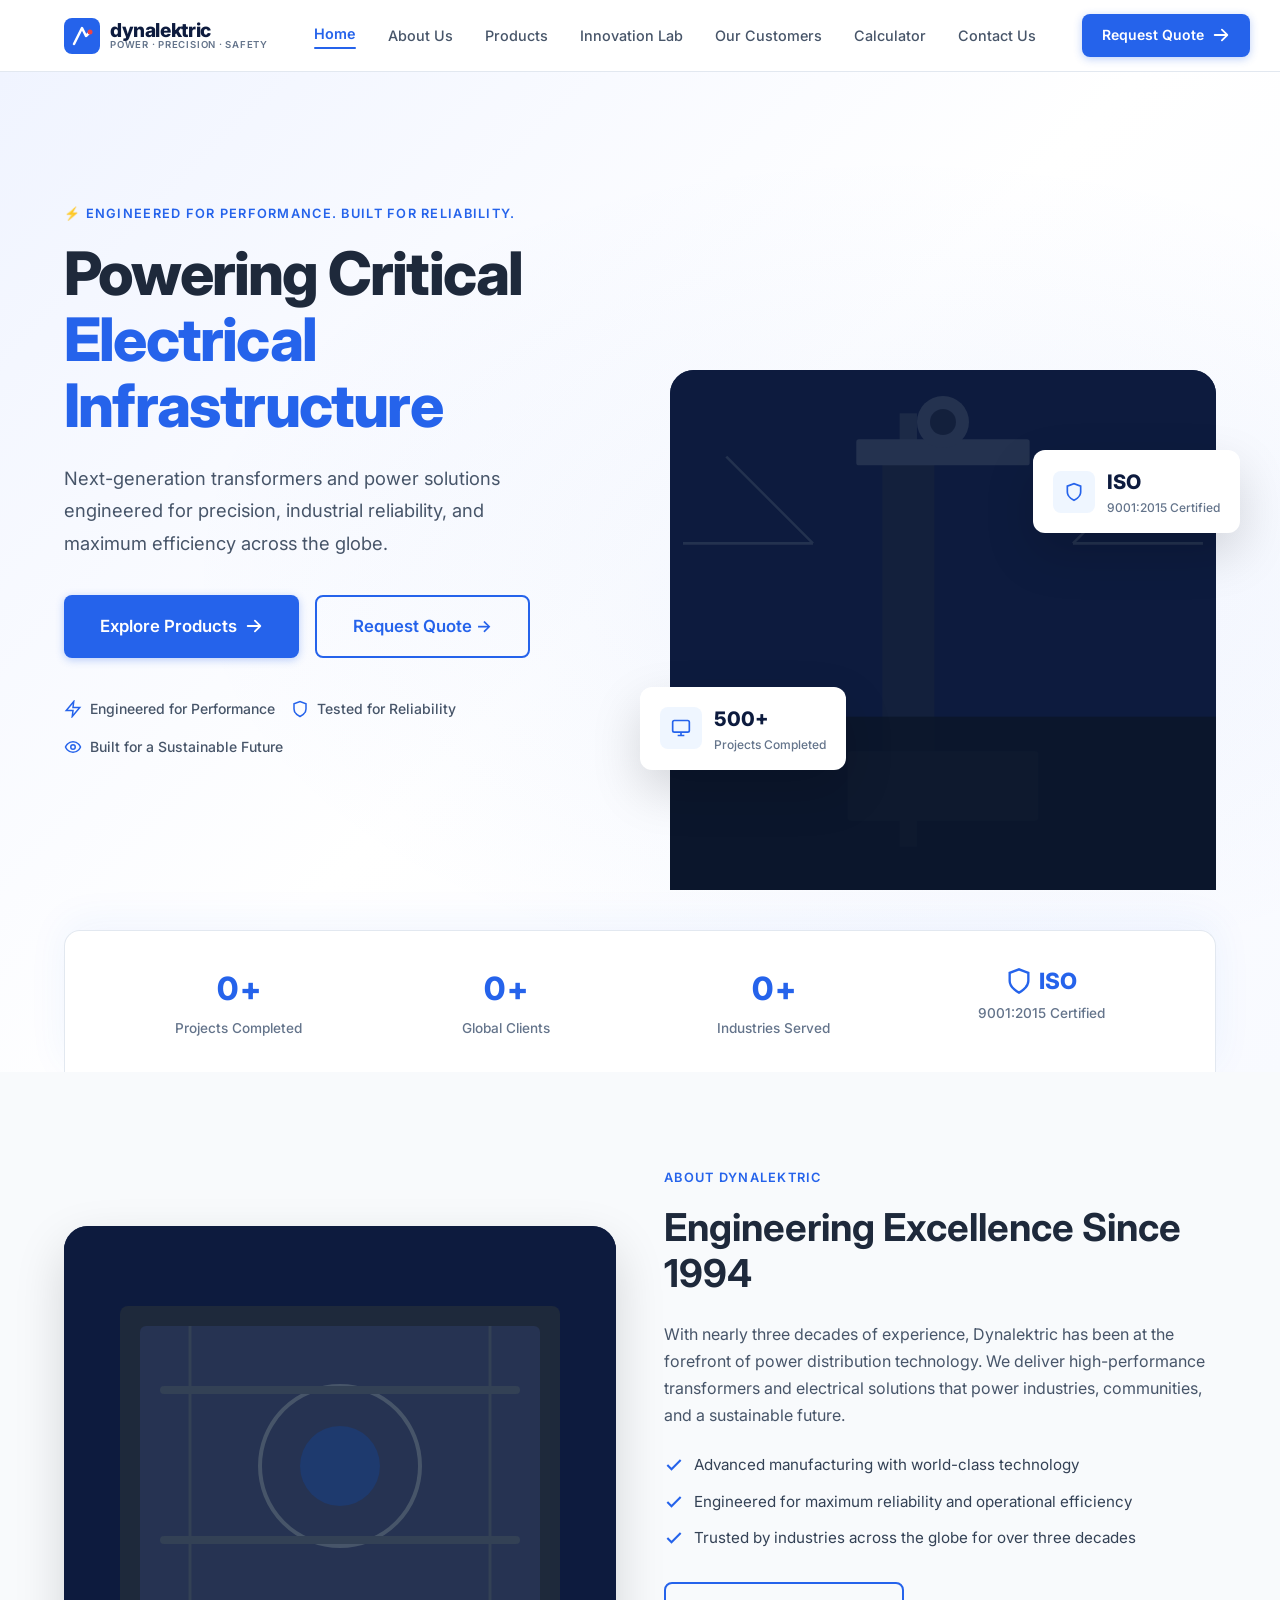
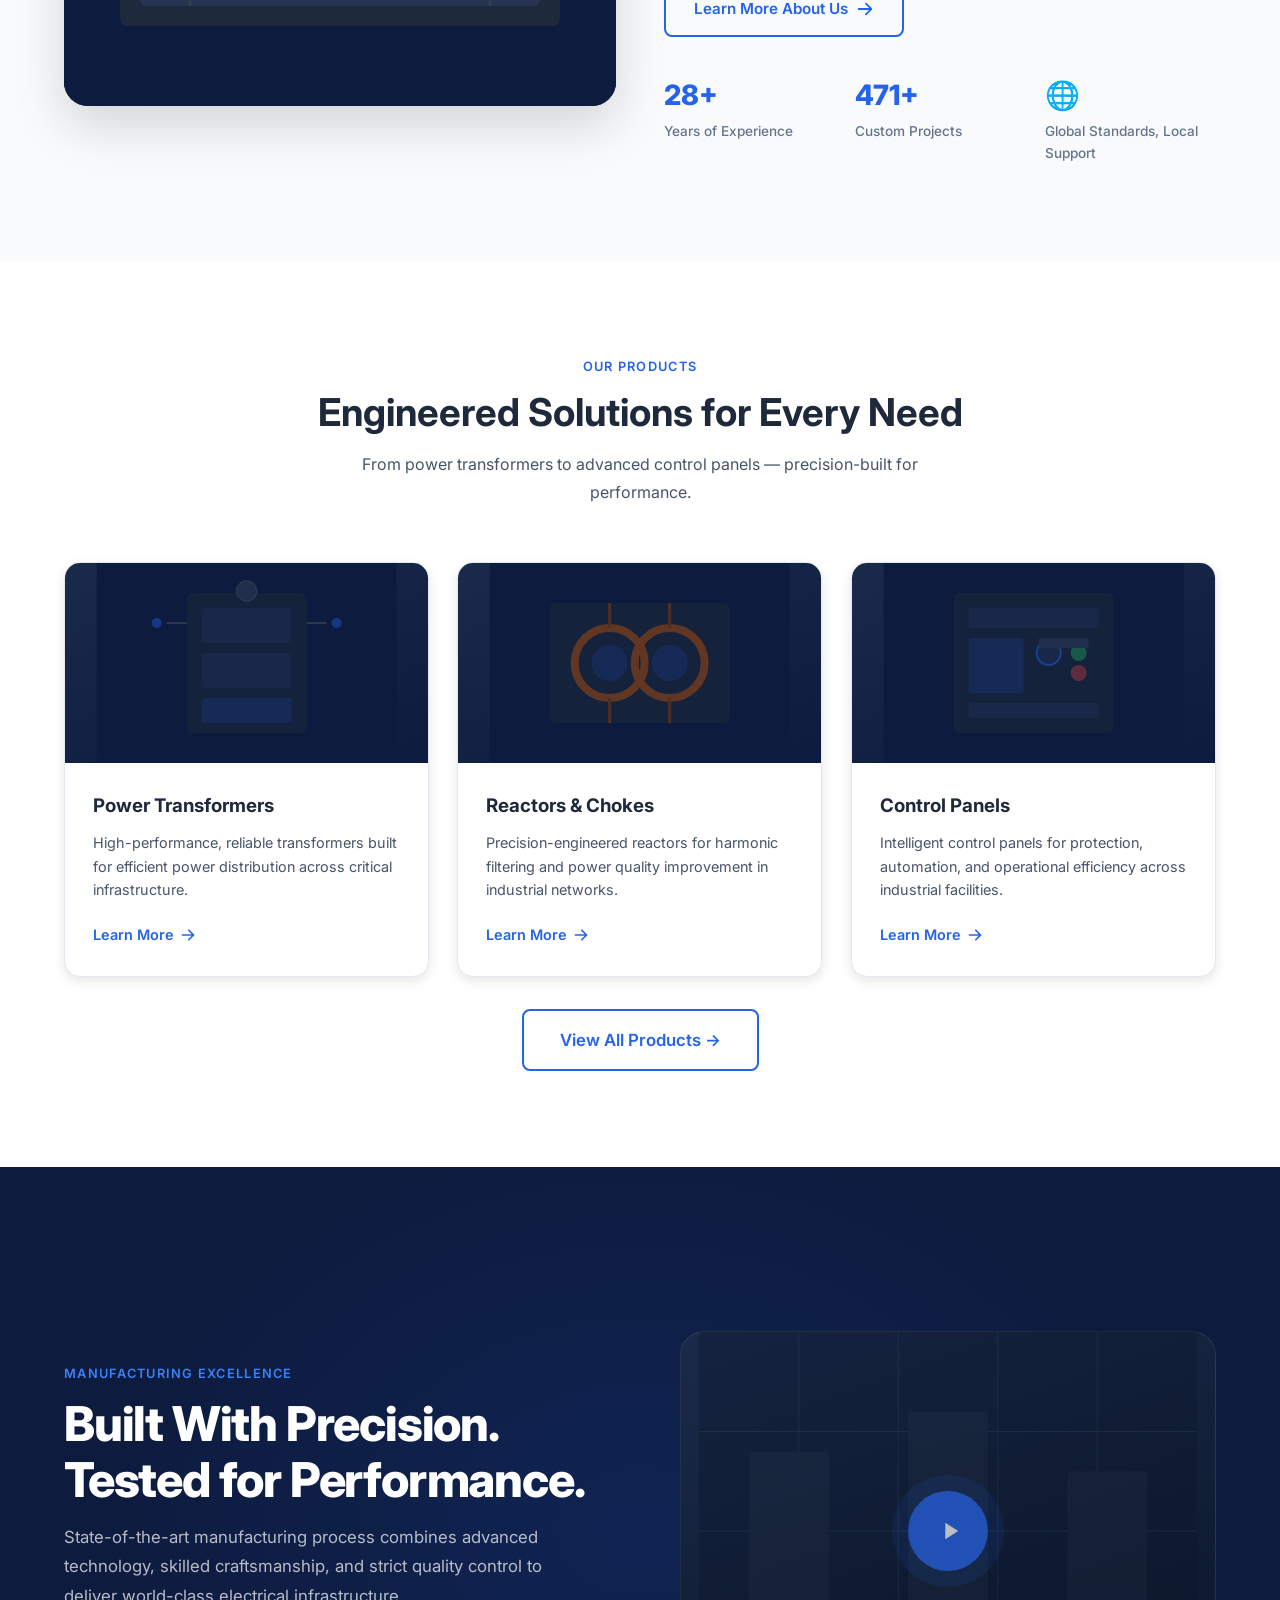
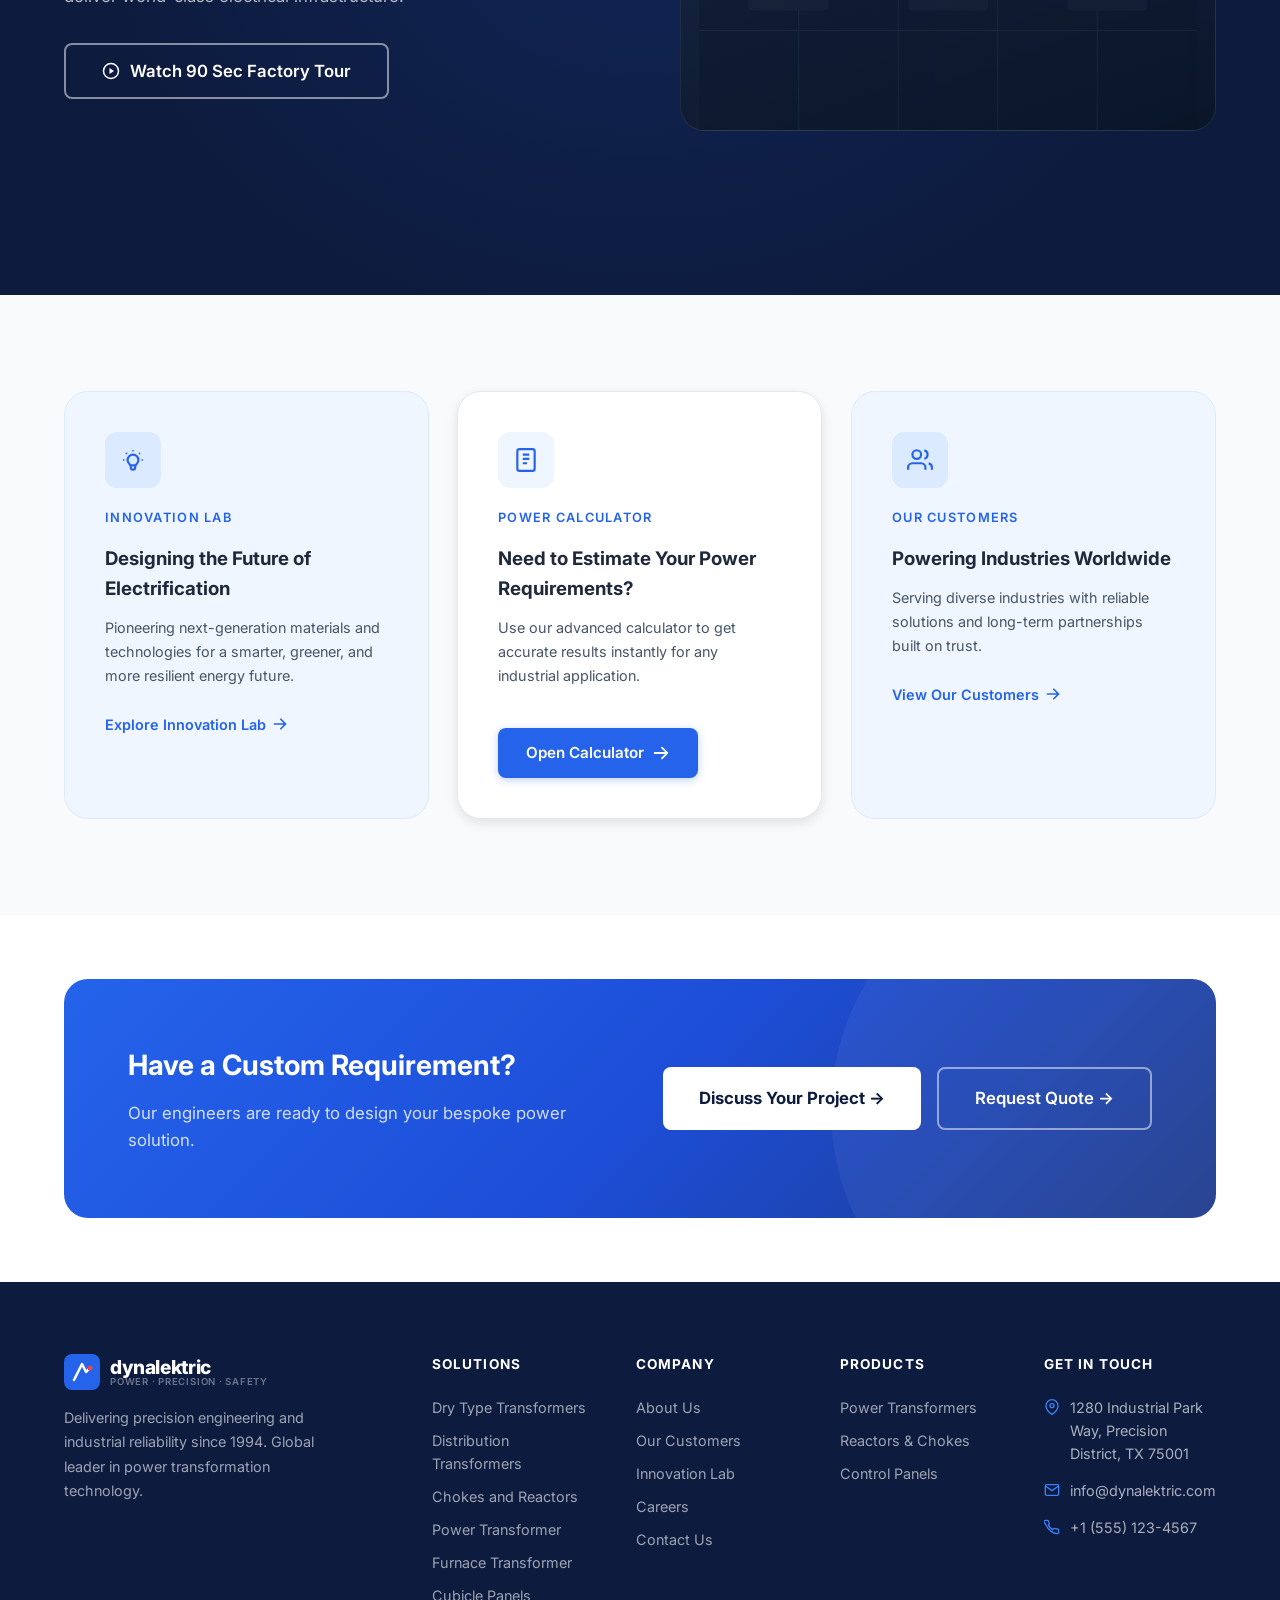
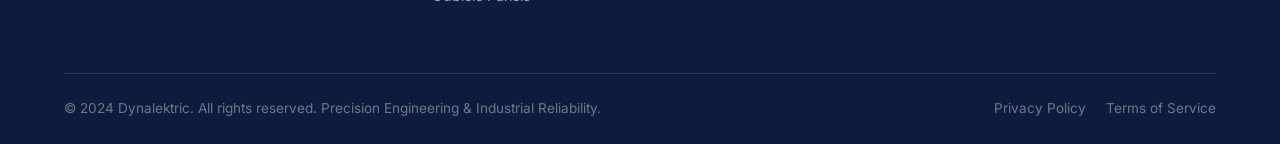
<file: index.html>
<!DOCTYPE html>
<html lang="en">
<head>
  <meta charset="UTF-8" />
  <meta name="viewport" content="width=device-width, initial-scale=1.0" />
  <title>Dynalektric — Powering Critical Electrical Infrastructure</title>
  <link rel="preconnect" href="https://fonts.googleapis.com" />
  <link href="https://fonts.googleapis.com/css2?family=Inter:wght@400;500;600;700;800&display=swap" rel="stylesheet" />
  <link rel="stylesheet" href="styles.css" />
</head>
<body>

<!-- ══ NAVBAR ══════════════════════════════════════════════ -->
<nav class="navbar">
  <div class="container nav-inner">
    <a href="index.html" class="nav-logo">
      <svg class="logo-mark" viewBox="0 0 36 36" fill="none">
        <rect width="36" height="36" rx="8" fill="#2563EB"/>
        <path d="M10 26L18 10L22 18L26 14" stroke="white" stroke-width="2.5" stroke-linecap="round" stroke-linejoin="round"/>
        <circle cx="26" cy="14" r="2.5" fill="#EF4444"/>
      </svg>
      <div class="logo-text">
        <span class="logo-name">dynalektric</span>
        <span class="logo-tag">Power · Precision · Safety</span>
      </div>
    </a>
    <div class="nav-links">
      <a href="index.html" class="active">Home</a>
      <a href="about.html">About Us</a>
      <a href="products.html">Products</a>
      <a href="innovation.html">Innovation Lab</a>
      <a href="customers.html">Our Customers</a>
      <a href="calculator.html">Calculator</a>
      <a href="contact.html">Contact Us</a>
    </div>
    <div class="nav-cta">
      <a href="contact.html" class="btn btn-primary" style="padding:10px 20px;font-size:.875rem;">
        Request Quote
        <svg viewBox="0 0 20 20" fill="currentColor"><path fill-rule="evenodd" d="M10.293 3.293a1 1 0 011.414 0l6 6a1 1 0 010 1.414l-6 6a1 1 0 01-1.414-1.414L14.586 11H3a1 1 0 110-2h11.586l-4.293-4.293a1 1 0 010-1.414z" clip-rule="evenodd"/></svg>
      </a>
    </div>
    <button class="nav-toggle" aria-label="Open menu">
      <span></span><span></span><span></span>
    </button>
  </div>
</nav>

<!-- Mobile Nav -->
<div class="mobile-nav">
  <div class="mobile-nav-close">✕</div>
  <a href="index.html" class="active">Home</a>
  <a href="about.html">About Us</a>
  <a href="products.html">Products</a>
  <a href="innovation.html">Innovation Lab</a>
  <a href="customers.html">Our Customers</a>
  <a href="calculator.html">Calculator</a>
  <a href="contact.html">Contact Us</a>
  <a href="contact.html" class="btn btn-primary mt-4" style="justify-content:center;">Request Quote →</a>
</div>

<!-- ══ HERO ════════════════════════════════════════════════ -->
<section class="hero-home snap-section">
  <div class="container">
    <div class="hero-home-inner">
      <div class="hero-home-content animate">
        <div class="label">⚡ Engineered for Performance. Built for Reliability.</div>
        <h1 class="display-1">
          Powering Critical<br>
          <span>Electrical Infrastructure</span>
        </h1>
        <p>Next-generation transformers and power solutions engineered for precision, industrial reliability, and maximum efficiency across the globe.</p>
        <div style="display:flex;gap:16px;flex-wrap:wrap;">
          <a href="products.html" class="btn btn-primary btn-lg">
            Explore Products
            <svg viewBox="0 0 20 20" fill="currentColor"><path fill-rule="evenodd" d="M10.293 3.293a1 1 0 011.414 0l6 6a1 1 0 010 1.414l-6 6a1 1 0 01-1.414-1.414L14.586 11H3a1 1 0 110-2h11.586l-4.293-4.293a1 1 0 010-1.414z" clip-rule="evenodd"/></svg>
          </a>
          <a href="contact.html" class="btn btn-secondary btn-lg">Request Quote →</a>
        </div>
        <div class="hero-badges">
          <span class="hero-badge">
            <svg viewBox="0 0 24 24" fill="none" stroke="currentColor" stroke-width="2"><path d="M13 2L3 14h9l-1 8 10-12h-9l1-8z"/></svg>
            Engineered for Performance
          </span>
          <span class="hero-badge">
            <svg viewBox="0 0 24 24" fill="none" stroke="currentColor" stroke-width="2"><path d="M12 22s8-4 8-10V5l-8-3-8 3v7c0 6 8 10 8 10z"/></svg>
            Tested for Reliability
          </span>
          <span class="hero-badge">
            <svg viewBox="0 0 24 24" fill="none" stroke="currentColor" stroke-width="2"><path d="M2 12s3-7 10-7 10 7 10 7-3 7-10 7-10-7-10-7z"/><circle cx="12" cy="12" r="3"/></svg>
            Built for a Sustainable Future
          </span>
        </div>
      </div>
      <div class="hero-home-visual animate animate-delay-2">
        <div class="hero-img-wrap">
          <div class="hero-img-main">
            <svg viewBox="0 0 620 520" xmlns="http://www.w3.org/2000/svg" style="position:absolute;inset:0;width:100%;height:100%;">
              <rect fill="#0d1b3e" width="620" height="520"/>
              <rect x="0" y="380" width="620" height="140" fill="#070e22"/>
              <g opacity=".5">
                <rect x="260" y="60" width="18" height="300" fill="#334155"/>
                <rect x="342" y="60" width="18" height="300" fill="#334155"/>
                <rect x="240" y="100" width="140" height="30" fill="#1e293b" rx="4"/>
                <rect x="230" y="340" width="160" height="60" fill="#1e3a6e" rx="6"/>
                <rect x="200" y="380" width="220" height="20" fill="#263352"/>
                <circle cx="265" cy="80" r="22" fill="#1e3a6e" stroke="#475569" stroke-width="2"/>
                <circle cx="355" cy="80" r="22" fill="#1e3a6e" stroke="#475569" stroke-width="2"/>
                <circle cx="310" cy="60" r="15" fill="#2563EB" opacity=".6"/>
                <line x1="200" y1="130" x2="100" y2="80" stroke="#475569" stroke-width="2.5"/>
                <line x1="200" y1="150" x2="60"  y2="150" stroke="#475569" stroke-width="2.5"/>
                <line x1="420" y1="130" x2="520" y2="80" stroke="#475569" stroke-width="2.5"/>
                <line x1="420" y1="150" x2="560" y2="150" stroke="#475569" stroke-width="2.5"/>
                <circle cx="100" cy="80" r="8" fill="#2563EB" opacity=".8"/>
                <circle cx="60" cy="150" r="8" fill="#2563EB" opacity=".8"/>
                <circle cx="520" cy="80" r="8" fill="#2563EB" opacity=".8"/>
                <circle cx="560" cy="150" r="8" fill="#2563EB" opacity=".8"/>
                <rect x="270" y="130" width="80" height="180" fill="#263352" rx="4"/>
                <rect x="280" y="140" width="60" height="40" fill="#1e3a6e" rx="2"/>
                <rect x="280" y="190" width="60" height="40" fill="#1e3a6e" rx="2"/>
                <rect x="280" y="240" width="60" height="40" fill="#1e3a6e" rx="2"/>
              </g>
              <rect x="0" y="460" width="620" height="60" fill="rgba(7,14,34,.9)"/>
              <text x="310" y="490" text-anchor="middle" fill="rgba(255,255,255,.15)" font-size="11" font-family="monospace">DYNALEKTRIC POWER SYSTEMS</text>
            </svg>
          </div>
          <!-- Float cards -->
          <div class="hero-float-card card-1 animate animate-delay-3">
            <div class="fc-icon">
              <svg viewBox="0 0 24 24" fill="none" stroke="currentColor" stroke-width="2"><rect x="2" y="3" width="20" height="14" rx="2"/><path d="M8 21h8M12 17v4"/></svg>
            </div>
            <div class="fc-text">
              <div class="fc-num"><span data-count="500">0</span>+</div>
              <div class="fc-label">Projects Completed</div>
            </div>
          </div>
          <div class="hero-float-card card-2 animate animate-delay-4">
            <div class="fc-icon">
              <svg viewBox="0 0 24 24" fill="none" stroke="currentColor" stroke-width="2"><path d="M12 22s8-4 8-10V5l-8-3-8 3v7c0 6 8 10 8 10z"/></svg>
            </div>
            <div class="fc-text">
              <div class="fc-num">ISO</div>
              <div class="fc-label">9001:2015 Certified</div>
            </div>
          </div>
        </div>
      </div>
    </div>
  </div>

  <!-- Stats Bar -->
  <div class="container">
    <div class="stats-bar">
      <div class="stat-item">
        <div class="stat-num"><span data-count="500">0</span>+</div>
        <div class="stat-label">Projects Completed</div>
      </div>
      <div class="stat-item">
        <div class="stat-num"><span data-count="50">0</span>+</div>
        <div class="stat-label">Global Clients</div>
      </div>
      <div class="stat-item">
        <div class="stat-num"><span data-count="10">0</span>+</div>
        <div class="stat-label">Industries Served</div>
      </div>
      <div class="stat-item">
        <div class="stat-num" style="font-size:1.4rem;gap:6px;">
          <svg width="28" height="28" viewBox="0 0 24 24" fill="none" stroke="currentColor" stroke-width="2"><path d="M12 22s8-4 8-10V5l-8-3-8 3v7c0 6 8 10 8 10z"/></svg>
          ISO
        </div>
        <div class="stat-label">9001:2015 Certified</div>
      </div>
    </div>
  </div>
</section>

<!-- ══ ABOUT HOME ═══════════════════════════════════════════ -->
<section class="section about-home snap-section">
  <div class="container">
    <div class="grid-2">
      <div class="about-img-wrap animate anim-left">
        <svg viewBox="0 0 600 480" xmlns="http://www.w3.org/2000/svg" style="position:absolute;inset:0;width:100%;height:100%;">
          <rect fill="#0d1b3e" width="600" height="480"/>
          <rect x="40" y="40" width="520" height="400" fill="#1a2a4a" rx="8"/>
          <g opacity=".6">
            <rect x="100" y="100" width="160" height="280" fill="#1e293b" rx="6"/>
            <rect x="120" y="120" width="120" height="60" fill="#263352" rx="4"/>
            <rect x="120" y="200" width="120" height="60" fill="#263352" rx="4"/>
            <rect x="120" y="280" width="120" height="60" fill="#263352" rx="4"/>
            <rect x="340" y="100" width="160" height="280" fill="#1e293b" rx="6"/>
            <rect x="360" y="120" width="120" height="60" fill="#263352" rx="4"/>
            <rect x="360" y="200" width="120" height="60" fill="#263352" rx="4"/>
            <rect x="360" y="280" width="120" height="60" fill="#263352" rx="4"/>
            <line x1="260" y1="100" x2="340" y2="100" stroke="#334155" stroke-width="3"/>
            <line x1="260" y1="380" x2="340" y2="380" stroke="#334155" stroke-width="3"/>
            <circle cx="300" cy="240" r="30" fill="#1e3a6e" stroke="#2563EB" stroke-width="2"/>
            <text x="300" y="246" text-anchor="middle" fill="#2563EB" font-size="14" font-weight="bold">⚡</text>
          </g>
          <rect x="40" y="400" width="520" height="40" fill="rgba(7,14,34,.7)" rx="0 0 8 8"/>
          <text x="300" y="425" text-anchor="middle" fill="rgba(255,255,255,.2)" font-size="11" font-family="monospace">MANUFACTURING FACILITY</text>
        </svg>
      </div>
      <div class="animate animate-delay-1 anim-right">
        <div class="label">About Dynalektric</div>
        <h2 class="h1 mt-4 mb-6">Engineering Excellence Since 1994</h2>
        <p class="body-md mb-6">With nearly three decades of experience, Dynalektric has been at the forefront of power distribution technology. We deliver high-performance transformers and electrical solutions that power industries, communities, and a sustainable future.</p>
        <ul style="display:flex;flex-direction:column;gap:12px;margin-bottom:32px;">
          <li style="display:flex;align-items:center;gap:10px;font-size:.95rem;color:var(--gray-700);">
            <svg width="20" height="20" viewBox="0 0 24 24" fill="none" stroke="var(--blue)" stroke-width="2.5"><path d="M20 6L9 17l-5-5"/></svg>
            Advanced manufacturing with world-class technology
          </li>
          <li style="display:flex;align-items:center;gap:10px;font-size:.95rem;color:var(--gray-700);">
            <svg width="20" height="20" viewBox="0 0 24 24" fill="none" stroke="var(--blue)" stroke-width="2.5"><path d="M20 6L9 17l-5-5"/></svg>
            Engineered for maximum reliability and operational efficiency
          </li>
          <li style="display:flex;align-items:center;gap:10px;font-size:.95rem;color:var(--gray-700);">
            <svg width="20" height="20" viewBox="0 0 24 24" fill="none" stroke="var(--blue)" stroke-width="2.5"><path d="M20 6L9 17l-5-5"/></svg>
            Trusted by industries across the globe for over three decades
          </li>
        </ul>
        <a href="about.html" class="btn btn-secondary">
          Learn More About Us
          <svg viewBox="0 0 20 20" fill="currentColor"><path fill-rule="evenodd" d="M10.293 3.293a1 1 0 011.414 0l6 6a1 1 0 010 1.414l-6 6a1 1 0 01-1.414-1.414L14.586 11H3a1 1 0 110-2h11.586l-4.293-4.293a1 1 0 010-1.414z" clip-rule="evenodd"/></svg>
        </a>
        <div class="about-mini-stats mt-8">
          <div class="mini-stat">
            <div class="mini-stat-num"><span data-count="30">0</span>+</div>
            <div class="mini-stat-label">Years of Experience</div>
          </div>
          <div class="mini-stat">
            <div class="mini-stat-num"><span data-count="500">0</span>+</div>
            <div class="mini-stat-label">Custom Projects</div>
          </div>
          <div class="mini-stat">
            <div class="mini-stat-num">🌐</div>
            <div class="mini-stat-label">Global Standards, Local Support</div>
          </div>
        </div>
      </div>
    </div>
  </div>
</section>

<!-- ══ PRODUCTS ═════════════════════════════════════════════ -->
<section class="section snap-section" style="background:var(--white);">
  <div class="container">
    <div class="section-header center animate">
      <div class="label">Our Products</div>
      <h2 class="h1">Engineered Solutions for Every Need</h2>
      <p class="body-md mx-auto">From power transformers to advanced control panels — precision-built for performance.</p>
    </div>
    <div class="grid-3">
      <div class="product-card animate animate-delay-1 anim-scale">
        <div class="product-card-img">
          <svg viewBox="0 0 300 200" xmlns="http://www.w3.org/2000/svg" style="position:absolute;inset:0;width:100%;height:100%;">
            <rect fill="#0d1b3e" width="300" height="200"/>
            <g opacity=".5">
              <rect x="90" y="30" width="120" height="140" fill="#1e293b" rx="6"/>
              <rect x="105" y="45" width="90" height="35" fill="#263352" rx="3"/>
              <rect x="105" y="90" width="90" height="35" fill="#263352" rx="3"/>
              <rect x="105" y="135" width="90" height="25" fill="#1e3a6e" rx="3"/>
              <circle cx="150" cy="28" r="10" fill="#334155" stroke="#475569" stroke-width="1.5"/>
              <line x1="70" y1="60" x2="90" y2="60" stroke="#475569" stroke-width="2"/>
              <line x1="210" y1="60" x2="230" y2="60" stroke="#475569" stroke-width="2"/>
              <circle cx="60" cy="60" r="5" fill="#2563EB" opacity=".8"/>
              <circle cx="240" cy="60" r="5" fill="#2563EB" opacity=".8"/>
            </g>
          </svg>
        </div>
        <div class="product-card-body">
          <h3>Power Transformers</h3>
          <p>High-performance, reliable transformers built for efficient power distribution across critical infrastructure.</p>
          <a href="products.html" class="link-arrow">Learn More <svg viewBox="0 0 20 20" fill="currentColor"><path fill-rule="evenodd" d="M10.293 3.293a1 1 0 011.414 0l6 6a1 1 0 010 1.414l-6 6a1 1 0 01-1.414-1.414L14.586 11H3a1 1 0 110-2h11.586l-4.293-4.293a1 1 0 010-1.414z" clip-rule="evenodd"/></svg></a>
        </div>
      </div>
      <div class="product-card animate animate-delay-2 anim-scale">
        <div class="product-card-img">
          <svg viewBox="0 0 300 200" xmlns="http://www.w3.org/2000/svg" style="position:absolute;inset:0;width:100%;height:100%;">
            <rect fill="#0d1b3e" width="300" height="200"/>
            <g opacity=".5">
              <rect x="60" y="40" width="180" height="120" fill="#1e293b" rx="6"/>
              <circle cx="120" cy="100" r="35" fill="none" stroke="#b45309" stroke-width="8"/>
              <circle cx="180" cy="100" r="35" fill="none" stroke="#b45309" stroke-width="8"/>
              <circle cx="120" cy="100" r="18" fill="#1e3a6e"/>
              <circle cx="180" cy="100" r="18" fill="#1e3a6e"/>
              <line x1="120" y1="65" x2="120" y2="40" stroke="#92400e" stroke-width="3"/>
              <line x1="180" y1="65" x2="180" y2="40" stroke="#92400e" stroke-width="3"/>
              <line x1="120" y1="135" x2="120" y2="160" stroke="#92400e" stroke-width="3"/>
              <line x1="180" y1="135" x2="180" y2="160" stroke="#92400e" stroke-width="3"/>
            </g>
          </svg>
        </div>
        <div class="product-card-body">
          <h3>Reactors & Chokes</h3>
          <p>Precision-engineered reactors for harmonic filtering and power quality improvement in industrial networks.</p>
          <a href="products.html" class="link-arrow">Learn More <svg viewBox="0 0 20 20" fill="currentColor"><path fill-rule="evenodd" d="M10.293 3.293a1 1 0 011.414 0l6 6a1 1 0 010 1.414l-6 6a1 1 0 01-1.414-1.414L14.586 11H3a1 1 0 110-2h11.586l-4.293-4.293a1 1 0 010-1.414z" clip-rule="evenodd"/></svg></a>
        </div>
      </div>
      <div class="product-card animate animate-delay-3 anim-scale">
        <div class="product-card-img">
          <svg viewBox="0 0 300 200" xmlns="http://www.w3.org/2000/svg" style="position:absolute;inset:0;width:100%;height:100%;">
            <rect fill="#0d1b3e" width="300" height="200"/>
            <g opacity=".5">
              <rect x="70" y="30" width="160" height="140" fill="#1e293b" rx="6"/>
              <rect x="85" y="45" width="130" height="20" fill="#263352" rx="3"/>
              <rect x="85" y="75" width="55" height="55" fill="#1e3a6e" rx="4"/>
              <rect x="85" y="140" width="130" height="15" fill="#263352" rx="3"/>
              <circle cx="165" cy="90" r="12" fill="#263352" stroke="#2563EB" stroke-width="2"/>
              <circle cx="195" cy="90" r="8" fill="#22c55e" opacity=".7"/>
              <circle cx="195" cy="110" r="8" fill="#ef4444" opacity=".7"/>
              <rect x="155" y="75" width="50" height="10" fill="#334155" rx="2"/>
            </g>
          </svg>
        </div>
        <div class="product-card-body">
          <h3>Control Panels</h3>
          <p>Intelligent control panels for protection, automation, and operational efficiency across industrial facilities.</p>
          <a href="products.html" class="link-arrow">Learn More <svg viewBox="0 0 20 20" fill="currentColor"><path fill-rule="evenodd" d="M10.293 3.293a1 1 0 011.414 0l6 6a1 1 0 010 1.414l-6 6a1 1 0 01-1.414-1.414L14.586 11H3a1 1 0 110-2h11.586l-4.293-4.293a1 1 0 010-1.414z" clip-rule="evenodd"/></svg></a>
        </div>
      </div>
    </div>
    <div class="text-center mt-8 animate">
      <a href="products.html" class="btn btn-secondary btn-lg">View All Products →</a>
    </div>
  </div>
</section>

<!-- ══ DARK BANNER ══════════════════════════════════════════ -->
<section class="dark-banner section-sm snap-section">
  <div class="container">
    <div class="dark-banner-inner">
      <div class="animate anim-zoom">
        <div class="label" style="color:var(--blue-light);">Manufacturing Excellence</div>
        <h2 class="display-2" style="color:var(--white);margin-top:12px;margin-bottom:16px;">
          Built With Precision.<br>Tested for Performance.
        </h2>
        <p style="color:rgba(255,255,255,.7);font-size:1.05rem;line-height:1.75;margin-bottom:32px;max-width:480px;">State-of-the-art manufacturing process combines advanced technology, skilled craftsmanship, and strict quality control to deliver world-class electrical infrastructure.</p>
        <button class="btn btn-outline-white btn-lg" style="display:inline-flex;align-items:center;gap:10px;">
          <svg width="20" height="20" viewBox="0 0 24 24" fill="currentColor"><circle cx="12" cy="12" r="10" fill="none" stroke="currentColor" stroke-width="2"/><path d="M10 8l6 4-6 4V8z" fill="currentColor"/></svg>
          Watch 90 Sec Factory Tour
        </button>
      </div>
      <div class="factory-visual animate animate-delay-2 anim-right">
        <div class="play-btn">
          <svg viewBox="0 0 24 24" fill="currentColor"><path d="M8 5v14l11-7z"/></svg>
        </div>
        <svg viewBox="0 0 500 400" xmlns="http://www.w3.org/2000/svg" style="position:absolute;inset:0;width:100%;height:100%;opacity:.3;">
          <rect fill="#0a1628" width="500" height="400"/>
          <g stroke="#334155" stroke-width="1">
            <line x1="0" y1="100" x2="500" y2="100"/><line x1="0" y1="200" x2="500" y2="200"/>
            <line x1="0" y1="300" x2="500" y2="300"/><line x1="100" y1="0" x2="100" y2="400"/>
            <line x1="200" y1="0" x2="200" y2="400"/><line x1="300" y1="0" x2="300" y2="400"/>
            <line x1="400" y1="0" x2="400" y2="400"/>
          </g>
          <rect x="50" y="120" width="80" height="160" fill="#1e293b" rx="4"/>
          <rect x="210" y="80" width="80" height="200" fill="#1e293b" rx="4"/>
          <rect x="370" y="140" width="80" height="140" fill="#1e293b" rx="4"/>
        </svg>
      </div>
    </div>
  </div>
</section>

<!-- ══ THREE PROMO CARDS ════════════════════════════════════ -->
<section class="section snap-section" style="background:var(--gray-50);">
  <div class="container">
    <div class="grid-3" style="align-items:stretch;">
      <div class="promo-card blue-bg animate anim-flip">
        <div class="card-icon" style="background:var(--blue-100);">
          <svg viewBox="0 0 24 24" fill="none" stroke="currentColor" stroke-width="2"><path d="M9.663 17h4.673M12 3v1m6.364 1.636l-.707.707M21 12h-1M4 12H3m3.343-5.657l-.707-.707m2.828 9.9a5 5 0 117.072 0l-.548.547A3.374 3.374 0 0014 18.469V19a2 2 0 11-4 0v-.531c0-.895-.356-1.754-.988-2.386l-.548-.547z"/></svg>
        </div>
        <div class="label">Innovation Lab</div>
        <h3 class="mt-4 mb-4">Designing the Future of Electrification</h3>
        <p>Pioneering next-generation materials and technologies for a smarter, greener, and more resilient energy future.</p>
        <a href="innovation.html" class="link-arrow">Explore Innovation Lab <svg viewBox="0 0 20 20" fill="currentColor"><path fill-rule="evenodd" d="M10.293 3.293a1 1 0 011.414 0l6 6a1 1 0 010 1.414l-6 6a1 1 0 01-1.414-1.414L14.586 11H3a1 1 0 110-2h11.586l-4.293-4.293a1 1 0 010-1.414z" clip-rule="evenodd"/></svg></a>
      </div>
      <div class="promo-card white-bg animate animate-delay-2 anim-flip">
        <div class="card-icon">
          <svg viewBox="0 0 24 24" fill="none" stroke="currentColor" stroke-width="2"><rect x="4" y="2" width="16" height="20" rx="2"/><path d="M9 7h6M9 11h6M9 15h4"/></svg>
        </div>
        <div class="label">Power Calculator</div>
        <h3 class="mt-4 mb-4">Need to Estimate Your Power Requirements?</h3>
        <p>Use our advanced calculator to get accurate results instantly for any industrial application.</p>
        <a href="calculator.html" class="btn btn-primary mt-4">
          Open Calculator
          <svg viewBox="0 0 20 20" fill="currentColor"><path fill-rule="evenodd" d="M10.293 3.293a1 1 0 011.414 0l6 6a1 1 0 010 1.414l-6 6a1 1 0 01-1.414-1.414L14.586 11H3a1 1 0 110-2h11.586l-4.293-4.293a1 1 0 010-1.414z" clip-rule="evenodd"/></svg>
        </a>
      </div>
      <div class="promo-card blue-bg animate animate-delay-3 anim-flip">
        <div class="card-icon" style="background:var(--blue-100);">
          <svg viewBox="0 0 24 24" fill="none" stroke="currentColor" stroke-width="2"><path d="M17 21v-2a4 4 0 0 0-4-4H5a4 4 0 0 0-4 4v2"/><circle cx="9" cy="7" r="4"/><path d="M23 21v-2a4 4 0 0 0-3-3.87M16 3.13a4 4 0 0 1 0 7.75"/></svg>
        </div>
        <div class="label">Our Customers</div>
        <h3 class="mt-4 mb-4">Powering Industries Worldwide</h3>
        <p>Serving diverse industries with reliable solutions and long-term partnerships built on trust.</p>
        <a href="customers.html" class="link-arrow">View Our Customers <svg viewBox="0 0 20 20" fill="currentColor"><path fill-rule="evenodd" d="M10.293 3.293a1 1 0 011.414 0l6 6a1 1 0 010 1.414l-6 6a1 1 0 01-1.414-1.414L14.586 11H3a1 1 0 110-2h11.586l-4.293-4.293a1 1 0 010-1.414z" clip-rule="evenodd"/></svg></a>
      </div>
    </div>
  </div>
</section>

<!-- ══ CTA BANNER ═══════════════════════════════════════════ -->
<section class="section-sm snap-section" style="background:var(--white);">
  <div class="container animate anim-zoom">
    <div class="cta-banner">
      <div class="cta-banner-content">
        <h2>Have a Custom Requirement?</h2>
        <p>Our engineers are ready to design your bespoke power solution.</p>
      </div>
      <div class="cta-banner-actions">
        <a href="contact.html" class="btn btn-white btn-lg">Discuss Your Project →</a>
        <a href="contact.html" class="btn btn-outline-white btn-lg">Request Quote →</a>
      </div>
    </div>
  </div>
</section>

<!-- ══ FOOTER ═══════════════════════════════════════════════ -->
<footer class="footer snap-section">
  <div class="container">
    <div class="footer-main">
      <div class="footer-brand">
        <a href="index.html" class="nav-logo">
          <svg class="logo-mark" viewBox="0 0 36 36" fill="none">
            <rect width="36" height="36" rx="8" fill="#2563EB"/>
            <path d="M10 26L18 10L22 18L26 14" stroke="white" stroke-width="2.5" stroke-linecap="round" stroke-linejoin="round"/>
            <circle cx="26" cy="14" r="2.5" fill="#EF4444"/>
          </svg>
          <div class="logo-text">
            <span class="logo-name">dynalektric</span>
            <span class="logo-tag">Power · Precision · Safety</span>
          </div>
        </a>
        <p>Delivering precision engineering and industrial reliability since 1994. Global leader in power transformation technology.</p>
      </div>
      <div class="footer-col">
        <h4>Solutions</h4>
        <a href="products.html">Dry Type Transformers</a>
        <a href="products.html">Distribution Transformers</a>
        <a href="products.html">Chokes and Reactors</a>
        <a href="products.html">Power Transformer</a>
        <a href="products.html">Furnace Transformer</a>
        <a href="products.html">Cubicle Panels</a>
      </div>
      <div class="footer-col">
        <h4>Company</h4>
        <a href="about.html">About Us</a>
        <a href="customers.html">Our Customers</a>
        <a href="innovation.html">Innovation Lab</a>
        <a href="contact.html">Careers</a>
        <a href="contact.html">Contact Us</a>
      </div>
      <div class="footer-col">
        <h4>Products</h4>
        <a href="products.html">Power Transformers</a>
        <a href="products.html">Reactors & Chokes</a>
        <a href="products.html">Control Panels</a>
      </div>
      <div class="footer-col">
        <h4>Get In Touch</h4>
        <div class="footer-contact-item">
          <svg viewBox="0 0 24 24" fill="none" stroke="currentColor" stroke-width="2"><path d="M21 10c0 7-9 13-9 13s-9-6-9-13a9 9 0 0118 0z"/><circle cx="12" cy="10" r="3"/></svg>
          <span>1280 Industrial Park Way, Precision District, TX 75001</span>
        </div>
        <div class="footer-contact-item">
          <svg viewBox="0 0 24 24" fill="none" stroke="currentColor" stroke-width="2"><path d="M4 4h16c1.1 0 2 .9 2 2v12c0 1.1-.9 2-2 2H4c-1.1 0-2-.9-2-2V6c0-1.1.9-2 2-2z"/><polyline points="22,6 12,13 2,6"/></svg>
          <span>info@dynalektric.com</span>
        </div>
        <div class="footer-contact-item">
          <svg viewBox="0 0 24 24" fill="none" stroke="currentColor" stroke-width="2"><path d="M22 16.92v3a2 2 0 01-2.18 2 19.79 19.79 0 01-8.63-3.07A19.5 19.5 0 013.07 8.81 19.79 19.79 0 01.04 4.18 2 2 0 012 2h3a2 2 0 012 1.72c.127.96.361 1.903.7 2.81a2 2 0 01-.45 2.11L6.91 9.91a16 16 0 006.08 6.08l1.27-1.27a2 2 0 012.11-.45c.907.339 1.85.573 2.81.7A2 2 0 0122 16.92z"/></svg>
          <span>+1 (555) 123-4567</span>
        </div>
      </div>
    </div>
    <div class="footer-bottom">
      <span>© 2024 Dynalektric. All rights reserved. Precision Engineering &amp; Industrial Reliability.</span>
      <div style="display:flex;gap:20px;">
        <a href="#">Privacy Policy</a>
        <a href="#">Terms of Service</a>
      </div>
    </div>
  </div>
</footer>

<button class="scroll-top" id="scrollTop" aria-label="Back to top">
  <svg viewBox="0 0 24 24" fill="none" stroke="currentColor" stroke-width="2.5" stroke-linecap="round" stroke-linejoin="round"><polyline points="18 15 12 9 6 15"/></svg>
</button>
<script src="script.js"></script>
</body>
</html>
</file>
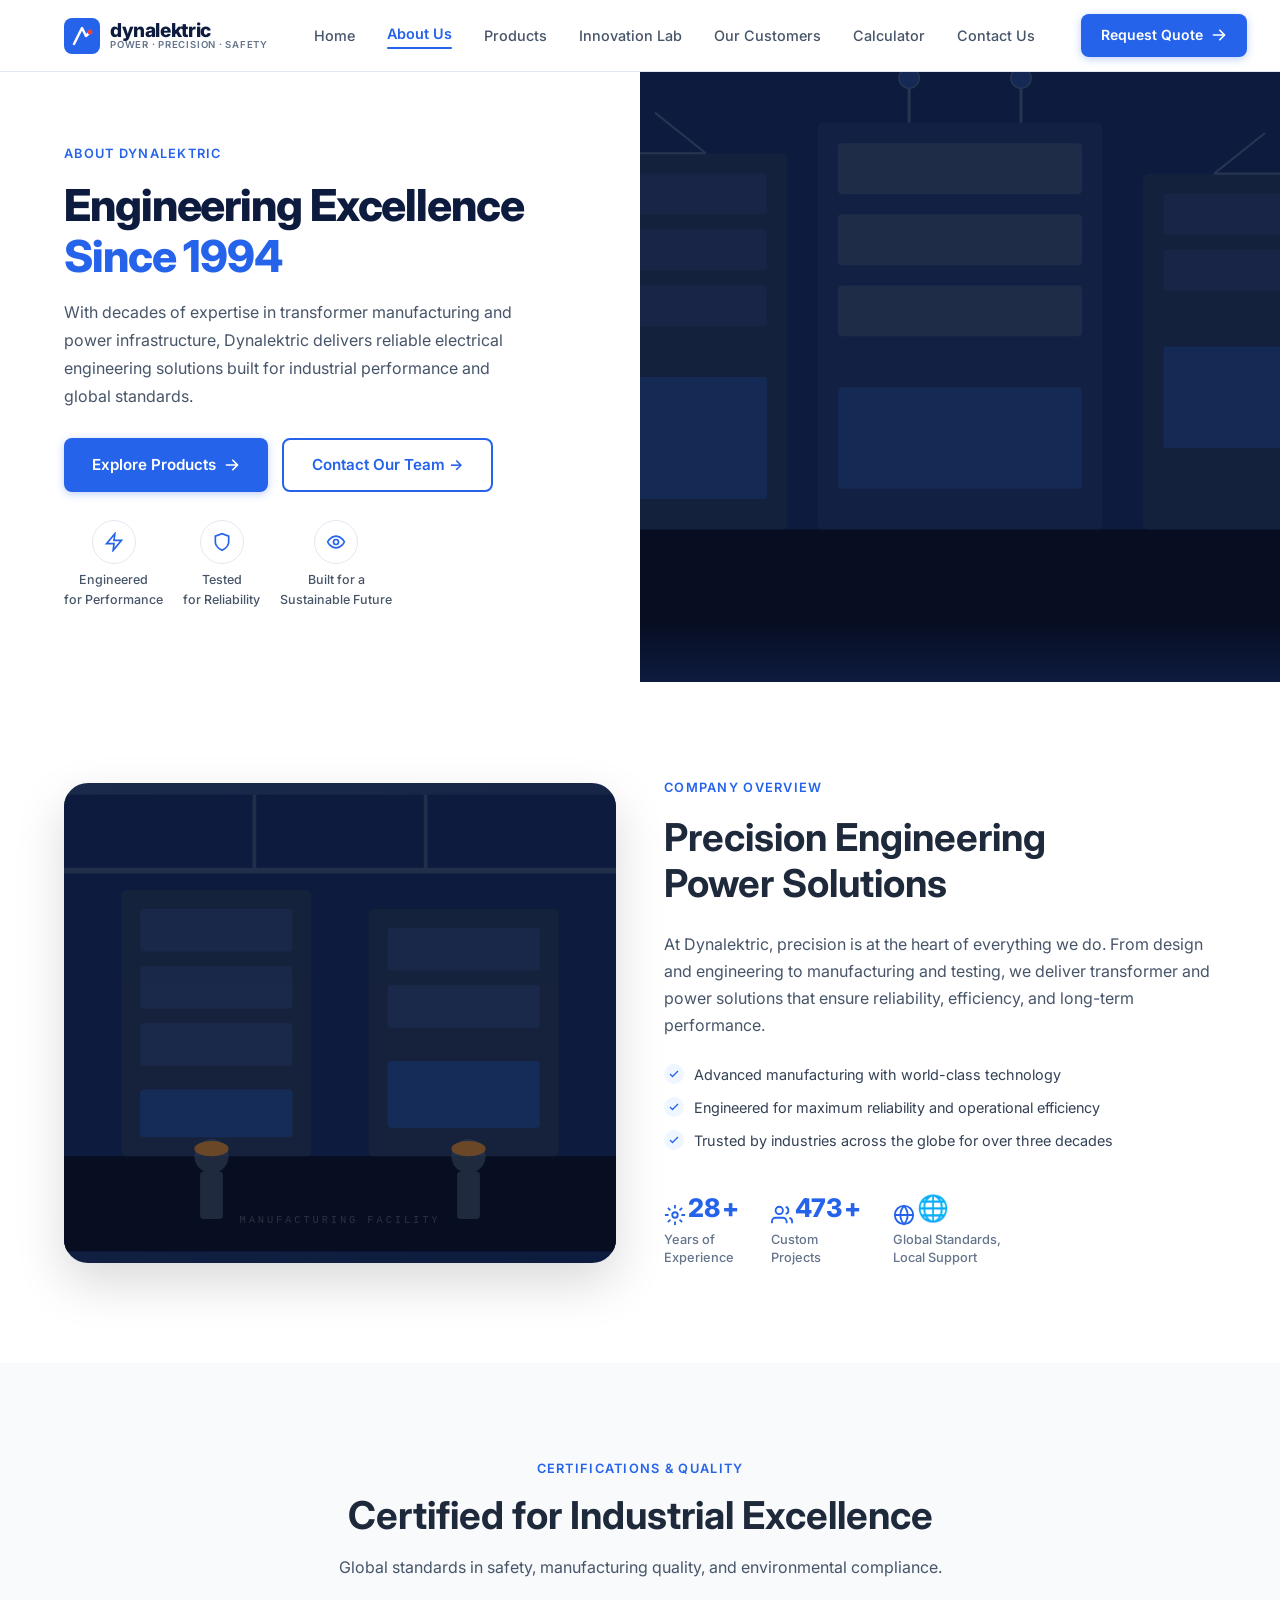
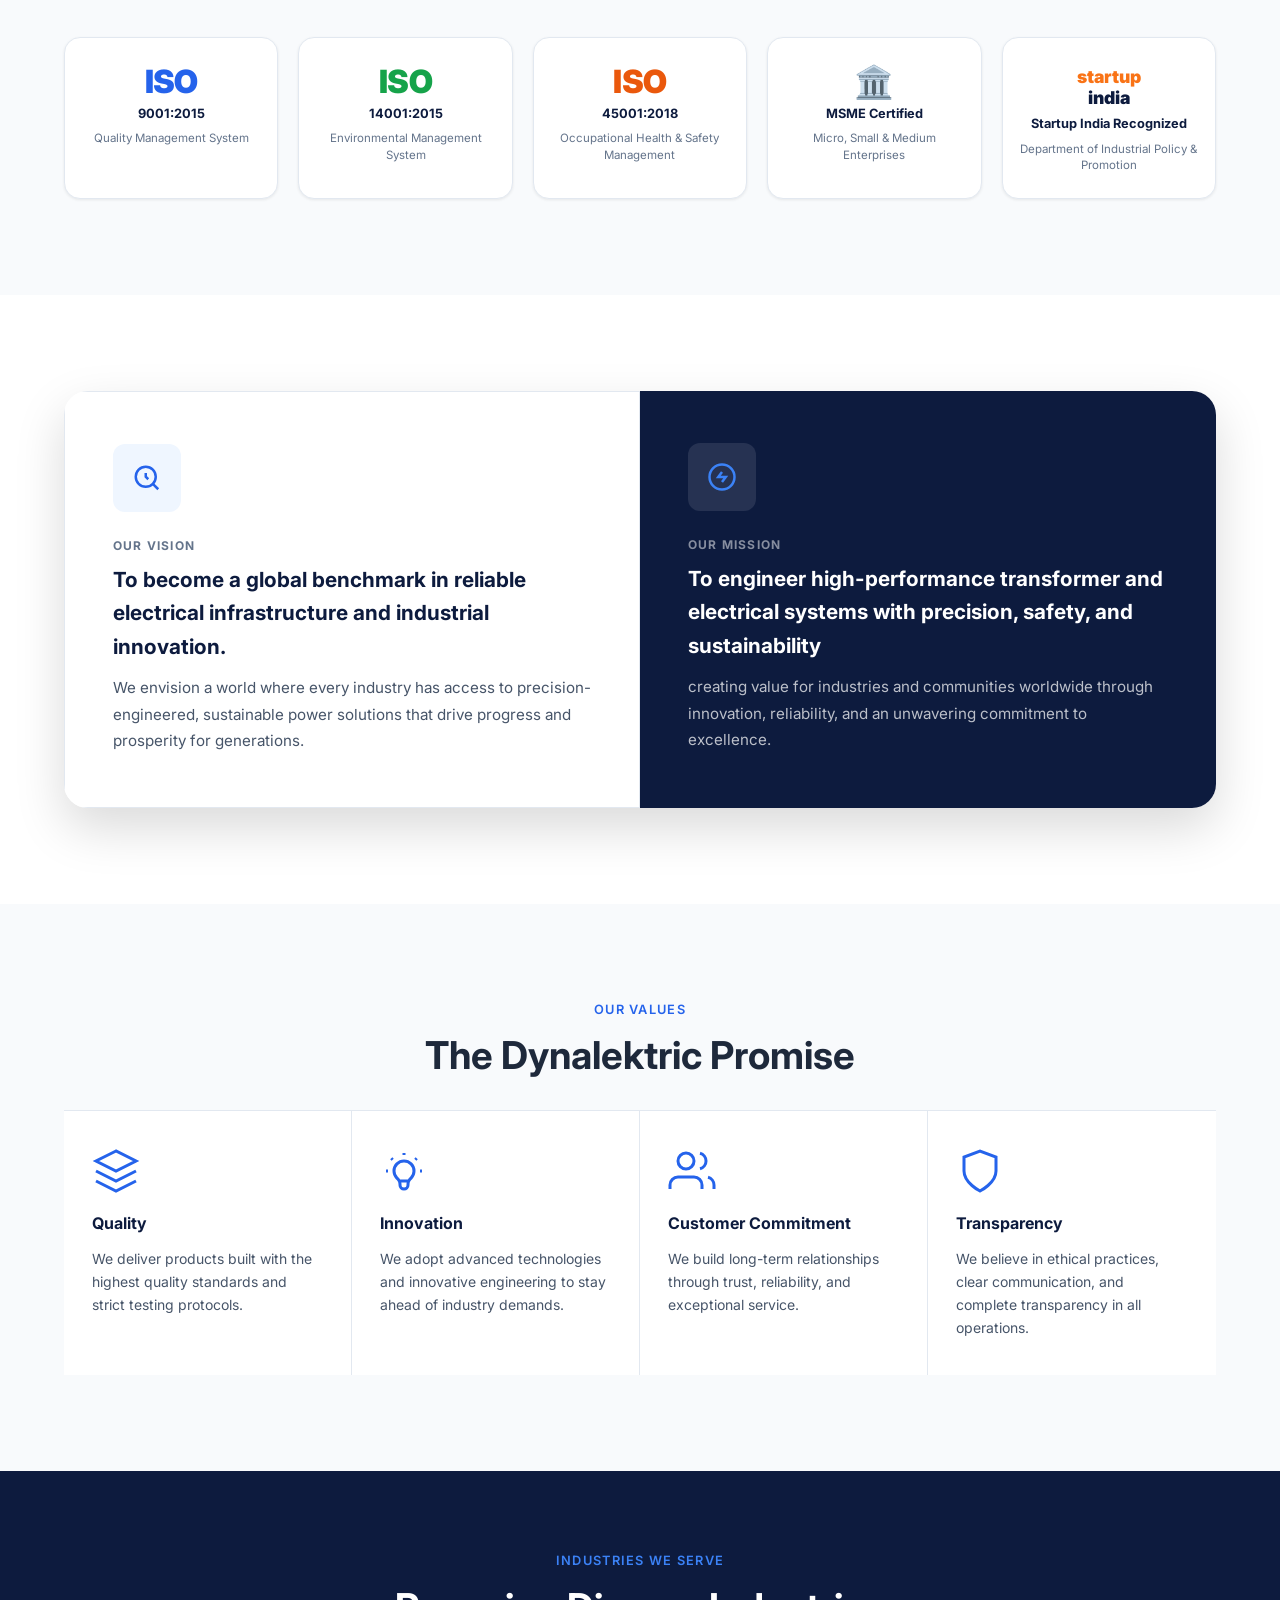
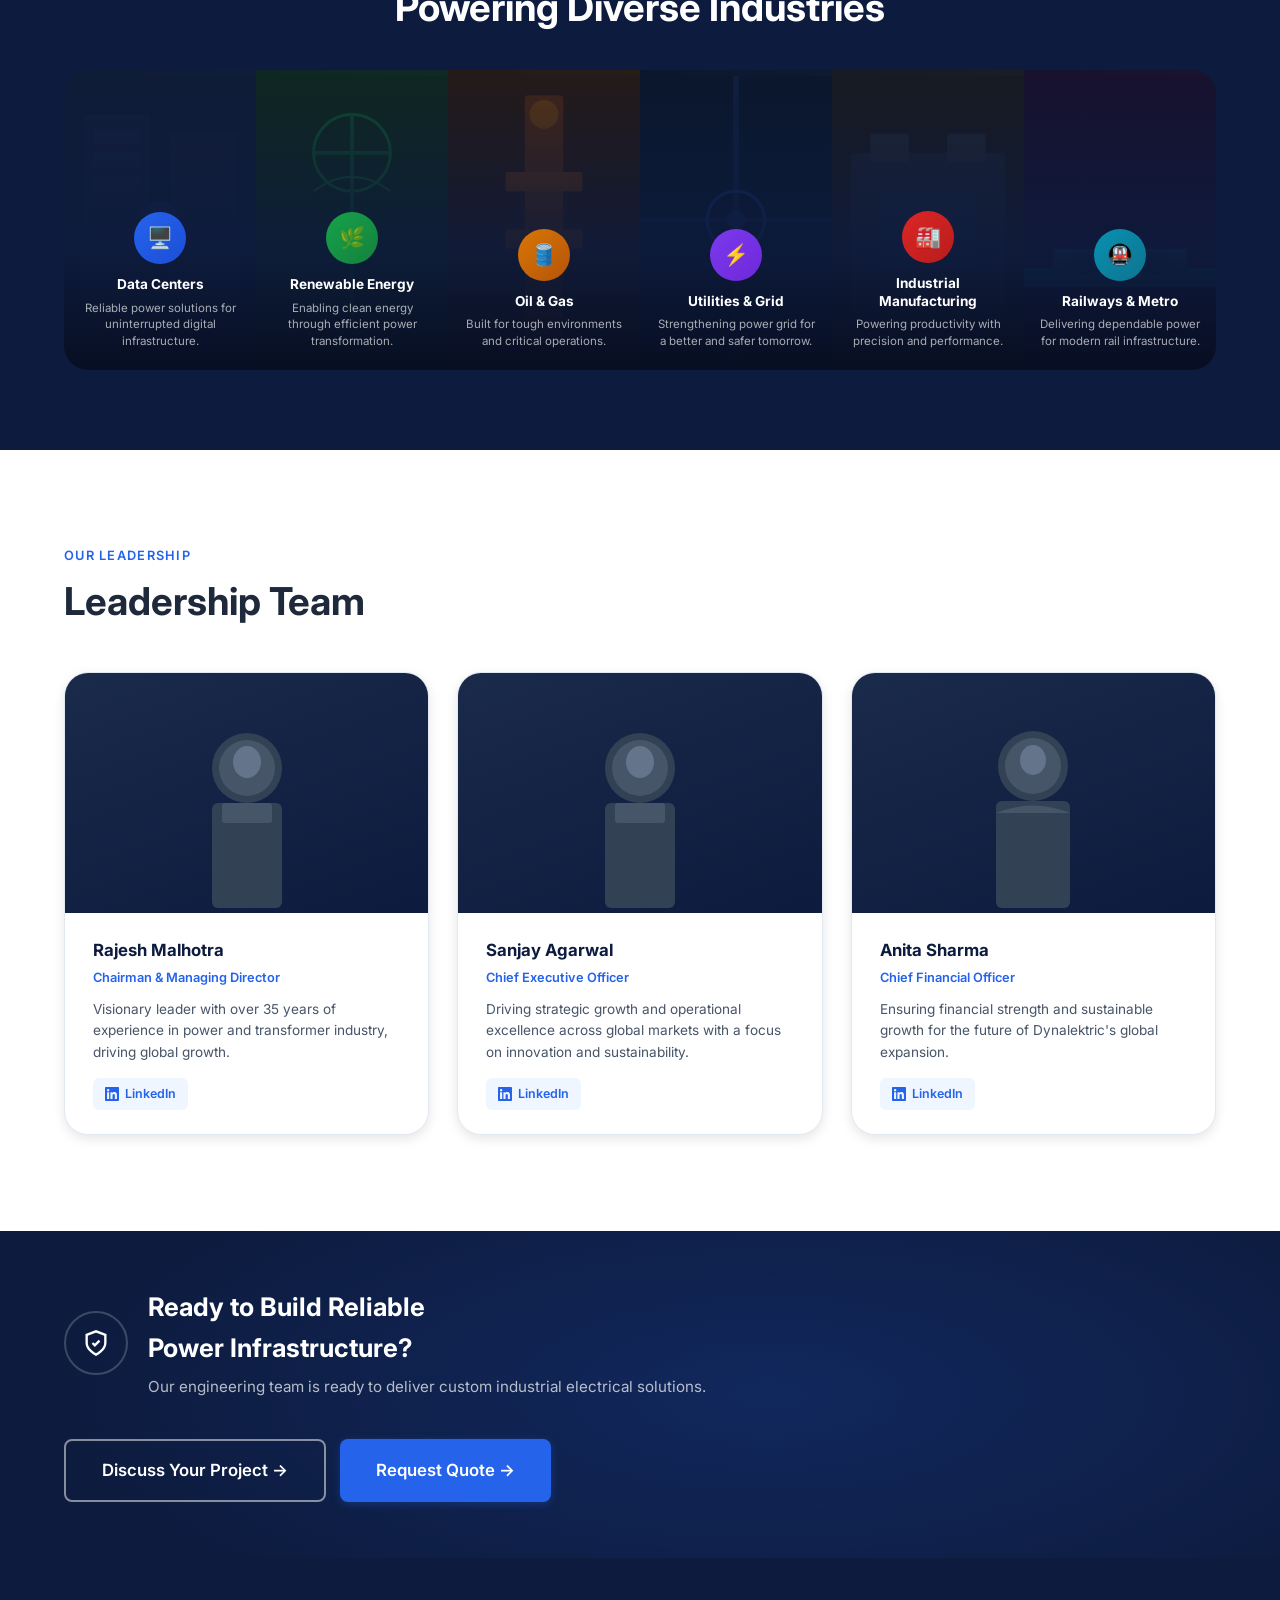
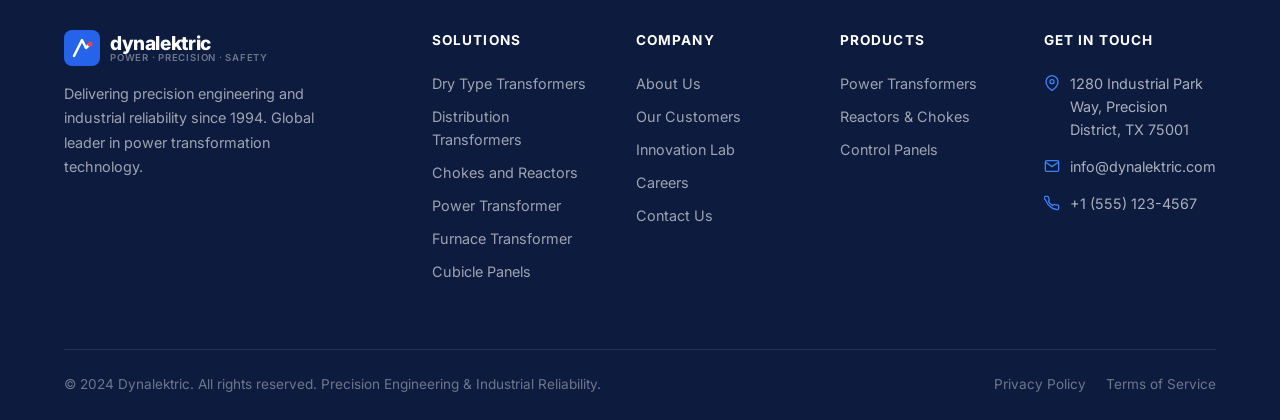
<file: about.html>
<!DOCTYPE html>
<html lang="en">
<head>
  <meta charset="UTF-8" />
  <meta name="viewport" content="width=device-width, initial-scale=1.0" />
  <title>About Us — Dynalektric</title>
  <link rel="preconnect" href="https://fonts.googleapis.com" />
  <link href="https://fonts.googleapis.com/css2?family=Inter:wght@400;500;600;700;800&display=swap" rel="stylesheet" />
  <link rel="stylesheet" href="styles.css" />
  <style>
    /* ── About page overrides ─────────────────────────────── */
    .about-hero {
      display: grid;
      grid-template-columns: 1fr 1fr;
      min-height: 520px;
      overflow: hidden;
    }
    .about-hero-content {
      padding: 72px 56px 72px 0;
      display: flex;
      flex-direction: column;
      justify-content: center;
    }
    .about-hero-content h1 {
      font-size: clamp(2rem, 3.5vw, 2.75rem);
      font-weight: 800;
      line-height: 1.15;
      letter-spacing: -.025em;
      color: var(--navy);
      margin-bottom: 16px;
    }
    .about-hero-content h1 span { color: var(--blue); display: block; }
    .about-hero-img {
      position: relative;
      overflow: hidden;
      background: linear-gradient(160deg, #1a2a4a 0%, #0d1b3e 100%);
      min-height: 480px;
    }
    .about-hero-img::after {
      content: '';
      position: absolute;
      inset: 0;
      background: url("data:image/svg+xml,%3Csvg xmlns='http://www.w3.org/2000/svg' viewBox='0 0 800 600'%3E%3Crect fill='%230d1b3e' width='800' height='600'/%3E%3Crect x='0' y='450' width='800' height='150' fill='%23070e22'/%3E%3Cg opacity='.45'%3E%3Crect x='50' y='80' width='180' height='370' fill='%231e293b' rx='6'/%3E%3Crect x='580' y='100' width='180' height='350' fill='%231e293b' rx='6'/%3E%3Crect x='260' y='50' width='280' height='400' fill='%231a2a4a' rx='6'/%3E%3Crect x='70' y='100' width='140' height='40' fill='%23263352' rx='3'/%3E%3Crect x='70' y='155' width='140' height='40' fill='%23263352' rx='3'/%3E%3Crect x='70' y='210' width='140' height='40' fill='%23263352' rx='3'/%3E%3Crect x='70' y='300' width='140' height='120' fill='%231e3a6e' rx='3'/%3E%3Crect x='600' y='120' width='140' height='40' fill='%23263352' rx='3'/%3E%3Crect x='600' y='175' width='140' height='40' fill='%23263352' rx='3'/%3E%3Crect x='600' y='270' width='140' height='100' fill='%231e3a6e' rx='3'/%3E%3Crect x='280' y='70' width='240' height='50' fill='%23334155' rx='4'/%3E%3Crect x='280' y='140' width='240' height='50' fill='%23334155' rx='4'/%3E%3Crect x='280' y='210' width='240' height='50' fill='%23334155' rx='4'/%3E%3Crect x='280' y='310' width='240' height='100' fill='%231e3a6e' rx='4'/%3E%3Cline x1='350' y1='50' x2='350' y2='10' stroke='%23475569' stroke-width='3'/%3E%3Ccircle cx='350' cy='6' r='10' fill='%231e3a6e' stroke='%23475569' stroke-width='1.5'/%3E%3Cline x1='460' y1='50' x2='460' y2='10' stroke='%23475569' stroke-width='3'/%3E%3Ccircle cx='460' cy='6' r='10' fill='%231e3a6e' stroke='%23475569' stroke-width='1.5'/%3E%3Cline x1='150' y1='80' x2='100' y2='40' stroke='%23475569' stroke-width='2'/%3E%3Cline x1='150' y1='80' x2='50' y2='80' stroke='%23475569' stroke-width='2'/%3E%3Ccircle cx='46' cy='80' r='6' fill='%232563EB' opacity='.8'/%3E%3Cline x1='650' y1='100' x2='700' y2='60' stroke='%23475569' stroke-width='2'/%3E%3Cline x1='650' y1='100' x2='750' y2='100' stroke='%23475569' stroke-width='2'/%3E%3Ccircle cx='754' cy='100' r='6' fill='%232563EB' opacity='.8'/%3E%3C/g%3E%3C/svg%3E") center/cover;
    }
    .about-hero-img-overlay {
      position: absolute;
      bottom: 0; left: 0; right: 0;
      height: 60px;
      background: linear-gradient(to top, #0d1b3e 0%, transparent 100%);
      z-index: 1;
    }
    /* Hero badges row */
    .hero-badge-row {
      display: flex;
      flex-wrap: wrap;
      gap: 20px;
      margin-top: 28px;
    }
    .hero-badge-item {
      display: flex;
      flex-direction: column;
      align-items: center;
      gap: 6px;
      font-size: .78rem;
      font-weight: 500;
      color: var(--gray-600);
      text-align: center;
    }
    .hero-badge-item .badge-icon-wrap {
      width: 44px; height: 44px;
      border-radius: 50%;
      border: 1.5px solid var(--gray-200);
      display: flex;
      align-items: center;
      justify-content: center;
      color: var(--blue);
    }
    .hero-badge-item .badge-icon-wrap svg { width: 20px; height: 20px; }

    /* Company Overview */
    .overview-section { background: var(--white); }
    .overview-img {
      border-radius: var(--r-xl);
      overflow: hidden;
      height: 480px;
      background: linear-gradient(160deg, #1a2a4a 0%, #0d1b3e 100%);
      position: relative;
      box-shadow: var(--shadow-xl);
    }
    .overview-stats {
      display: flex;
      gap: 32px;
      margin-top: 36px;
      flex-wrap: wrap;
    }
    .ov-stat { display: flex; flex-direction: column; gap: 2px; }
    .ov-stat-num {
      font-size: 1.6rem;
      font-weight: 800;
      color: var(--blue);
      display: flex;
      align-items: flex-end;
      gap: 2px;
    }
    .ov-stat-label { font-size: .8rem; color: var(--gray-500); font-weight: 500; line-height: 1.4; }
    .check-list { display: flex; flex-direction: column; gap: 10px; margin-bottom: 28px; }
    .check-list li {
      display: flex;
      align-items: flex-start;
      gap: 10px;
      font-size: .9rem;
      color: var(--gray-700);
    }
    .check-list li .check-icon {
      width: 20px; height: 20px;
      border-radius: 50%;
      background: var(--blue-50);
      display: flex;
      align-items: center;
      justify-content: center;
      flex-shrink: 0;
      margin-top: 1px;
    }
    .check-list li .check-icon svg { width: 12px; height: 12px; color: var(--blue); }

    /* Certifications */
    .cert-section { background: var(--gray-50); }
    .cert-cards {
      display: grid;
      grid-template-columns: repeat(5, 1fr);
      gap: 20px;
      margin-top: 48px;
    }
    .cert-item {
      background: var(--white);
      border: 1px solid var(--gray-200);
      border-radius: var(--r-lg);
      padding: 28px 16px 24px;
      text-align: center;
      box-shadow: var(--shadow-sm);
      transition: var(--ease);
    }
    .cert-item:hover { transform: translateY(-4px); box-shadow: var(--shadow-lg); border-color: var(--blue-100); }
    .cert-logo-text {
      font-size: 2rem;
      font-weight: 900;
      letter-spacing: -.02em;
      line-height: 1;
      margin-bottom: 6px;
    }
    .cert-sub { font-size: .8rem; font-weight: 700; color: var(--navy); margin-bottom: 6px; }
    .cert-desc-text { font-size: .72rem; color: var(--gray-500); line-height: 1.45; }

    /* Vision Mission */
    .vm-section { background: var(--white); }
    .vm-row {
      display: grid;
      grid-template-columns: 1fr 1fr;
      border-radius: var(--r-xl);
      overflow: hidden;
      box-shadow: var(--shadow-xl);
    }
    .vm-panel { padding: 52px 48px; }
    .vm-panel.light-panel { background: var(--white); border: 1px solid var(--gray-200); }
    .vm-panel.dark-panel { background: var(--navy); }
    .vm-panel-icon-wrap {
      width: 68px; height: 68px;
      border-radius: var(--r-md);
      display: flex;
      align-items: center;
      justify-content: center;
      margin-bottom: 24px;
    }
    .vm-panel-icon-wrap.light-icon { background: var(--blue-50); color: var(--blue); }
    .vm-panel-icon-wrap.dark-icon  { background: rgba(255,255,255,.1); color: var(--blue-light); }
    .vm-panel-icon-wrap svg { width: 30px; height: 30px; }
    .vm-panel h3 { font-size: 1.3rem; font-weight: 700; margin-bottom: 12px; }
    .vm-panel.dark-panel h3  { color: var(--white); }
    .vm-panel.light-panel h3 { color: var(--navy); }
    .vm-panel p { font-size: .95rem; line-height: 1.75; }
    .vm-panel.light-panel p { color: var(--gray-600); }
    .vm-panel.dark-panel p  { color: rgba(255,255,255,.72); }

    /* Values */
    .values-section { background: var(--gray-50); }
    .values-row {
      display: grid;
      grid-template-columns: repeat(4, 1fr);
      gap: 0;
      border-top: 1px solid var(--gray-200);
    }
    .value-item {
      padding: 36px 28px;
      border-right: 1px solid var(--gray-200);
      background: var(--white);
      transition: var(--ease);
    }
    .value-item:last-child { border-right: none; }
    .value-item:hover { background: var(--blue-50); }
    .value-icon { width: 48px; height: 48px; color: var(--blue); margin-bottom: 16px; }
    .value-icon svg { width: 48px; height: 48px; }
    .value-item h4 { font-size: 1rem; font-weight: 700; color: var(--navy); margin-bottom: 10px; }
    .value-item p { font-size: .875rem; color: var(--gray-600); line-height: 1.65; }

    /* Industries */
    .industries-section { background: var(--navy); padding: 80px 0; }
    .industry-cards-row {
      display: grid;
      grid-template-columns: repeat(6, 1fr);
      gap: 0;
      border-radius: var(--r-xl);
      overflow: hidden;
    }
    .industry-tile {
      position: relative;
      height: 300px;
      overflow: hidden;
      cursor: default;
    }
    .industry-tile-bg {
      position: absolute;
      inset: 0;
      transition: transform .5s ease;
    }
    .industry-tile:hover .industry-tile-bg { transform: scale(1.08); }
    .industry-tile-overlay {
      position: absolute;
      inset: 0;
      background: linear-gradient(180deg, rgba(13,27,62,.2) 0%, rgba(13,27,62,.85) 60%, rgba(7,14,34,.98) 100%);
      z-index: 1;
    }
    .industry-tile-content {
      position: absolute;
      bottom: 0; left: 0; right: 0;
      padding: 20px 16px;
      z-index: 2;
      text-align: center;
    }
    .industry-tile-icon-wrap {
      width: 52px; height: 52px;
      border-radius: 50%;
      display: flex;
      align-items: center;
      justify-content: center;
      margin: 0 auto 12px;
      font-size: 1.4rem;
    }
    .industry-tile-title { font-size: .85rem; font-weight: 700; color: var(--white); margin-bottom: 6px; line-height: 1.3; }
    .industry-tile-desc  { font-size: .72rem; color: rgba(255,255,255,.65); line-height: 1.45; }

    /* Industry tile bg colors */
    .ind-dc   .industry-tile-bg { background: linear-gradient(160deg,#0f1b35 0%,#1a2a4a 100%); }
    .ind-re   .industry-tile-bg { background: linear-gradient(160deg,#0f2a1a 0%,#1a3a2a 100%); }
    .ind-og   .industry-tile-bg { background: linear-gradient(160deg,#2a1a0f 0%,#3a2a0d 100%); }
    .ind-ug   .industry-tile-bg { background: linear-gradient(160deg,#0a1628 0%,#1a2a4a 100%); }
    .ind-im   .industry-tile-bg { background: linear-gradient(160deg,#1a1a1a 0%,#2a2a3a 100%); }
    .ind-rm   .industry-tile-bg { background: linear-gradient(160deg,#1a0f2a 0%,#2a1a3a 100%); }
    .ind-dc   .industry-tile-icon-wrap { background: linear-gradient(135deg,#2563EB,#1D4ED8); }
    .ind-re   .industry-tile-icon-wrap { background: linear-gradient(135deg,#16a34a,#15803d); }
    .ind-og   .industry-tile-icon-wrap { background: linear-gradient(135deg,#d97706,#b45309); }
    .ind-ug   .industry-tile-icon-wrap { background: linear-gradient(135deg,#7c3aed,#6d28d9); }
    .ind-im   .industry-tile-icon-wrap { background: linear-gradient(135deg,#dc2626,#b91c1c); }
    .ind-rm   .industry-tile-icon-wrap { background: linear-gradient(135deg,#0891b2,#0e7490); }

    /* Leadership */
    .leadership-section { background: var(--white); }
    .leader-cards-row {
      display: grid;
      grid-template-columns: repeat(3, 1fr);
      gap: 28px;
    }
    .leader-tile {
      border-radius: var(--r-xl);
      overflow: hidden;
      background: var(--white);
      border: 1px solid var(--gray-200);
      box-shadow: var(--shadow-md);
      transition: var(--ease);
    }
    .leader-tile:hover { transform: translateY(-6px); box-shadow: var(--shadow-xl); }
    .leader-photo {
      height: 240px;
      background: linear-gradient(160deg, #1a2a4a 0%, #0d1b3e 100%);
      display: flex;
      align-items: flex-end;
      justify-content: center;
      position: relative;
      overflow: hidden;
    }
    .leader-photo-inner {
      width: 100%;
      height: 200px;
      display: flex;
      align-items: center;
      justify-content: center;
    }
    .leader-silhouette {
      width: 110px;
      height: 190px;
      display: flex;
      align-items: center;
      justify-content: center;
      flex-direction: column;
    }
    .leader-body-info { padding: 24px 28px; }
    .leader-name { font-size: 1.05rem; font-weight: 700; color: var(--navy); margin-bottom: 4px; }
    .leader-role-badge { font-size: .8rem; font-weight: 600; color: var(--blue); margin-bottom: 10px; }
    .leader-bio-text { font-size: .85rem; color: var(--gray-600); line-height: 1.6; margin-bottom: 14px; }
    .leader-linkedin-btn {
      display: inline-flex;
      align-items: center;
      gap: 6px;
      font-size: .78rem;
      font-weight: 600;
      color: var(--blue);
      padding: 6px 12px;
      border-radius: 6px;
      background: var(--blue-50);
      transition: var(--ease-fast);
    }
    .leader-linkedin-btn:hover { background: var(--blue-100); }
    .leader-linkedin-btn svg { width: 14px; height: 14px; }

    /* CTA bottom banner */
    .bottom-cta {
      background: var(--navy);
      padding: 56px 0;
      position: relative;
      overflow: hidden;
    }
    .bottom-cta::before {
      content: '';
      position: absolute;
      inset: 0;
      background: radial-gradient(ellipse 80% 120% at 60% 50%, rgba(37,99,235,.18) 0%, transparent 70%);
    }
    .bottom-cta-inner {
      position: relative;
      z-index: 1;
      display: flex;
      align-items: center;
      justify-content: space-between;
      gap: 40px;
      flex-wrap: wrap;
    }
    .bottom-cta-left { display: flex; align-items: center; gap: 20px; }
    .cta-icon-circle {
      width: 64px; height: 64px;
      border-radius: 50%;
      border: 2px solid rgba(255,255,255,.2);
      display: flex;
      align-items: center;
      justify-content: center;
      flex-shrink: 0;
      color: var(--white);
    }
    .cta-icon-circle svg { width: 28px; height: 28px; }
    .bottom-cta-left h2 { color: var(--white); font-size: 1.6rem; margin-bottom: 6px; }
    .bottom-cta-left p  { color: rgba(255,255,255,.7); font-size: .95rem; }
    .bottom-cta-btns { display: flex; gap: 14px; flex-shrink: 0; flex-wrap: wrap; }

    /* Responsive */
    @media (max-width: 900px) {
      .about-hero { grid-template-columns: 1fr; }
      .about-hero-content { padding: 48px 0; }
      .about-hero-img { min-height: 300px; }
      .cert-cards { grid-template-columns: repeat(3, 1fr); }
      .vm-row { grid-template-columns: 1fr; }
      .values-row { grid-template-columns: repeat(2, 1fr); }
      .industry-cards-row { grid-template-columns: repeat(3, 1fr); }
      .leader-cards-row { grid-template-columns: 1fr 1fr; }
    }
    @media (max-width: 640px) {
      .cert-cards { grid-template-columns: repeat(2, 1fr); }
      .values-row { grid-template-columns: 1fr; }
      .industry-cards-row { grid-template-columns: repeat(2, 1fr); }
      .leader-cards-row { grid-template-columns: 1fr; }
      .bottom-cta-inner { flex-direction: column; }
      .hero-badge-row { gap: 16px; }
    }
  </style>
</head>
<body>

<!-- ══ NAVBAR ══════════════════════════════════════════════ -->
<nav class="navbar">
  <div class="container nav-inner">
    <a href="index.html" class="nav-logo">
      <svg class="logo-mark" viewBox="0 0 36 36" fill="none">
        <rect width="36" height="36" rx="8" fill="#2563EB"/>
        <path d="M10 26L18 10L22 18L26 14" stroke="white" stroke-width="2.5" stroke-linecap="round" stroke-linejoin="round"/>
        <circle cx="26" cy="14" r="2.5" fill="#EF4444"/>
      </svg>
      <div class="logo-text">
        <span class="logo-name">dynalektric</span>
        <span class="logo-tag">Power · Precision · Safety</span>
      </div>
    </a>
    <div class="nav-links">
      <a href="index.html">Home</a>
      <a href="about.html" class="active">About Us</a>
      <a href="products.html">Products</a>
      <a href="innovation.html">Innovation Lab</a>
      <a href="customers.html">Our Customers</a>
      <a href="calculator.html">Calculator</a>
      <a href="contact.html">Contact Us</a>
    </div>
    <div class="nav-cta">
      <a href="contact.html" class="btn btn-primary" style="padding:10px 20px;font-size:.875rem;">
        Request Quote
        <svg viewBox="0 0 20 20" fill="currentColor" style="width:16px;height:16px;"><path fill-rule="evenodd" d="M10.293 3.293a1 1 0 011.414 0l6 6a1 1 0 010 1.414l-6 6a1 1 0 01-1.414-1.414L14.586 11H3a1 1 0 110-2h11.586l-4.293-4.293a1 1 0 010-1.414z" clip-rule="evenodd"/></svg>
      </a>
    </div>
    <button class="nav-toggle" aria-label="Open menu"><span></span><span></span><span></span></button>
  </div>
</nav>
<div class="mobile-nav">
  <div class="mobile-nav-close">✕</div>
  <a href="index.html">Home</a>
  <a href="about.html" class="active">About Us</a>
  <a href="products.html">Products</a>
  <a href="innovation.html">Innovation Lab</a>
  <a href="customers.html">Our Customers</a>
  <a href="calculator.html">Calculator</a>
  <a href="contact.html">Contact Us</a>
  <a href="contact.html" class="btn btn-primary mt-4" style="justify-content:center;">Request Quote →</a>
</div>

<!-- ══ HERO — split full-bleed ═════════════════════════════ -->
<section style="background:var(--white);overflow:hidden;">
  <div class="container" style="max-width:100%;padding:0;">
    <div class="about-hero">
      <!-- Left content -->
      <div style="padding:0 48px 0 max(24px, calc((100vw - 1200px)/2 + 24px));">
        <div class="about-hero-content animate">
          <div class="label mb-4">About Dynalektric</div>
          <h1>Engineering Excellence<span>Since 1994</span></h1>
          <p style="font-size:1rem;color:var(--gray-600);line-height:1.75;margin-bottom:28px;max-width:460px;">With decades of expertise in transformer manufacturing and power infrastructure, Dynalektric delivers reliable electrical engineering solutions built for industrial performance and global standards.</p>
          <div style="display:flex;gap:14px;flex-wrap:wrap;">
            <a href="products.html" class="btn btn-primary">
              Explore Products
              <svg viewBox="0 0 20 20" fill="currentColor" style="width:16px;height:16px;"><path fill-rule="evenodd" d="M10.293 3.293a1 1 0 011.414 0l6 6a1 1 0 010 1.414l-6 6a1 1 0 01-1.414-1.414L14.586 11H3a1 1 0 110-2h11.586l-4.293-4.293a1 1 0 010-1.414z" clip-rule="evenodd"/></svg>
            </a>
            <a href="contact.html" class="btn btn-secondary">Contact Our Team →</a>
          </div>
          <div class="hero-badge-row">
            <div class="hero-badge-item">
              <div class="badge-icon-wrap">
                <svg viewBox="0 0 24 24" fill="none" stroke="currentColor" stroke-width="2"><path d="M13 2L3 14h9l-1 8 10-12h-9l1-8z"/></svg>
              </div>
              <span>Engineered<br>for Performance</span>
            </div>
            <div class="hero-badge-item">
              <div class="badge-icon-wrap">
                <svg viewBox="0 0 24 24" fill="none" stroke="currentColor" stroke-width="2"><path d="M12 22s8-4 8-10V5l-8-3-8 3v7c0 6 8 10 8 10z"/></svg>
              </div>
              <span>Tested<br>for Reliability</span>
            </div>
            <div class="hero-badge-item">
              <div class="badge-icon-wrap">
                <svg viewBox="0 0 24 24" fill="none" stroke="currentColor" stroke-width="2"><path d="M2 12s3-7 10-7 10 7 10 7-3 7-10 7-10-7-10-7z"/><circle cx="12" cy="12" r="3"/></svg>
              </div>
              <span>Built for a<br>Sustainable Future</span>
            </div>
          </div>
        </div>
      </div>
      <!-- Right: full-height image -->
      <div class="about-hero-img animate animate-delay-2">
        <div class="about-hero-img-overlay"></div>
        <!-- SVG industrial scene -->
        <svg viewBox="0 0 700 560" xmlns="http://www.w3.org/2000/svg" style="position:absolute;inset:0;width:100%;height:100%;z-index:0;">
          <rect fill="#1a2a4a" width="700" height="560"/>
          <!-- Background glow -->
          <ellipse cx="350" cy="280" rx="300" ry="250" fill="rgba(37,99,235,.06)"/>
          <!-- Floor -->
          <rect x="0" y="460" width="700" height="100" fill="#0a1628"/>
          <!-- Transformer units -->
          <g opacity=".7">
            <!-- Left transformer -->
            <rect x="40" y="100" width="160" height="360" fill="#1e293b" rx="6"/>
            <rect x="55" y="120" width="130" height="50" fill="#263352" rx="4"/>
            <rect x="55" y="185" width="130" height="50" fill="#263352" rx="4"/>
            <rect x="55" y="250" width="130" height="50" fill="#263352" rx="4"/>
            <rect x="55" y="330" width="130" height="100" fill="#1e3a6e" rx="4"/>
            <line x1="110" y1="100" x2="110" y2="60" stroke="#475569" stroke-width="3"/>
            <line x1="150" y1="100" x2="150" y2="60" stroke="#475569" stroke-width="3"/>
            <circle cx="110" cy="54" r="12" fill="#1e3a6e" stroke="#64748b" stroke-width="1.5"/>
            <circle cx="150" cy="54" r="12" fill="#1e3a6e" stroke="#64748b" stroke-width="1.5"/>
            <!-- Left wires -->
            <line x1="40" y1="200" x2="0" y2="160" stroke="#475569" stroke-width="2"/>
            <line x1="40" y1="220" x2="0" y2="220" stroke="#475569" stroke-width="2"/>
            <circle cx="0" cy="160" r="5" fill="#2563EB" opacity=".8"/>
            <circle cx="0" cy="220" r="5" fill="#2563EB" opacity=".8"/>
          </g>
          <!-- Center large transformer -->
          <g opacity=".75">
            <rect x="240" y="60" width="220" height="400" fill="#263352" rx="6"/>
            <rect x="260" y="80" width="180" height="60" fill="#334155" rx="4"/>
            <rect x="260" y="155" width="180" height="60" fill="#334155" rx="4"/>
            <rect x="260" y="230" width="180" height="60" fill="#334155" rx="4"/>
            <rect x="260" y="340" width="180" height="100" fill="#1e3a6e" rx="4"/>
            <line x1="320" y1="60" x2="320" y2="15" stroke="#475569" stroke-width="3.5"/>
            <line x1="380" y1="60" x2="380" y2="15" stroke="#475569" stroke-width="3.5"/>
            <circle cx="320" cy="9" r="14" fill="#1e3a6e" stroke="#64748b" stroke-width="2"/>
            <circle cx="380" cy="9" r="14" fill="#1e3a6e" stroke="#64748b" stroke-width="2"/>
          </g>
          <!-- Right transformer -->
          <g opacity=".65">
            <rect x="500" y="120" width="160" height="340" fill="#1e293b" rx="6"/>
            <rect x="515" y="140" width="130" height="45" fill="#263352" rx="4"/>
            <rect x="515" y="200" width="130" height="45" fill="#263352" rx="4"/>
            <rect x="515" y="280" width="130" height="80" fill="#1e3a6e" rx="4"/>
            <line x1="560" y1="120" x2="560" y2="75" stroke="#475569" stroke-width="3"/>
            <line x1="610" y1="120" x2="610" y2="75" stroke="#475569" stroke-width="3"/>
            <circle cx="560" cy="69" r="12" fill="#1e3a6e" stroke="#64748b" stroke-width="1.5"/>
            <circle cx="610" cy="69" r="12" fill="#1e3a6e" stroke="#64748b" stroke-width="1.5"/>
            <!-- Right wires -->
            <line x1="660" y1="200" x2="700" y2="160" stroke="#475569" stroke-width="2"/>
            <line x1="660" y1="220" x2="700" y2="220" stroke="#475569" stroke-width="2"/>
            <circle cx="700" cy="160" r="5" fill="#2563EB" opacity=".8"/>
            <circle cx="700" cy="220" r="5" fill="#2563EB" opacity=".8"/>
          </g>
          <!-- Branding -->
          <rect x="200" y="415" width="300" height="35" fill="rgba(37,99,235,.15)" rx="4"/>
          <text x="350" y="438" text-anchor="middle" font-size="13" font-weight="700" fill="rgba(255,255,255,.3)" font-family="Inter,sans-serif" letter-spacing="4">DYNALEKTRIC</text>
        </svg>
      </div>
    </div>
  </div>
</section>

<!-- ══ COMPANY OVERVIEW ═════════════════════════════════════ -->
<section class="section overview-section">
  <div class="container">
    <div class="grid-2">
      <!-- Image -->
      <div class="overview-img animate">
        <svg viewBox="0 0 580 480" xmlns="http://www.w3.org/2000/svg" style="position:absolute;inset:0;width:100%;height:100%;">
          <rect fill="#0d1b3e" width="580" height="480"/>
          <rect x="0" y="380" width="580" height="100" fill="#070e22"/>
          <g opacity=".55">
            <!-- Workers silhouettes suggestion -->
            <rect x="60" y="100" width="200" height="280" fill="#1e293b" rx="6"/>
            <rect x="320" y="120" width="200" height="260" fill="#1e293b" rx="6"/>
            <rect x="80" y="120" width="160" height="45" fill="#263352" rx="4"/>
            <rect x="80" y="180" width="160" height="45" fill="#263352" rx="4"/>
            <rect x="80" y="240" width="160" height="45" fill="#263352" rx="4"/>
            <rect x="80" y="310" width="160" height="50" fill="#1e3a6e" rx="4"/>
            <rect x="340" y="140" width="160" height="45" fill="#263352" rx="4"/>
            <rect x="340" y="200" width="160" height="45" fill="#263352" rx="4"/>
            <rect x="340" y="280" width="160" height="70" fill="#1e3a6e" rx="4"/>
            <!-- Crane arm -->
            <line x1="0" y1="80" x2="580" y2="80" stroke="#334155" stroke-width="6"/>
            <line x1="200" y1="80" x2="200" y2="0" stroke="#334155" stroke-width="4"/>
            <line x1="380" y1="80" x2="380" y2="0" stroke="#334155" stroke-width="4"/>
            <!-- Workers hint -->
            <ellipse cx="155" cy="380" rx="18" ry="18" fill="#334155"/>
            <rect x="143" y="396" width="24" height="50" fill="#334155" rx="4"/>
            <ellipse cx="425" cy="380" rx="18" ry="18" fill="#334155"/>
            <rect x="413" y="396" width="24" height="50" fill="#334155" rx="4"/>
            <!-- Orange safety helmet hint -->
            <ellipse cx="155" cy="372" rx="18" ry="8" fill="#d97706" opacity=".8"/>
            <ellipse cx="425" cy="372" rx="18" ry="8" fill="#d97706" opacity=".8"/>
          </g>
          <text x="290" y="450" text-anchor="middle" font-size="11" fill="rgba(255,255,255,.15)" font-family="monospace" letter-spacing="3">MANUFACTURING FACILITY</text>
        </svg>
      </div>
      <!-- Text -->
      <div class="animate animate-delay-1">
        <div class="label mb-4">Company Overview</div>
        <h2 class="h1 mb-6">Precision Engineering<br>Power Solutions</h2>
        <p class="body-md mb-6">At Dynalektric, precision is at the heart of everything we do. From design and engineering to manufacturing and testing, we deliver transformer and power solutions that ensure reliability, efficiency, and long-term performance.</p>
        <ul class="check-list mb-6">
          <li>
            <span class="check-icon">
              <svg viewBox="0 0 24 24" fill="none" stroke="currentColor" stroke-width="2.5"><path d="M20 6L9 17l-5-5"/></svg>
            </span>
            Advanced manufacturing with world-class technology
          </li>
          <li>
            <span class="check-icon">
              <svg viewBox="0 0 24 24" fill="none" stroke="currentColor" stroke-width="2.5"><path d="M20 6L9 17l-5-5"/></svg>
            </span>
            Engineered for maximum reliability and operational efficiency
          </li>
          <li>
            <span class="check-icon">
              <svg viewBox="0 0 24 24" fill="none" stroke="currentColor" stroke-width="2.5"><path d="M20 6L9 17l-5-5"/></svg>
            </span>
            Trusted by industries across the globe for over three decades
          </li>
        </ul>
        <div class="overview-stats">
          <div class="ov-stat">
            <div class="ov-stat-num">
              <svg width="22" height="22" viewBox="0 0 24 24" fill="none" stroke="currentColor" stroke-width="2" style="color:var(--blue);margin-bottom:3px;"><circle cx="12" cy="12" r="3"/><path d="M12 1v4M12 19v4M4.22 4.22l2.83 2.83M16.95 16.95l2.83 2.83M1 12h4M19 12h4M4.22 19.78l2.83-2.83M16.95 7.05l2.83-2.83"/></svg>
              <span data-count="30">0</span>+
            </div>
            <div class="ov-stat-label">Years of<br>Experience</div>
          </div>
          <div class="ov-stat">
            <div class="ov-stat-num">
              <svg width="22" height="22" viewBox="0 0 24 24" fill="none" stroke="currentColor" stroke-width="2" style="color:var(--blue);margin-bottom:3px;"><path d="M17 21v-2a4 4 0 0 0-4-4H5a4 4 0 0 0-4 4v2"/><circle cx="9" cy="7" r="4"/><path d="M23 21v-2a4 4 0 0 0-3-3.87M16 3.13a4 4 0 0 1 0 7.75"/></svg>
              <span data-count="500">0</span>+
            </div>
            <div class="ov-stat-label">Custom<br>Projects</div>
          </div>
          <div class="ov-stat">
            <div class="ov-stat-num">
              <svg width="22" height="22" viewBox="0 0 24 24" fill="none" stroke="currentColor" stroke-width="2" style="color:var(--blue);margin-bottom:3px;"><circle cx="12" cy="12" r="10"/><path d="M2 12h20M12 2a15.3 15.3 0 0 1 4 10 15.3 15.3 0 0 1-4 10 15.3 15.3 0 0 1-4-10 15.3 15.3 0 0 1 4-10z"/></svg>
              🌐
            </div>
            <div class="ov-stat-label">Global Standards,<br>Local Support</div>
          </div>
        </div>
      </div>
    </div>
  </div>
</section>

<!-- ══ CERTIFICATIONS ═══════════════════════════════════════ -->
<section class="section cert-section">
  <div class="container">
    <div class="section-header center animate">
      <div class="label">Certifications &amp; Quality</div>
      <h2 class="h1">Certified for Industrial Excellence</h2>
      <p class="body-md mx-auto">Global standards in safety, manufacturing quality, and environmental compliance.</p>
    </div>
    <div class="cert-cards animate animate-delay-1">
      <div class="cert-item">
        <div class="cert-logo-text" style="color:#2563EB;">ISO</div>
        <div class="cert-sub">9001:2015</div>
        <div class="cert-desc-text">Quality Management System</div>
      </div>
      <div class="cert-item">
        <div class="cert-logo-text" style="color:#16a34a;">ISO</div>
        <div class="cert-sub">14001:2015</div>
        <div class="cert-desc-text">Environmental Management System</div>
      </div>
      <div class="cert-item">
        <div class="cert-logo-text" style="color:#ea580c;">ISO</div>
        <div class="cert-sub">45001:2018</div>
        <div class="cert-desc-text">Occupational Health &amp; Safety Management</div>
      </div>
      <div class="cert-item">
        <div style="font-size:2rem;line-height:1;margin-bottom:6px;">🏛️</div>
        <div class="cert-sub">MSME Certified</div>
        <div class="cert-desc-text">Micro, Small &amp; Medium Enterprises</div>
      </div>
      <div class="cert-item">
        <div style="font-size:1.1rem;font-weight:900;color:var(--orange);line-height:1.2;margin-bottom:6px;">startup<br><span style="color:var(--navy);">india</span></div>
        <div class="cert-sub">Startup India Recognized</div>
        <div class="cert-desc-text">Department of Industrial Policy &amp; Promotion</div>
      </div>
    </div>
  </div>
</section>

<!-- ══ VISION & MISSION ═════════════════════════════════════ -->
<section class="section vm-section">
  <div class="container animate">
    <div class="vm-row">
      <div class="vm-panel light-panel">
        <div class="vm-panel-icon-wrap light-icon">
          <svg viewBox="0 0 24 24" fill="none" stroke="currentColor" stroke-width="2"><circle cx="11" cy="11" r="8"/><path d="M21 21l-4.35-4.35"/><path d="M11 8v3l2 2"/></svg>
        </div>
        <div style="font-size:.75rem;font-weight:700;letter-spacing:.1em;text-transform:uppercase;color:var(--gray-500);margin-bottom:8px;">Our Vision</div>
        <h3>To become a global benchmark in reliable electrical infrastructure and industrial innovation.</h3>
        <p>We envision a world where every industry has access to precision-engineered, sustainable power solutions that drive progress and prosperity for generations.</p>
      </div>
      <div class="vm-panel dark-panel">
        <div class="vm-panel-icon-wrap dark-icon">
          <svg viewBox="0 0 24 24" fill="none" stroke="currentColor" stroke-width="2"><circle cx="12" cy="12" r="10"/><path d="M12 8l-3 4h6l-3 4"/></svg>
        </div>
        <div style="font-size:.75rem;font-weight:700;letter-spacing:.1em;text-transform:uppercase;color:rgba(255,255,255,.5);margin-bottom:8px;">Our Mission</div>
        <h3>To engineer high-performance transformer and electrical systems with precision, safety, and sustainability</h3>
        <p>creating value for industries and communities worldwide through innovation, reliability, and an unwavering commitment to excellence.</p>
      </div>
    </div>
  </div>
</section>

<!-- ══ VALUES ══════════════════════════════════════════════ -->
<section class="section values-section">
  <div class="container">
    <div class="section-header center animate" style="margin-bottom:32px;">
      <div class="label">Our Values</div>
      <h2 class="h1">The Dynalektric Promise</h2>
    </div>
    <div class="values-row animate animate-delay-1">
      <div class="value-item">
        <div class="value-icon">
          <svg viewBox="0 0 24 24" fill="none" stroke="currentColor" stroke-width="1.5"><path d="M12 2L2 7l10 5 10-5-10-5zM2 17l10 5 10-5M2 12l10 5 10-5"/></svg>
        </div>
        <h4>Quality</h4>
        <p>We deliver products built with the highest quality standards and strict testing protocols.</p>
      </div>
      <div class="value-item">
        <div class="value-icon">
          <svg viewBox="0 0 24 24" fill="none" stroke="currentColor" stroke-width="1.5"><path d="M9.663 17h4.673M12 3v1m6.364 1.636l-.707.707M21 12h-1M4 12H3m3.343-5.657l-.707-.707m2.828 9.9a5 5 0 117.072 0l-.548.547A3.374 3.374 0 0014 18.469V19a2 2 0 11-4 0v-.531c0-.895-.356-1.754-.988-2.386l-.548-.547z"/></svg>
        </div>
        <h4>Innovation</h4>
        <p>We adopt advanced technologies and innovative engineering to stay ahead of industry demands.</p>
      </div>
      <div class="value-item">
        <div class="value-icon">
          <svg viewBox="0 0 24 24" fill="none" stroke="currentColor" stroke-width="1.5"><path d="M17 21v-2a4 4 0 0 0-4-4H5a4 4 0 0 0-4 4v2"/><circle cx="9" cy="7" r="4"/><path d="M23 21v-2a4 4 0 0 0-3-3.87M16 3.13a4 4 0 0 1 0 7.75"/></svg>
        </div>
        <h4>Customer Commitment</h4>
        <p>We build long-term relationships through trust, reliability, and exceptional service.</p>
      </div>
      <div class="value-item">
        <div class="value-icon">
          <svg viewBox="0 0 24 24" fill="none" stroke="currentColor" stroke-width="1.5"><path d="M12 22s8-4 8-10V5l-8-3-8 3v7c0 6 8 10 8 10z"/></svg>
        </div>
        <h4>Transparency</h4>
        <p>We believe in ethical practices, clear communication, and complete transparency in all operations.</p>
      </div>
    </div>
  </div>
</section>

<!-- ══ INDUSTRIES ═══════════════════════════════════════════ -->
<section class="industries-section">
  <div class="container">
    <div class="section-header center animate" style="margin-bottom:40px;">
      <div class="label" style="color:var(--blue-light);">Industries We Serve</div>
      <h2 class="h1" style="color:var(--white);">Powering Diverse Industries</h2>
    </div>
    <div class="industry-cards-row animate animate-delay-1">
      <div class="industry-tile ind-dc">
        <div class="industry-tile-bg">
          <svg viewBox="0 0 200 300" xmlns="http://www.w3.org/2000/svg" style="width:100%;height:100%;">
            <rect fill="#0f1b35" width="200" height="300"/><g opacity=".3"><rect x="20" y="40" width="70" height="220" fill="#1e293b" rx="3"/><rect x="110" y="60" width="70" height="200" fill="#1e293b" rx="3"/><rect x="30" y="55" width="50" height="15" fill="#263352" rx="2"/><rect x="30" y="80" width="50" height="15" fill="#263352" rx="2"/><rect x="30" y="105" width="50" height="15" fill="#263352" rx="2"/><circle cx="100" cy="150" r="20" fill="#1e3a6e"/></g>
          </svg>
        </div>
        <div class="industry-tile-overlay"></div>
        <div class="industry-tile-content">
          <div class="industry-tile-icon-wrap"><span style="font-size:1.3rem;">🖥️</span></div>
          <div class="industry-tile-title">Data Centers</div>
          <div class="industry-tile-desc">Reliable power solutions for uninterrupted digital infrastructure.</div>
        </div>
      </div>
      <div class="industry-tile ind-re">
        <div class="industry-tile-bg">
          <svg viewBox="0 0 200 300" xmlns="http://www.w3.org/2000/svg" style="width:100%;height:100%;">
            <rect fill="#0f2a1a" width="200" height="300"/><g opacity=".35"><circle cx="100" cy="80" r="40" fill="none" stroke="#16a34a" stroke-width="3"/><line x1="100" y1="40" x2="100" y2="260" stroke="#15803d" stroke-width="4"/><line x1="60" y1="80" x2="140" y2="80" stroke="#15803d" stroke-width="4"/><path d="M60 120 Q100 90 140 120" fill="none" stroke="#16a34a" stroke-width="2"/></g>
          </svg>
        </div>
        <div class="industry-tile-overlay"></div>
        <div class="industry-tile-content">
          <div class="industry-tile-icon-wrap"><span style="font-size:1.3rem;">🌿</span></div>
          <div class="industry-tile-title">Renewable Energy</div>
          <div class="industry-tile-desc">Enabling clean energy through efficient power transformation.</div>
        </div>
      </div>
      <div class="industry-tile ind-og">
        <div class="industry-tile-bg">
          <svg viewBox="0 0 200 300" xmlns="http://www.w3.org/2000/svg" style="width:100%;height:100%;">
            <rect fill="#2a1a0f" width="200" height="300"/><g opacity=".35"><rect x="80" y="20" width="40" height="260" fill="#92400e" rx="4"/><rect x="60" y="100" width="80" height="20" fill="#b45309" rx="3"/><rect x="60" y="160" width="80" height="20" fill="#b45309" rx="3"/><circle cx="100" cy="40" r="15" fill="#d97706"/></g>
          </svg>
        </div>
        <div class="industry-tile-overlay"></div>
        <div class="industry-tile-content">
          <div class="industry-tile-icon-wrap"><span style="font-size:1.3rem;">🛢️</span></div>
          <div class="industry-tile-title">Oil &amp; Gas</div>
          <div class="industry-tile-desc">Built for tough environments and critical operations.</div>
        </div>
      </div>
      <div class="industry-tile ind-ug">
        <div class="industry-tile-bg">
          <svg viewBox="0 0 200 300" xmlns="http://www.w3.org/2000/svg" style="width:100%;height:100%;">
            <rect fill="#0a1628" width="200" height="300"/><g opacity=".3"><line x1="100" y1="0" x2="100" y2="300" stroke="#1e3a6e" stroke-width="6"/><line x1="0" y1="150" x2="200" y2="150" stroke="#1e3a6e" stroke-width="4"/><circle cx="100" cy="150" r="30" fill="none" stroke="#2563EB" stroke-width="3"/><circle cx="100" cy="150" r="10" fill="#2563EB" opacity=".5"/></g>
          </svg>
        </div>
        <div class="industry-tile-overlay"></div>
        <div class="industry-tile-content">
          <div class="industry-tile-icon-wrap"><span style="font-size:1.3rem;">⚡</span></div>
          <div class="industry-tile-title">Utilities &amp; Grid</div>
          <div class="industry-tile-desc">Strengthening power grid for a better and safer tomorrow.</div>
        </div>
      </div>
      <div class="industry-tile ind-im">
        <div class="industry-tile-bg">
          <svg viewBox="0 0 200 300" xmlns="http://www.w3.org/2000/svg" style="width:100%;height:100%;">
            <rect fill="#1a1a1a" width="200" height="300"/><g opacity=".35"><rect x="20" y="80" width="160" height="180" fill="#263352" rx="4"/><rect x="40" y="60" width="40" height="30" fill="#334155" rx="3"/><rect x="120" y="60" width="40" height="30" fill="#334155" rx="3"/><rect x="50" y="120" width="100" height="80" fill="#1e3a6e" rx="4"/></g>
          </svg>
        </div>
        <div class="industry-tile-overlay"></div>
        <div class="industry-tile-content">
          <div class="industry-tile-icon-wrap"><span style="font-size:1.3rem;">🏭</span></div>
          <div class="industry-tile-title">Industrial Manufacturing</div>
          <div class="industry-tile-desc">Powering productivity with precision and performance.</div>
        </div>
      </div>
      <div class="industry-tile ind-rm">
        <div class="industry-tile-bg">
          <svg viewBox="0 0 200 300" xmlns="http://www.w3.org/2000/svg" style="width:100%;height:100%;">
            <rect fill="#1a0f2a" width="200" height="300"/><g opacity=".35"><rect x="0" y="200" width="200" height="20" fill="#0891b2" rx="2"/><rect x="30" y="180" width="140" height="25" fill="#0e7490" rx="3"/><circle cx="60" cy="195" r="12" fill="#0c4a6e"/><circle cx="140" cy="195" r="12" fill="#0c4a6e"/></g>
          </svg>
        </div>
        <div class="industry-tile-overlay"></div>
        <div class="industry-tile-content">
          <div class="industry-tile-icon-wrap"><span style="font-size:1.3rem;">🚇</span></div>
          <div class="industry-tile-title">Railways &amp; Metro</div>
          <div class="industry-tile-desc">Delivering dependable power for modern rail infrastructure.</div>
        </div>
      </div>
    </div>
  </div>
</section>

<!-- ══ LEADERSHIP ═══════════════════════════════════════════ -->
<section class="section leadership-section">
  <div class="container">
    <div class="section-header animate" style="margin-bottom:48px;">
      <div class="label">Our Leadership</div>
      <h2 class="h1">Leadership Team</h2>
    </div>
    <div class="leader-cards-row">
      <div class="leader-tile animate animate-delay-1">
        <div class="leader-photo">
          <div class="leader-photo-inner">
            <svg viewBox="0 0 110 190" xmlns="http://www.w3.org/2000/svg" style="width:110px;height:190px;">
              <circle cx="55" cy="50" r="35" fill="#334155"/>
              <circle cx="55" cy="50" r="28" fill="#475569"/>
              <!-- Face features suggestion -->
              <ellipse cx="55" cy="44" rx="14" ry="16" fill="#64748b"/>
              <rect x="20" y="85" width="70" height="105" fill="#334155" rx="6"/>
              <rect x="30" y="85" width="50" height="20" fill="#475569" rx="3"/>
            </svg>
          </div>
        </div>
        <div class="leader-body-info">
          <div class="leader-name">Rajesh Malhotra</div>
          <div class="leader-role-badge">Chairman &amp; Managing Director</div>
          <p class="leader-bio-text">Visionary leader with over 35 years of experience in power and transformer industry, driving global growth.</p>
          <a href="#" class="leader-linkedin-btn">
            <svg viewBox="0 0 24 24" fill="currentColor"><path d="M20.447 20.452h-3.554v-5.569c0-1.328-.027-3.037-1.852-3.037-1.853 0-2.136 1.445-2.136 2.939v5.667H9.351V9h3.414v1.561h.046c.477-.9 1.637-1.85 3.37-1.85 3.601 0 4.267 2.37 4.267 5.455v6.286zM5.337 7.433a2.062 2.062 0 01-2.063-2.065 2.064 2.064 0 112.063 2.065zm1.782 13.019H3.555V9h3.564v11.452zM22.225 0H1.771C.792 0 0 .774 0 1.729v20.542C0 23.227.792 24 1.771 24h20.451C23.2 24 24 23.227 24 22.271V1.729C24 .774 23.2 0 22.222 0h.003z"/></svg>
            LinkedIn
          </a>
        </div>
      </div>
      <div class="leader-tile animate animate-delay-2">
        <div class="leader-photo">
          <div class="leader-photo-inner">
            <svg viewBox="0 0 110 190" xmlns="http://www.w3.org/2000/svg" style="width:110px;height:190px;">
              <circle cx="55" cy="50" r="35" fill="#334155"/>
              <circle cx="55" cy="50" r="28" fill="#475569"/>
              <ellipse cx="55" cy="44" rx="14" ry="16" fill="#64748b"/>
              <rect x="20" y="85" width="70" height="105" fill="#334155" rx="6"/>
              <rect x="30" y="85" width="50" height="20" fill="#475569" rx="3"/>
            </svg>
          </div>
        </div>
        <div class="leader-body-info">
          <div class="leader-name">Sanjay Agarwal</div>
          <div class="leader-role-badge">Chief Executive Officer</div>
          <p class="leader-bio-text">Driving strategic growth and operational excellence across global markets with a focus on innovation and sustainability.</p>
          <a href="#" class="leader-linkedin-btn">
            <svg viewBox="0 0 24 24" fill="currentColor"><path d="M20.447 20.452h-3.554v-5.569c0-1.328-.027-3.037-1.852-3.037-1.853 0-2.136 1.445-2.136 2.939v5.667H9.351V9h3.414v1.561h.046c.477-.9 1.637-1.85 3.37-1.85 3.601 0 4.267 2.37 4.267 5.455v6.286zM5.337 7.433a2.062 2.062 0 01-2.063-2.065 2.064 2.064 0 112.063 2.065zm1.782 13.019H3.555V9h3.564v11.452zM22.225 0H1.771C.792 0 0 .774 0 1.729v20.542C0 23.227.792 24 1.771 24h20.451C23.2 24 24 23.227 24 22.271V1.729C24 .774 23.2 0 22.222 0h.003z"/></svg>
            LinkedIn
          </a>
        </div>
      </div>
      <div class="leader-tile animate animate-delay-3">
        <div class="leader-photo">
          <div class="leader-photo-inner">
            <svg viewBox="0 0 110 190" xmlns="http://www.w3.org/2000/svg" style="width:110px;height:190px;">
              <circle cx="55" cy="48" r="35" fill="#334155"/>
              <circle cx="55" cy="48" r="28" fill="#475569"/>
              <ellipse cx="55" cy="42" rx="13" ry="15" fill="#64748b"/>
              <!-- Slightly different silhouette for female -->
              <rect x="18" y="83" width="74" height="107" fill="#334155" rx="6"/>
              <path d="M18 95 Q55 80 92 95" fill="#475569"/>
            </svg>
          </div>
        </div>
        <div class="leader-body-info">
          <div class="leader-name">Anita Sharma</div>
          <div class="leader-role-badge">Chief Financial Officer</div>
          <p class="leader-bio-text">Ensuring financial strength and sustainable growth for the future of Dynalektric's global expansion.</p>
          <a href="#" class="leader-linkedin-btn">
            <svg viewBox="0 0 24 24" fill="currentColor"><path d="M20.447 20.452h-3.554v-5.569c0-1.328-.027-3.037-1.852-3.037-1.853 0-2.136 1.445-2.136 2.939v5.667H9.351V9h3.414v1.561h.046c.477-.9 1.637-1.85 3.37-1.85 3.601 0 4.267 2.37 4.267 5.455v6.286zM5.337 7.433a2.062 2.062 0 01-2.063-2.065 2.064 2.064 0 112.063 2.065zm1.782 13.019H3.555V9h3.564v11.452zM22.225 0H1.771C.792 0 0 .774 0 1.729v20.542C0 23.227.792 24 1.771 24h20.451C23.2 24 24 23.227 24 22.271V1.729C24 .774 23.2 0 22.222 0h.003z"/></svg>
            LinkedIn
          </a>
        </div>
      </div>
    </div>
  </div>
</section>

<!-- ══ BOTTOM CTA BANNER ════════════════════════════════════ -->
<div class="bottom-cta">
  <div class="container">
    <div class="bottom-cta-inner animate">
      <div class="bottom-cta-left">
        <div class="cta-icon-circle">
          <svg viewBox="0 0 24 24" fill="none" stroke="currentColor" stroke-width="2"><path d="M12 22s8-4 8-10V5l-8-3-8 3v7c0 6 8 10 8 10z"/><path d="M9 12l2 2 4-4"/></svg>
        </div>
        <div>
          <h2>Ready to Build Reliable<br>Power Infrastructure?</h2>
          <p>Our engineering team is ready to deliver custom industrial electrical solutions.</p>
        </div>
      </div>
      <div class="bottom-cta-btns">
        <a href="contact.html" class="btn btn-outline-white btn-lg">Discuss Your Project →</a>
        <a href="contact.html" class="btn btn-primary btn-lg">Request Quote →</a>
      </div>
    </div>
  </div>
</div>

<!-- ══ FOOTER — identical to index.html ════════════════════ -->
<footer class="footer">
  <div class="container">
    <div class="footer-main">
      <div class="footer-brand">
        <a href="index.html" class="nav-logo">
          <svg class="logo-mark" viewBox="0 0 36 36" fill="none">
            <rect width="36" height="36" rx="8" fill="#2563EB"/>
            <path d="M10 26L18 10L22 18L26 14" stroke="white" stroke-width="2.5" stroke-linecap="round" stroke-linejoin="round"/>
            <circle cx="26" cy="14" r="2.5" fill="#EF4444"/>
          </svg>
          <div class="logo-text">
            <span class="logo-name">dynalektric</span>
            <span class="logo-tag">Power · Precision · Safety</span>
          </div>
        </a>
        <p>Delivering precision engineering and industrial reliability since 1994. Global leader in power transformation technology.</p>
      </div>
      <div class="footer-col">
        <h4>Solutions</h4>
        <a href="products.html">Dry Type Transformers</a>
        <a href="products.html">Distribution Transformers</a>
        <a href="products.html">Chokes and Reactors</a>
        <a href="products.html">Power Transformer</a>
        <a href="products.html">Furnace Transformer</a>
        <a href="products.html">Cubicle Panels</a>
      </div>
      <div class="footer-col">
        <h4>Company</h4>
        <a href="about.html">About Us</a>
        <a href="customers.html">Our Customers</a>
        <a href="innovation.html">Innovation Lab</a>
        <a href="contact.html">Careers</a>
        <a href="contact.html">Contact Us</a>
      </div>
      <div class="footer-col">
        <h4>Products</h4>
        <a href="products.html">Power Transformers</a>
        <a href="products.html">Reactors &amp; Chokes</a>
        <a href="products.html">Control Panels</a>
      </div>
      <div class="footer-col">
        <h4>Get In Touch</h4>
        <div class="footer-contact-item">
          <svg viewBox="0 0 24 24" fill="none" stroke="currentColor" stroke-width="2"><path d="M21 10c0 7-9 13-9 13s-9-6-9-13a9 9 0 0118 0z"/><circle cx="12" cy="10" r="3"/></svg>
          <span>1280 Industrial Park Way, Precision District, TX 75001</span>
        </div>
        <div class="footer-contact-item">
          <svg viewBox="0 0 24 24" fill="none" stroke="currentColor" stroke-width="2"><path d="M4 4h16c1.1 0 2 .9 2 2v12c0 1.1-.9 2-2 2H4c-1.1 0-2-.9-2-2V6c0-1.1.9-2 2-2z"/><polyline points="22,6 12,13 2,6"/></svg>
          <span>info@dynalektric.com</span>
        </div>
        <div class="footer-contact-item">
          <svg viewBox="0 0 24 24" fill="none" stroke="currentColor" stroke-width="2"><path d="M22 16.92v3a2 2 0 01-2.18 2 19.79 19.79 0 01-8.63-3.07A19.5 19.5 0 013.07 8.81 19.79 19.79 0 01.04 4.18 2 2 0 012 2h3a2 2 0 012 1.72c.127.96.361 1.903.7 2.81a2 2 0 01-.45 2.11L6.91 9.91a16 16 0 006.08 6.08l1.27-1.27a2 2 0 012.11-.45c.907.339 1.85.573 2.81.7A2 2 0 0122 16.92z"/></svg>
          <span>+1 (555) 123-4567</span>
        </div>
      </div>
    </div>
    <div class="footer-bottom">
      <span>© 2024 Dynalektric. All rights reserved. Precision Engineering &amp; Industrial Reliability.</span>
      <div style="display:flex;gap:20px;">
        <a href="#">Privacy Policy</a>
        <a href="#">Terms of Service</a>
      </div>
    </div>
  </div>
</footer>

<button class="scroll-top" id="scrollTop" aria-label="Back to top">
  <svg viewBox="0 0 24 24" fill="none" stroke="currentColor" stroke-width="2.5" stroke-linecap="round" stroke-linejoin="round"><polyline points="18 15 12 9 6 15"/></svg>
</button>
<script src="script.js"></script>
</body>
</html>
</file>
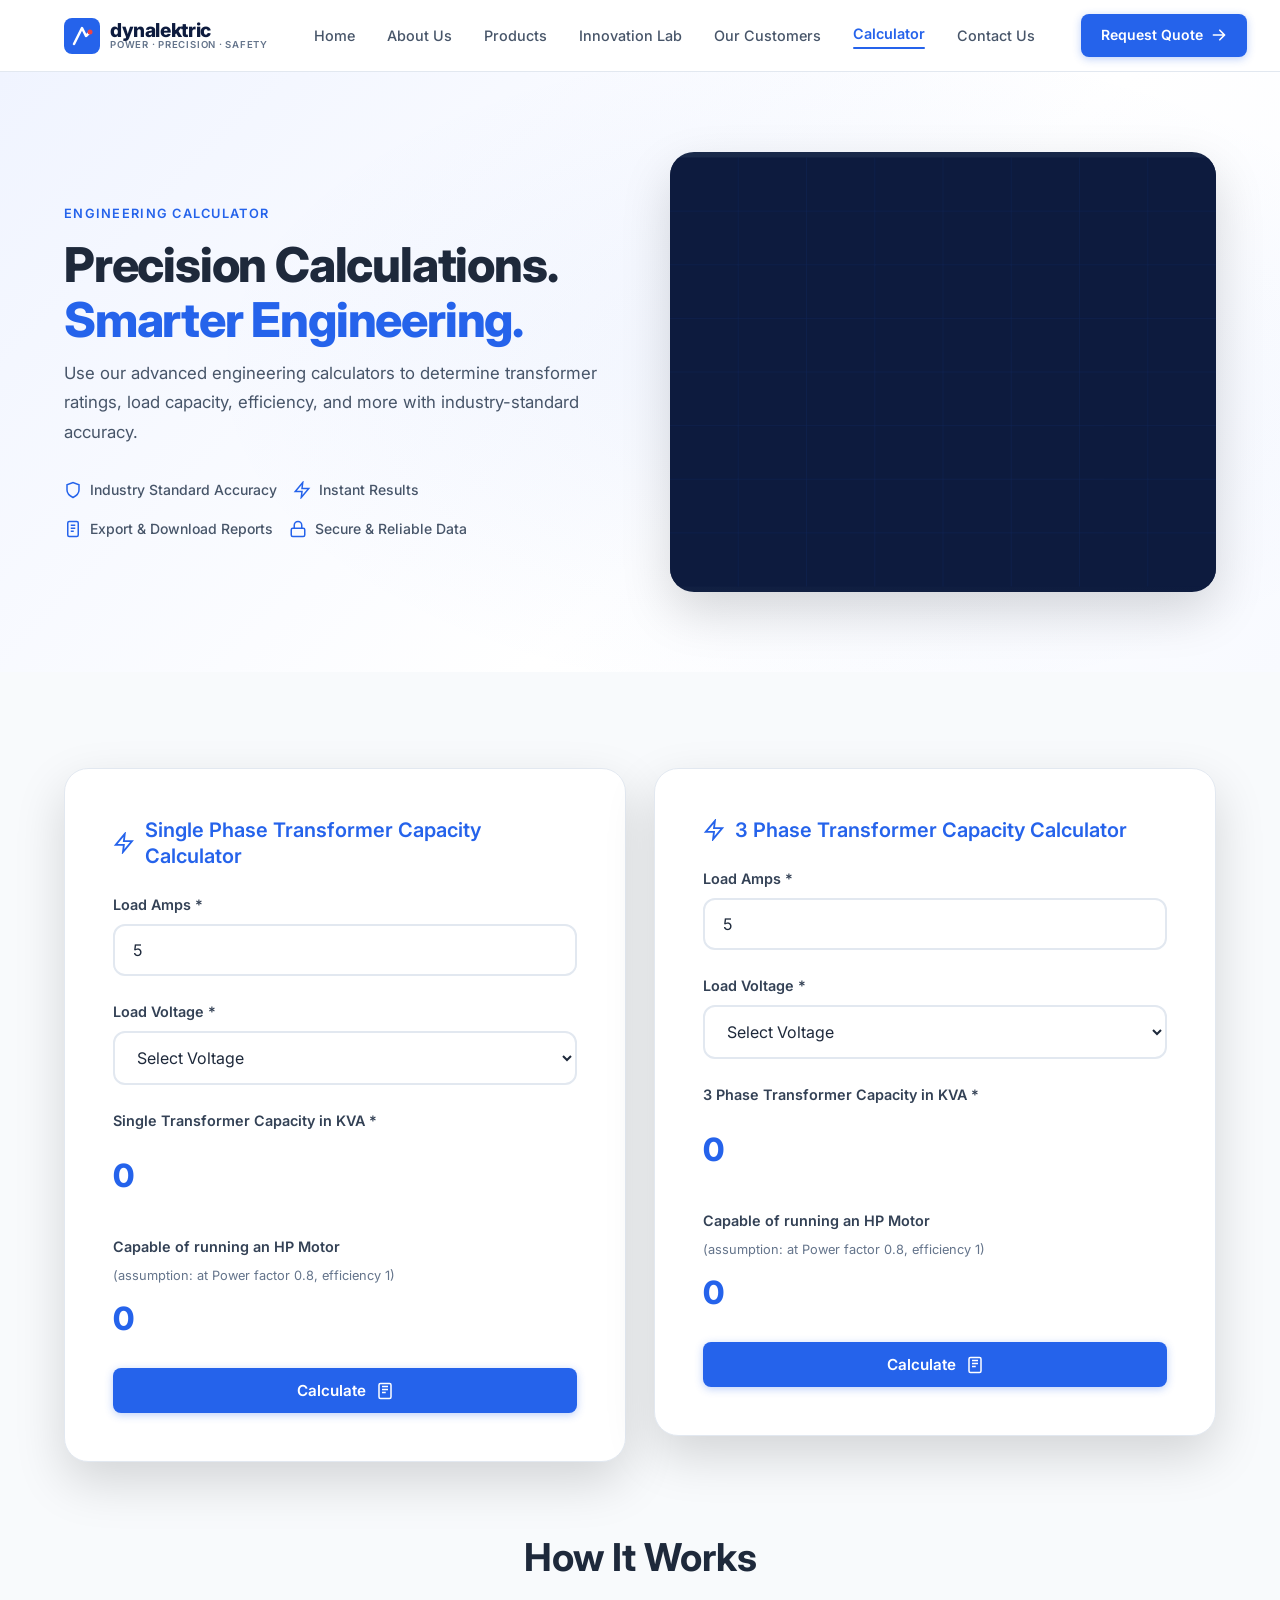
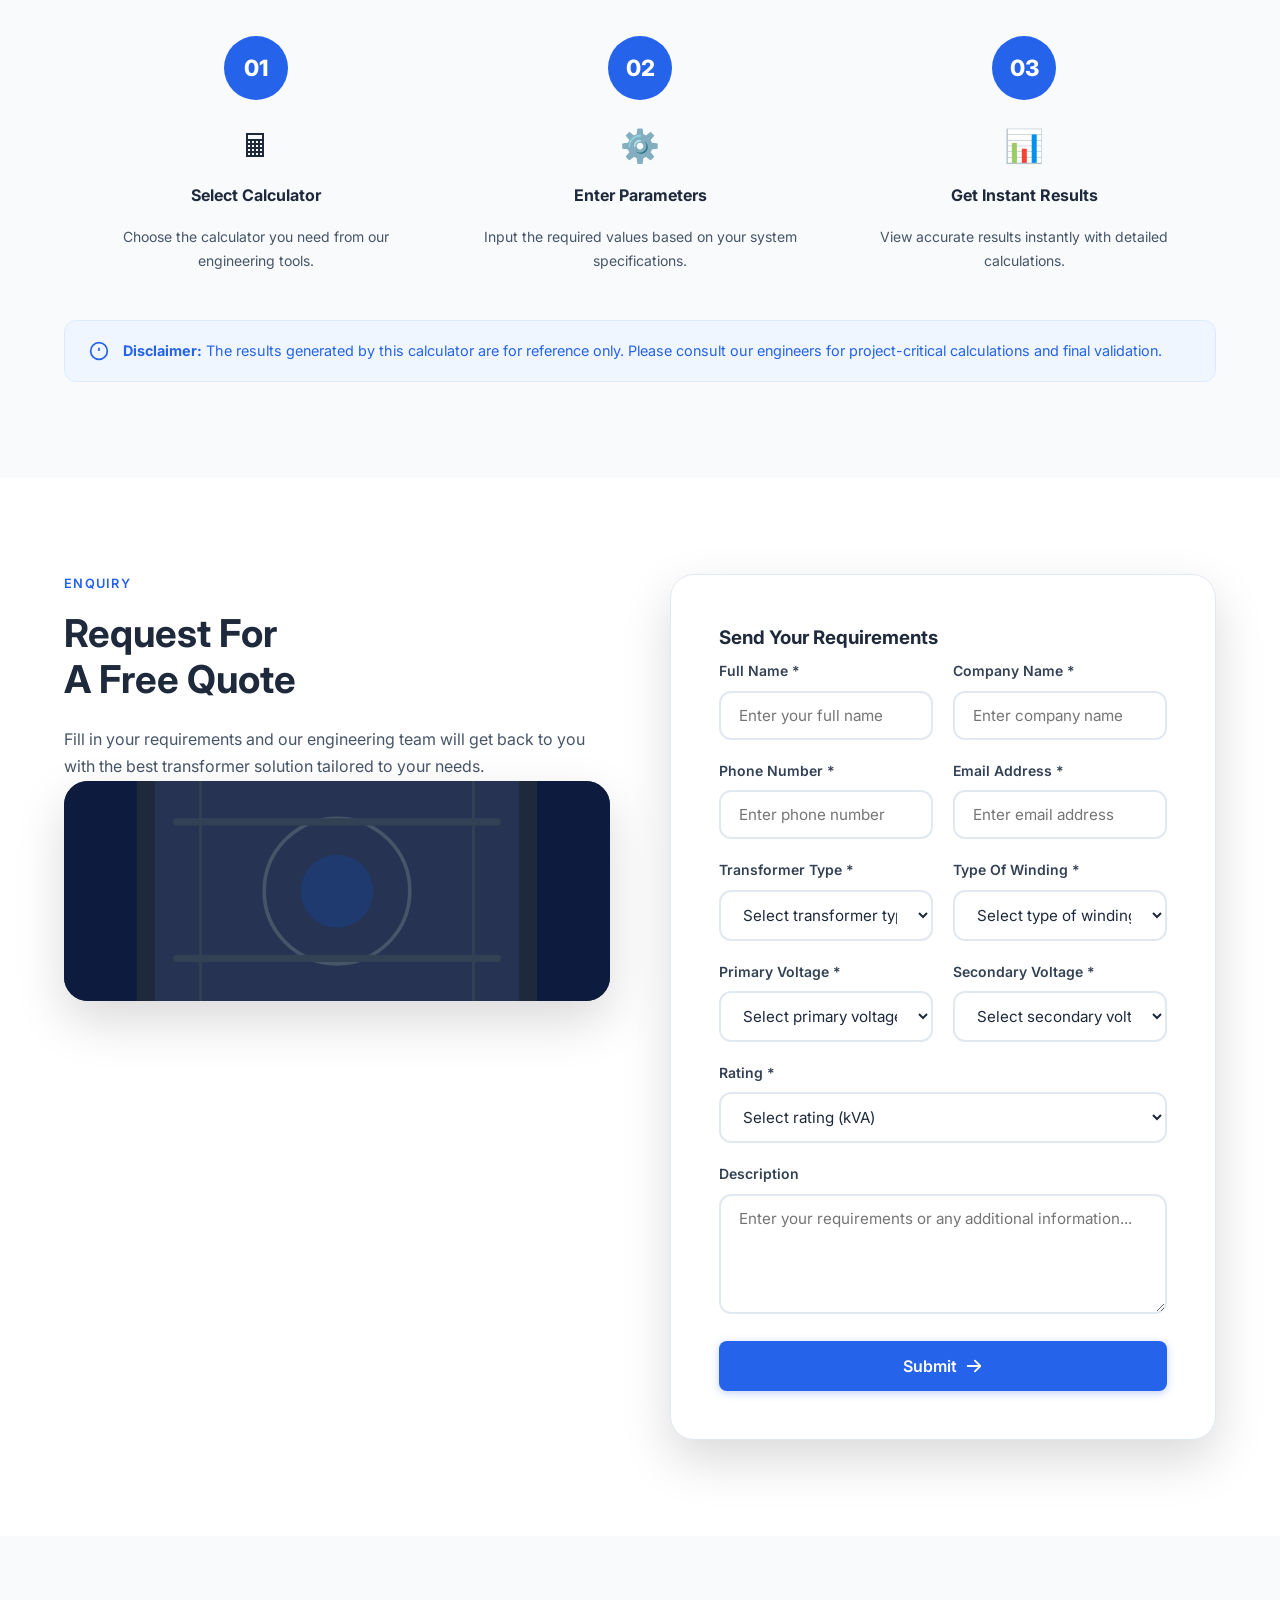
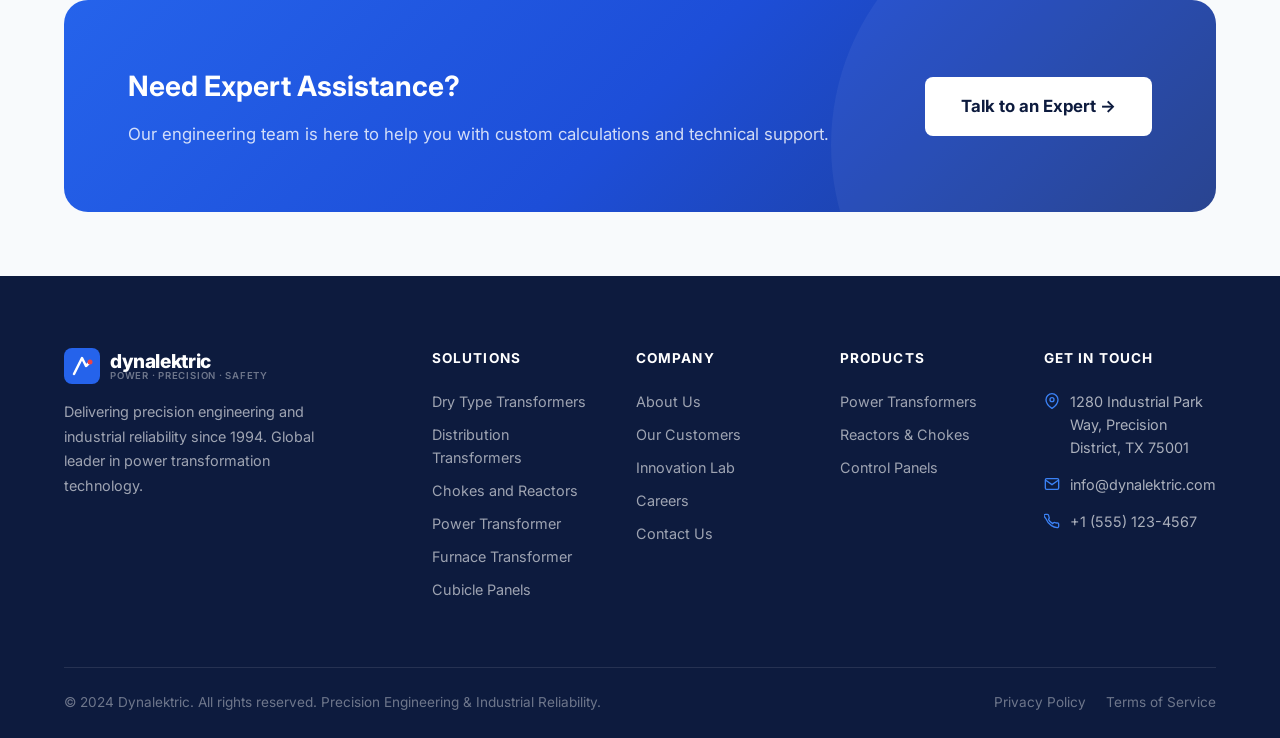
<file: calculator.html>
<!DOCTYPE html>
<html lang="en">
<head>
  <meta charset="UTF-8" />
  <meta name="viewport" content="width=device-width, initial-scale=1.0" />
  <title>Calculator — Dynalektric</title>
  <link rel="preconnect" href="https://fonts.googleapis.com" />
  <link href="https://fonts.googleapis.com/css2?family=Inter:wght@400;500;600;700;800&display=swap" rel="stylesheet" />
  <link rel="stylesheet" href="styles.css" />
</head>
<body>

<!-- ══ NAVBAR — identical to index.html ════════════════════ -->
<nav class="navbar">
  <div class="container nav-inner">
    <a href="index.html" class="nav-logo">
      <svg class="logo-mark" viewBox="0 0 36 36" fill="none">
        <rect width="36" height="36" rx="8" fill="#2563EB"/>
        <path d="M10 26L18 10L22 18L26 14" stroke="white" stroke-width="2.5" stroke-linecap="round" stroke-linejoin="round"/>
        <circle cx="26" cy="14" r="2.5" fill="#EF4444"/>
      </svg>
      <div class="logo-text">
        <span class="logo-name">dynalektric</span>
        <span class="logo-tag">Power · Precision · Safety</span>
      </div>
    </a>
    <div class="nav-links">
      <a href="index.html">Home</a>
      <a href="about.html">About Us</a>
      <a href="products.html">Products</a>
      <a href="innovation.html">Innovation Lab</a>
      <a href="customers.html">Our Customers</a>
      <a href="calculator.html" class="active">Calculator</a>
      <a href="contact.html">Contact Us</a>
    </div>
    <div class="nav-cta">
      <a href="contact.html" class="btn btn-primary" style="padding:10px 20px;font-size:.875rem;">
        Request Quote
        <svg viewBox="0 0 20 20" fill="currentColor" style="width:16px;height:16px;"><path fill-rule="evenodd" d="M10.293 3.293a1 1 0 011.414 0l6 6a1 1 0 010 1.414l-6 6a1 1 0 01-1.414-1.414L14.586 11H3a1 1 0 110-2h11.586l-4.293-4.293a1 1 0 010-1.414z" clip-rule="evenodd"/></svg>
      </a>
    </div>
    <button class="nav-toggle" aria-label="Open menu"><span></span><span></span><span></span></button>
  </div>
</nav>
<div class="mobile-nav">
  <div class="mobile-nav-close">✕</div>
  <a href="index.html">Home</a>
  <a href="about.html">About Us</a>
  <a href="products.html">Products</a>
  <a href="innovation.html">Innovation Lab</a>
  <a href="customers.html">Our Customers</a>
  <a href="calculator.html" class="active">Calculator</a>
  <a href="contact.html">Contact Us</a>
  <a href="contact.html" class="btn btn-primary mt-4" style="justify-content:center;">Request Quote →</a>
</div>

<!-- ══ HERO ════════════════════════════════════════════════ -->
<section class="page-hero">
  <div class="container">
    <div class="page-hero-inner">
      <div class="page-hero-content animate">
        <div class="label">Engineering Calculator</div>
        <h1 class="display-2">Precision Calculations.<span>Smarter Engineering.</span></h1>
        <p>Use our advanced engineering calculators to determine transformer ratings, load capacity, efficiency, and more with industry-standard accuracy.</p>
        <div class="hero-badges" style="margin-top:28px;">
          <span class="hero-badge">
            <svg viewBox="0 0 24 24" fill="none" stroke="currentColor" stroke-width="2" style="width:18px;height:18px;color:var(--blue);"><path d="M12 22s8-4 8-10V5l-8-3-8 3v7c0 6 8 10 8 10z"/></svg>
            Industry Standard Accuracy
          </span>
          <span class="hero-badge">
            <svg viewBox="0 0 24 24" fill="none" stroke="currentColor" stroke-width="2" style="width:18px;height:18px;color:var(--blue);"><path d="M13 2L3 14h9l-1 8 10-12h-9l1-8z"/></svg>
            Instant Results
          </span>
          <span class="hero-badge">
            <svg viewBox="0 0 24 24" fill="none" stroke="currentColor" stroke-width="2" style="width:18px;height:18px;color:var(--blue);"><rect x="5" y="2" width="14" height="20" rx="2"/><path d="M9 7h6M9 11h6M9 15h4"/></svg>
            Export &amp; Download Reports
          </span>
          <span class="hero-badge">
            <svg viewBox="0 0 24 24" fill="none" stroke="currentColor" stroke-width="2" style="width:18px;height:18px;color:var(--blue);"><rect x="3" y="11" width="18" height="11" rx="2"/><path d="M7 11V7a5 5 0 0 1 10 0v4"/></svg>
            Secure &amp; Reliable Data
          </span>
        </div>
      </div>
      <div class="page-hero-img animate animate-delay-2">
        <svg viewBox="0 0 560 440" xmlns="http://www.w3.org/2000/svg" style="position:absolute;inset:0;width:100%;height:100%;">
          <rect fill="#0d1b3e" width="560" height="440"/>
          <g opacity=".15" stroke="#2563EB" stroke-width="0.5" fill="none">
            <line x1="0" y1="55" x2="560" y2="55"/><line x1="0" y1="110" x2="560" y2="110"/>
            <line x1="0" y1="165" x2="560" y2="165"/><line x1="0" y1="220" x2="560" y2="220"/>
            <line x1="0" y1="275" x2="560" y2="275"/><line x1="0" y1="330" x2="560" y2="330"/>
            <line x1="0" y1="385" x2="560" y2="385"/>
            <line x1="70" y1="0" x2="70" y2="440"/><line x1="140" y1="0" x2="140" y2="440"/>
            <line x1="210" y1="0" x2="210" y2="440"/><line x1="280" y1="0" x2="280" y2="440"/>
            <line x1="350" y1="0" x2="350" y2="440"/><line x1="420" y1="0" x2="420" y2="440"/>
            <line x1="490" y1="0" x2="490" y2="440"/>
          </g>
          <g opacity=".5">
            <rect x="100" y="80" width="160" height="280" fill="#1e293b" rx="6"/>
            <rect x="120" y="100" width="120" height="45" fill="#263352" rx="4"/>
            <rect x="120" y="160" width="120" height="45" fill="#263352" rx="4"/>
            <rect x="120" y="220" width="120" height="45" fill="#263352" rx="4"/>
            <rect x="120" y="290" width="120" height="50" fill="#1e3a6e" rx="4"/>
            <rect x="300" y="100" width="160" height="240" fill="#1e293b" rx="6"/>
            <rect x="320" y="120" width="120" height="45" fill="#263352" rx="4"/>
            <rect x="320" y="180" width="120" height="45" fill="#263352" rx="4"/>
            <rect x="320" y="270" width="120" height="50" fill="#2563EB" rx="4" opacity=".4"/>
            <line x1="100" y1="150" x2="60" y2="120" stroke="#475569" stroke-width="2"/>
            <circle cx="57" cy="118" r="6" fill="#2563EB" opacity=".7"/>
            <line x1="460" y1="150" x2="500" y2="120" stroke="#475569" stroke-width="2"/>
            <circle cx="503" cy="118" r="6" fill="#2563EB" opacity=".7"/>
          </g>
        </svg>
      </div>
    </div>
  </div>
</section>

<!-- ══ CALCULATORS ═══════════════════════════════════════════ -->
<section class="section" style="background:var(--gray-50);">
  <div class="container">
    <div class="grid-2" style="align-items:start;gap:28px;">

      <!-- Single Phase -->
      <div class="calc-card animate animate-delay-1">
        <div style="display:flex;align-items:center;gap:10px;margin-bottom:24px;">
          <svg width="22" height="22" viewBox="0 0 24 24" fill="none" stroke="var(--blue)" stroke-width="2"><path d="M13 2L3 14h9l-1 8 10-12h-9l1-8z"/></svg>
          <h3 class="h3" style="color:var(--blue);">Single Phase Transformer Capacity Calculator</h3>
        </div>
        <div class="calc-form-group">
          <label class="calc-label" for="s1-amps">Load Amps *</label>
          <input id="s1-amps" class="calc-input" type="number" value="5" min="0" step="0.1"/>
        </div>
        <div class="calc-form-group">
          <label class="calc-label" for="s1-voltage">Load Voltage *</label>
          <select id="s1-voltage" class="calc-select">
            <option value="">Select Voltage</option>
            <option value="120">120V</option>
            <option value="230">230V</option>
            <option value="240">240V</option>
            <option value="415">415V</option>
            <option value="440">440V</option>
          </select>
        </div>
        <div class="calc-form-group">
          <label class="calc-label">Single Transformer Capacity in KVA *</label>
          <div style="font-size:2rem;font-weight:800;color:var(--blue);padding:10px 0;" id="s1-kva">0</div>
        </div>
        <div class="calc-form-group">
          <label class="calc-label">Capable of running an HP Motor</label>
          <div style="font-size:.8rem;color:var(--gray-500);margin-bottom:6px;">(assumption: at Power factor 0.8, efficiency 1)</div>
          <div style="font-size:2rem;font-weight:800;color:var(--blue);" id="s1-hp">0</div>
        </div>
        <button onclick="calcSinglePhase()" class="btn btn-primary" style="width:100%;justify-content:center;gap:10px;">
          Calculate
          <svg viewBox="0 0 24 24" fill="none" stroke="currentColor" stroke-width="2" style="width:18px;height:18px;"><rect x="4" y="2" width="16" height="20" rx="2"/><path d="M8 6h8M8 10h8M8 14h5"/></svg>
        </button>
      </div>

      <!-- Three Phase -->
      <div class="calc-card animate animate-delay-2">
        <div style="display:flex;align-items:center;gap:10px;margin-bottom:24px;">
          <svg width="22" height="22" viewBox="0 0 24 24" fill="none" stroke="var(--blue)" stroke-width="2"><path d="M13 2L3 14h9l-1 8 10-12h-9l1-8z"/></svg>
          <h3 class="h3" style="color:var(--blue);">3 Phase Transformer Capacity Calculator</h3>
        </div>
        <div class="calc-form-group">
          <label class="calc-label" for="t3-amps">Load Amps *</label>
          <input id="t3-amps" class="calc-input" type="number" value="5" min="0" step="0.1"/>
        </div>
        <div class="calc-form-group">
          <label class="calc-label" for="t3-voltage">Load Voltage *</label>
          <select id="t3-voltage" class="calc-select">
            <option value="">Select Voltage</option>
            <option value="415">415V</option>
            <option value="433">433V</option>
            <option value="440">440V</option>
            <option value="3300">3.3 kV</option>
            <option value="6600">6.6 kV</option>
            <option value="11000">11 kV</option>
            <option value="33000">33 kV</option>
          </select>
        </div>
        <div class="calc-form-group">
          <label class="calc-label">3 Phase Transformer Capacity in KVA *</label>
          <div style="font-size:2rem;font-weight:800;color:var(--blue);padding:10px 0;" id="t3-kva">0</div>
        </div>
        <div class="calc-form-group">
          <label class="calc-label">Capable of running an HP Motor</label>
          <div style="font-size:.8rem;color:var(--gray-500);margin-bottom:6px;">(assumption: at Power factor 0.8, efficiency 1)</div>
          <div style="font-size:2rem;font-weight:800;color:var(--blue);" id="t3-hp">0</div>
        </div>
        <button onclick="calcThreePhase()" class="btn btn-primary" style="width:100%;justify-content:center;gap:10px;">
          Calculate
          <svg viewBox="0 0 24 24" fill="none" stroke="currentColor" stroke-width="2" style="width:18px;height:18px;"><rect x="4" y="2" width="16" height="20" rx="2"/><path d="M8 6h8M8 10h8M8 14h5"/></svg>
        </button>
      </div>
    </div>

    <!-- How It Works -->
    <div class="section-header center animate" style="margin-top:72px;">
      <h2 class="h1">How It Works</h2>
    </div>
    <div class="grid-3 animate animate-delay-1" style="text-align:center;gap:0;position:relative;">
      <div style="padding:0 32px;">
        <div style="width:64px;height:64px;border-radius:50%;background:var(--blue);color:var(--white);display:flex;align-items:center;justify-content:center;font-size:1.4rem;font-weight:800;margin:0 auto 20px;">01</div>
        <div style="font-size:2rem;margin-bottom:12px;">🖩</div>
        <h4>Select Calculator</h4>
        <p class="body-md mt-4" style="font-size:.875rem;">Choose the calculator you need from our engineering tools.</p>
      </div>
      <div style="padding:0 32px;">
        <div style="width:64px;height:64px;border-radius:50%;background:var(--blue);color:var(--white);display:flex;align-items:center;justify-content:center;font-size:1.4rem;font-weight:800;margin:0 auto 20px;">02</div>
        <div style="font-size:2rem;margin-bottom:12px;">⚙️</div>
        <h4>Enter Parameters</h4>
        <p class="body-md mt-4" style="font-size:.875rem;">Input the required values based on your system specifications.</p>
      </div>
      <div style="padding:0 32px;">
        <div style="width:64px;height:64px;border-radius:50%;background:var(--blue);color:var(--white);display:flex;align-items:center;justify-content:center;font-size:1.4rem;font-weight:800;margin:0 auto 20px;">03</div>
        <div style="font-size:2rem;margin-bottom:12px;">📊</div>
        <h4>Get Instant Results</h4>
        <p class="body-md mt-4" style="font-size:.875rem;">View accurate results instantly with detailed calculations.</p>
      </div>
    </div>

    <!-- Disclaimer -->
    <div class="animate mt-12" style="background:var(--blue-50);border:1px solid var(--blue-100);border-radius:var(--r-md);padding:18px 24px;display:flex;align-items:flex-start;gap:14px;">
      <svg width="20" height="20" viewBox="0 0 24 24" fill="none" stroke="var(--blue)" stroke-width="2" style="flex-shrink:0;margin-top:2px;"><circle cx="12" cy="12" r="10"/><path d="M12 8v4M12 16h.01"/></svg>
      <p style="font-size:.9rem;color:var(--blue);line-height:1.6;"><strong>Disclaimer:</strong> The results generated by this calculator are for reference only. Please consult our engineers for project-critical calculations and final validation.</p>
    </div>
  </div>
</section>

<!-- ══ QUOTE FORM ════════════════════════════════════════════ -->
<section class="section" style="background:var(--white);">
  <div class="container">
    <div class="grid-2" style="align-items:start;gap:60px;">
      <div class="animate">
        <div class="label mb-4">Enquiry</div>
        <h2 class="h1 mb-6">Request For<br>A Free Quote</h2>
        <p class="body-md mb-8">Fill in your requirements and our engineering team will get back to you with the best transformer solution tailored to your needs.</p>
        <div class="about-img-wrap" style="height:220px;">
          <svg viewBox="0 0 500 220" xmlns="http://www.w3.org/2000/svg" style="position:absolute;inset:0;width:100%;height:100%;">
            <rect fill="#0d1b3e" width="500" height="220"/>
            <g opacity=".4">
              <rect x="60" y="30" width="140" height="160" fill="#1e293b" rx="4"/>
              <rect x="300" y="50" width="140" height="130" fill="#1e293b" rx="4"/>
              <rect x="80" y="50" width="100" height="30" fill="#263352" rx="3"/>
              <rect x="80" y="90" width="100" height="30" fill="#263352" rx="3"/>
              <rect x="80" y="140" width="100" height="30" fill="#1e3a6e" rx="3"/>
              <rect x="320" y="70" width="100" height="30" fill="#263352" rx="3"/>
              <rect x="320" y="120" width="100" height="30" fill="#1e3a6e" rx="3"/>
              <line x1="200" y1="90" x2="300" y2="90" stroke="#2563EB" stroke-width="1.5"/>
              <circle cx="200" cy="90" r="4" fill="#2563EB"/>
              <circle cx="300" cy="90" r="4" fill="#2563EB"/>
            </g>
          </svg>
        </div>
      </div>
      <div class="form-card animate animate-delay-1">
        <h3 class="mb-6">Send Your Requirements</h3>
        <form id="contact-form">
          <div class="form-row">
            <div class="form-group">
              <label class="form-label">Full Name *</label>
              <input class="form-input" type="text" placeholder="Enter your full name" required/>
            </div>
            <div class="form-group">
              <label class="form-label">Company Name *</label>
              <input class="form-input" type="text" placeholder="Enter company name" required/>
            </div>
          </div>
          <div class="form-row">
            <div class="form-group">
              <label class="form-label">Phone Number *</label>
              <input class="form-input" type="tel" placeholder="Enter phone number" required/>
            </div>
            <div class="form-group">
              <label class="form-label">Email Address *</label>
              <input class="form-input" type="email" placeholder="Enter email address" required/>
            </div>
          </div>
          <div class="form-row">
            <div class="form-group">
              <label class="form-label">Transformer Type *</label>
              <select class="form-select" required>
                <option value="">Select transformer type</option>
                <option>Power Transformer</option>
                <option>Distribution Transformer</option>
                <option>Dry Type Transformer</option>
                <option>Furnace Transformer</option>
                <option>Reactor / Choke</option>
                <option>Control Panel</option>
              </select>
            </div>
            <div class="form-group">
              <label class="form-label">Type Of Winding *</label>
              <select class="form-select" required>
                <option value="">Select type of winding</option>
                <option>Copper Winding</option>
                <option>Aluminium Winding</option>
              </select>
            </div>
          </div>
          <div class="form-row">
            <div class="form-group">
              <label class="form-label">Primary Voltage *</label>
              <select class="form-select" required>
                <option value="">Select primary voltage</option>
                <option>415V</option><option>11 kV</option><option>33 kV</option><option>66 kV</option><option>132 kV</option>
              </select>
            </div>
            <div class="form-group">
              <label class="form-label">Secondary Voltage *</label>
              <select class="form-select" required>
                <option value="">Select secondary voltage</option>
                <option>415V</option><option>433V</option><option>11 kV</option><option>33 kV</option>
              </select>
            </div>
          </div>
          <div class="form-group">
            <label class="form-label">Rating *</label>
            <select class="form-select" required>
              <option value="">Select rating (kVA)</option>
              <option>100 kVA</option><option>250 kVA</option><option>500 kVA</option>
              <option>1000 kVA</option><option>2500 kVA</option><option>5000 kVA</option>
              <option>10 MVA</option><option>Custom</option>
            </select>
          </div>
          <div class="form-group">
            <label class="form-label">Description</label>
            <textarea class="form-textarea" placeholder="Enter your requirements or any additional information..." rows="4"></textarea>
          </div>
          <button type="submit" class="btn btn-primary" style="width:100%;justify-content:center;padding:15px;font-size:1rem;">
            Submit
            <svg viewBox="0 0 20 20" fill="currentColor" style="width:18px;height:18px;"><path fill-rule="evenodd" d="M10.293 3.293a1 1 0 011.414 0l6 6a1 1 0 010 1.414l-6 6a1 1 0 01-1.414-1.414L14.586 11H3a1 1 0 110-2h11.586l-4.293-4.293a1 1 0 010-1.414z" clip-rule="evenodd"/></svg>
          </button>
        </form>
      </div>
    </div>
  </div>
</section>

<!-- ══ CTA BANNER ═══════════════════════════════════════════ -->
<section class="section-sm" style="background:var(--gray-50);">
  <div class="container animate">
    <div class="cta-banner">
      <div class="cta-banner-content">
        <h2>Need Expert Assistance?</h2>
        <p>Our engineering team is here to help you with custom calculations and technical support.</p>
      </div>
      <div class="cta-banner-actions">
        <a href="contact.html" class="btn btn-white btn-lg">Talk to an Expert →</a>
      </div>
    </div>
  </div>
</section>

<!-- ══ FOOTER — identical to index.html ════════════════════ -->
<footer class="footer">
  <div class="container">
    <div class="footer-main">
      <div class="footer-brand">
        <a href="index.html" class="nav-logo">
          <svg class="logo-mark" viewBox="0 0 36 36" fill="none">
            <rect width="36" height="36" rx="8" fill="#2563EB"/>
            <path d="M10 26L18 10L22 18L26 14" stroke="white" stroke-width="2.5" stroke-linecap="round" stroke-linejoin="round"/>
            <circle cx="26" cy="14" r="2.5" fill="#EF4444"/>
          </svg>
          <div class="logo-text">
            <span class="logo-name">dynalektric</span>
            <span class="logo-tag">Power · Precision · Safety</span>
          </div>
        </a>
        <p>Delivering precision engineering and industrial reliability since 1994. Global leader in power transformation technology.</p>
      </div>
      <div class="footer-col">
        <h4>Solutions</h4>
        <a href="products.html">Dry Type Transformers</a>
        <a href="products.html">Distribution Transformers</a>
        <a href="products.html">Chokes and Reactors</a>
        <a href="products.html">Power Transformer</a>
        <a href="products.html">Furnace Transformer</a>
        <a href="products.html">Cubicle Panels</a>
      </div>
      <div class="footer-col">
        <h4>Company</h4>
        <a href="about.html">About Us</a>
        <a href="customers.html">Our Customers</a>
        <a href="innovation.html">Innovation Lab</a>
        <a href="contact.html">Careers</a>
        <a href="contact.html">Contact Us</a>
      </div>
      <div class="footer-col">
        <h4>Products</h4>
        <a href="products.html">Power Transformers</a>
        <a href="products.html">Reactors &amp; Chokes</a>
        <a href="products.html">Control Panels</a>
      </div>
      <div class="footer-col">
        <h4>Get In Touch</h4>
        <div class="footer-contact-item">
          <svg viewBox="0 0 24 24" fill="none" stroke="currentColor" stroke-width="2"><path d="M21 10c0 7-9 13-9 13s-9-6-9-13a9 9 0 0118 0z"/><circle cx="12" cy="10" r="3"/></svg>
          <span>1280 Industrial Park Way, Precision District, TX 75001</span>
        </div>
        <div class="footer-contact-item">
          <svg viewBox="0 0 24 24" fill="none" stroke="currentColor" stroke-width="2"><path d="M4 4h16c1.1 0 2 .9 2 2v12c0 1.1-.9 2-2 2H4c-1.1 0-2-.9-2-2V6c0-1.1.9-2 2-2z"/><polyline points="22,6 12,13 2,6"/></svg>
          <span>info@dynalektric.com</span>
        </div>
        <div class="footer-contact-item">
          <svg viewBox="0 0 24 24" fill="none" stroke="currentColor" stroke-width="2"><path d="M22 16.92v3a2 2 0 01-2.18 2 19.79 19.79 0 01-8.63-3.07A19.5 19.5 0 013.07 8.81 19.79 19.79 0 01.04 4.18 2 2 0 012 2h3a2 2 0 012 1.72c.127.96.361 1.903.7 2.81a2 2 0 01-.45 2.11L6.91 9.91a16 16 0 006.08 6.08l1.27-1.27a2 2 0 012.11-.45c.907.339 1.85.573 2.81.7A2 2 0 0122 16.92z"/></svg>
          <span>+1 (555) 123-4567</span>
        </div>
      </div>
    </div>
    <div class="footer-bottom">
      <span>© 2024 Dynalektric. All rights reserved. Precision Engineering &amp; Industrial Reliability.</span>
      <div style="display:flex;gap:20px;">
        <a href="#">Privacy Policy</a>
        <a href="#">Terms of Service</a>
      </div>
    </div>
  </div>
</footer>

<button class="scroll-top" id="scrollTop" aria-label="Back to top">
  <svg viewBox="0 0 24 24" fill="none" stroke="currentColor" stroke-width="2.5" stroke-linecap="round" stroke-linejoin="round"><polyline points="18 15 12 9 6 15"/></svg>
</button>
<script src="script.js"></script>
<script>
  function calcSinglePhase() {
    const amps = parseFloat(document.getElementById('s1-amps').value) || 0;
    const voltage = parseFloat(document.getElementById('s1-voltage').value) || 0;
    const kva = (amps * voltage) / 1000;
    const hp = kva * 0.8 * 1.341;
    document.getElementById('s1-kva').textContent = kva.toFixed(2);
    document.getElementById('s1-hp').textContent = hp.toFixed(2);
  }
  function calcThreePhase() {
    const amps = parseFloat(document.getElementById('t3-amps').value) || 0;
    const voltage = parseFloat(document.getElementById('t3-voltage').value) || 0;
    const kva = (Math.sqrt(3) * amps * voltage) / 1000;
    const hp = kva * 0.8 * 1.341;
    document.getElementById('t3-kva').textContent = kva.toFixed(2);
    document.getElementById('t3-hp').textContent = hp.toFixed(2);
  }
</script>
</body>
</html>
</file>
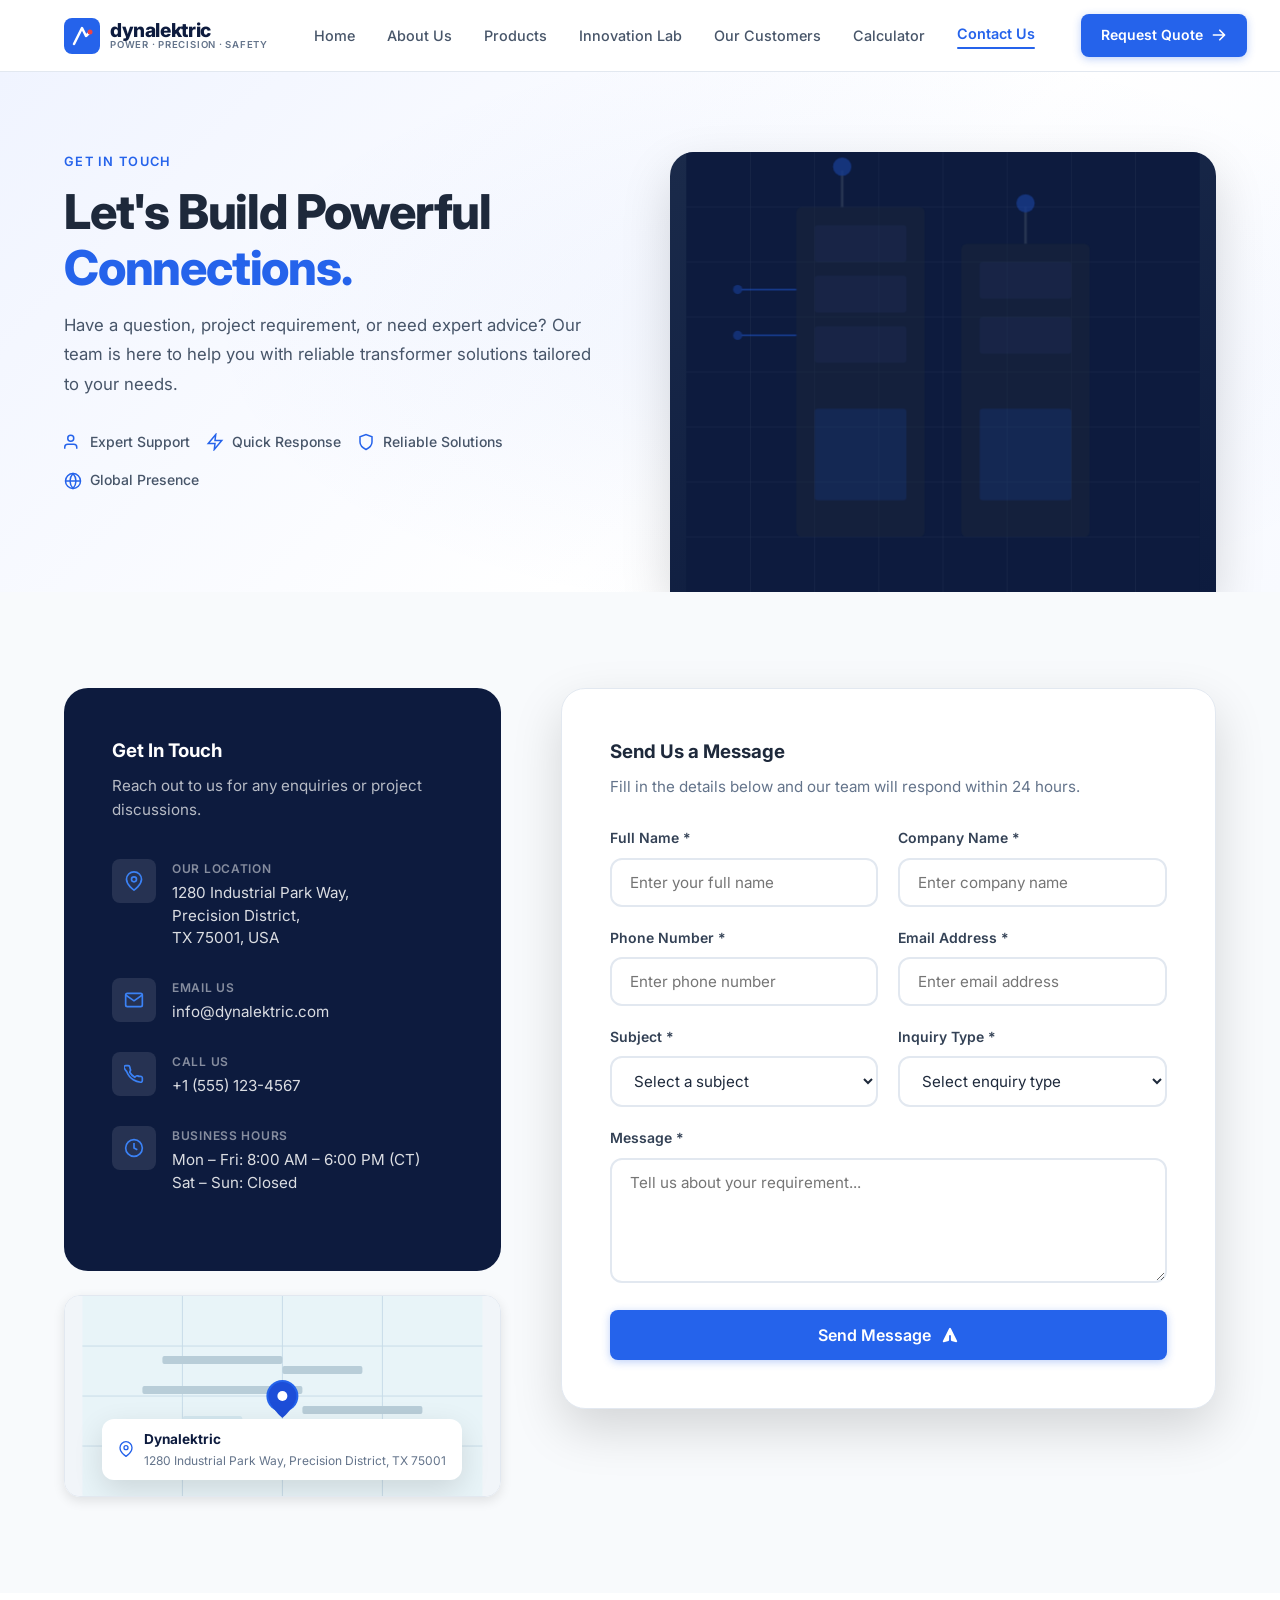
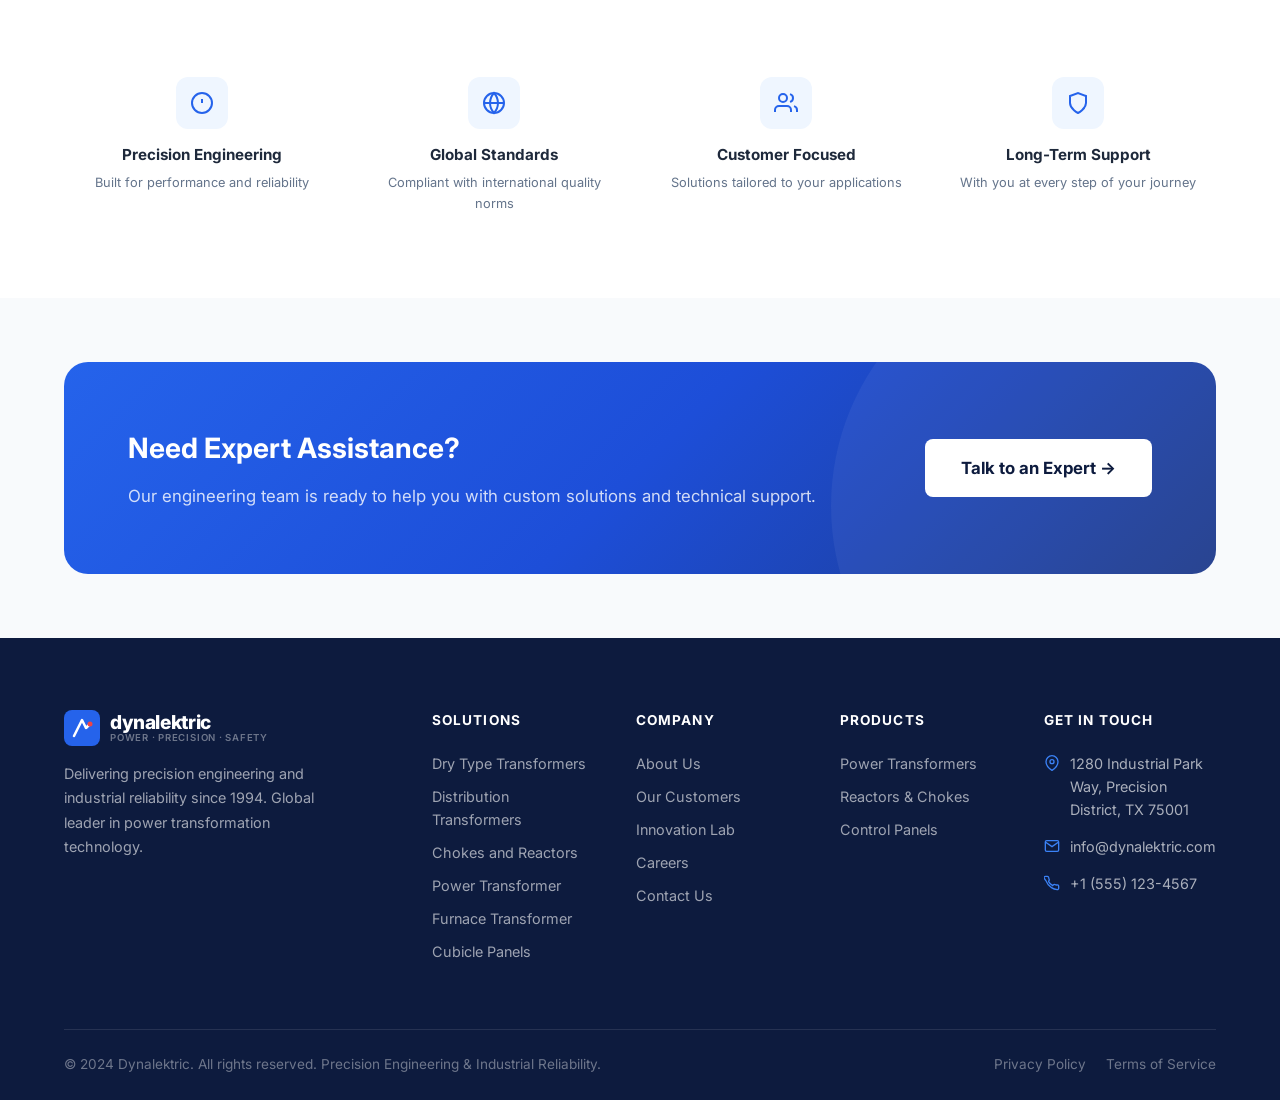
<file: contact.html>
<!DOCTYPE html>
<html lang="en">
<head>
  <meta charset="UTF-8" />
  <meta name="viewport" content="width=device-width, initial-scale=1.0" />
  <title>Contact Us — Dynalektric</title>
  <link rel="preconnect" href="https://fonts.googleapis.com" />
  <link href="https://fonts.googleapis.com/css2?family=Inter:wght@400;500;600;700;800&display=swap" rel="stylesheet" />
  <link rel="stylesheet" href="styles.css" />
</head>
<body>

<!-- ══ NAVBAR — identical to index.html ════════════════════ -->
<nav class="navbar">
  <div class="container nav-inner">
    <a href="index.html" class="nav-logo">
      <svg class="logo-mark" viewBox="0 0 36 36" fill="none">
        <rect width="36" height="36" rx="8" fill="#2563EB"/>
        <path d="M10 26L18 10L22 18L26 14" stroke="white" stroke-width="2.5" stroke-linecap="round" stroke-linejoin="round"/>
        <circle cx="26" cy="14" r="2.5" fill="#EF4444"/>
      </svg>
      <div class="logo-text">
        <span class="logo-name">dynalektric</span>
        <span class="logo-tag">Power · Precision · Safety</span>
      </div>
    </a>
    <div class="nav-links">
      <a href="index.html">Home</a>
      <a href="about.html">About Us</a>
      <a href="products.html">Products</a>
      <a href="innovation.html">Innovation Lab</a>
      <a href="customers.html">Our Customers</a>
      <a href="calculator.html">Calculator</a>
      <a href="contact.html" class="active">Contact Us</a>
    </div>
    <div class="nav-cta">
      <a href="contact.html" class="btn btn-primary" style="padding:10px 20px;font-size:.875rem;">
        Request Quote
        <svg viewBox="0 0 20 20" fill="currentColor" style="width:16px;height:16px;"><path fill-rule="evenodd" d="M10.293 3.293a1 1 0 011.414 0l6 6a1 1 0 010 1.414l-6 6a1 1 0 01-1.414-1.414L14.586 11H3a1 1 0 110-2h11.586l-4.293-4.293a1 1 0 010-1.414z" clip-rule="evenodd"/></svg>
      </a>
    </div>
    <button class="nav-toggle" aria-label="Open menu"><span></span><span></span><span></span></button>
  </div>
</nav>
<div class="mobile-nav">
  <div class="mobile-nav-close">✕</div>
  <a href="index.html">Home</a>
  <a href="about.html">About Us</a>
  <a href="products.html">Products</a>
  <a href="innovation.html">Innovation Lab</a>
  <a href="customers.html">Our Customers</a>
  <a href="calculator.html">Calculator</a>
  <a href="contact.html" class="active">Contact Us</a>
  <a href="contact.html" class="btn btn-primary mt-4" style="justify-content:center;">Request Quote →</a>
</div>

<!-- ══ HERO ════════════════════════════════════════════════ -->
<section class="page-hero" style="padding-bottom:0;">
  <div class="container">
    <div class="page-hero-inner" style="min-height:auto;padding-bottom:0;align-items:stretch;">
      <div class="page-hero-content animate" style="padding-bottom:64px;">
        <div class="label">Get In Touch</div>
        <h1 class="display-2" style="margin-bottom:16px;">
          Let's Build Powerful<br>
          <span style="color:var(--blue);">Connections.</span>
        </h1>
        <p style="font-size:1.05rem;color:var(--gray-600);line-height:1.75;margin-bottom:0;">Have a question, project requirement, or need expert advice? Our team is here to help you with reliable transformer solutions tailored to your needs.</p>
        <div class="hero-badges" style="margin-top:32px;">
          <span class="hero-badge">
            <svg viewBox="0 0 24 24" fill="none" stroke="currentColor" stroke-width="2" style="width:18px;height:18px;color:var(--blue);"><path d="M17 21v-2a4 4 0 0 0-4-4H5a4 4 0 0 0-4 4v2"/><circle cx="9" cy="7" r="4"/></svg>
            Expert Support
          </span>
          <span class="hero-badge">
            <svg viewBox="0 0 24 24" fill="none" stroke="currentColor" stroke-width="2" style="width:18px;height:18px;color:var(--blue);"><path d="M13 2L3 14h9l-1 8 10-12h-9l1-8z"/></svg>
            Quick Response
          </span>
          <span class="hero-badge">
            <svg viewBox="0 0 24 24" fill="none" stroke="currentColor" stroke-width="2" style="width:18px;height:18px;color:var(--blue);"><path d="M12 22s8-4 8-10V5l-8-3-8 3v7c0 6 8 10 8 10z"/></svg>
            Reliable Solutions
          </span>
          <span class="hero-badge">
            <svg viewBox="0 0 24 24" fill="none" stroke="currentColor" stroke-width="2" style="width:18px;height:18px;color:var(--blue);"><circle cx="12" cy="12" r="10"/><path d="M2 12h20M12 2a15.3 15.3 0 0 1 4 10 15.3 15.3 0 0 1-4 10 15.3 15.3 0 0 1-4-10 15.3 15.3 0 0 1 4-10z"/></svg>
            Global Presence
          </span>
        </div>
      </div>
      <div class="page-hero-img animate animate-delay-2" style="border-radius:var(--r-xl) var(--r-xl) 0 0;">
        <svg viewBox="0 0 560 480" xmlns="http://www.w3.org/2000/svg" style="position:absolute;inset:0;width:100%;height:100%;">
          <rect fill="#0d1b3e" width="560" height="480"/>
          <g opacity=".15" stroke="#94a3b8" stroke-width="0.5" fill="none">
            <line x1="0" y1="60" x2="560" y2="60"/><line x1="0" y1="120" x2="560" y2="120"/>
            <line x1="0" y1="180" x2="560" y2="180"/><line x1="0" y1="240" x2="560" y2="240"/>
            <line x1="0" y1="300" x2="560" y2="300"/><line x1="0" y1="360" x2="560" y2="360"/>
            <line x1="0" y1="420" x2="560" y2="420"/>
            <line x1="70" y1="0" x2="70" y2="480"/><line x1="140" y1="0" x2="140" y2="480"/>
            <line x1="210" y1="0" x2="210" y2="480"/><line x1="280" y1="0" x2="280" y2="480"/>
            <line x1="350" y1="0" x2="350" y2="480"/><line x1="420" y1="0" x2="420" y2="480"/>
            <line x1="490" y1="0" x2="490" y2="480"/>
          </g>
          <g opacity=".45">
            <rect x="120" y="60" width="140" height="360" fill="#1e293b" rx="6"/>
            <rect x="300" y="100" width="140" height="320" fill="#1e293b" rx="6"/>
            <rect x="140" y="80" width="100" height="40" fill="#263352" rx="3"/>
            <rect x="140" y="135" width="100" height="40" fill="#263352" rx="3"/>
            <rect x="140" y="190" width="100" height="40" fill="#263352" rx="3"/>
            <rect x="140" y="280" width="100" height="100" fill="#1e3a6e" rx="3"/>
            <rect x="320" y="120" width="100" height="40" fill="#263352" rx="3"/>
            <rect x="320" y="180" width="100" height="40" fill="#263352" rx="3"/>
            <rect x="320" y="280" width="100" height="100" fill="#1e3a6e" rx="3"/>
            <line x1="170" y1="60" x2="170" y2="20" stroke="#475569" stroke-width="3"/>
            <circle cx="170" cy="16" r="10" fill="#2563EB" opacity=".8"/>
            <line x1="370" y1="100" x2="370" y2="60" stroke="#475569" stroke-width="3"/>
            <circle cx="370" cy="56" r="10" fill="#2563EB" opacity=".8"/>
            <line x1="60" y1="150" x2="120" y2="150" stroke="#2563EB" stroke-width="2"/>
            <line x1="60" y1="200" x2="120" y2="200" stroke="#2563EB" stroke-width="2"/>
            <circle cx="56" cy="150" r="5" fill="#2563EB" opacity=".7"/>
            <circle cx="56" cy="200" r="5" fill="#2563EB" opacity=".7"/>
          </g>
        </svg>
      </div>
    </div>
  </div>
</section>

<!-- ══ CONTACT MAIN ══════════════════════════════════════════ -->
<section class="section" style="background:var(--gray-50);">
  <div class="container">
    <div class="contact-grid">

      <!-- Info Panel -->
      <div class="animate">
        <div class="contact-info-card">
          <h3>Get In Touch</h3>
          <p>Reach out to us for any enquiries or project discussions.</p>

          <div class="contact-item">
            <div class="contact-item-icon">
              <svg viewBox="0 0 24 24" fill="none" stroke="currentColor" stroke-width="2"><path d="M21 10c0 7-9 13-9 13s-9-6-9-13a9 9 0 0118 0z"/><circle cx="12" cy="10" r="3"/></svg>
            </div>
            <div class="contact-item-text">
              <div class="ci-label">Our Location</div>
              <div class="ci-val">1280 Industrial Park Way,<br>Precision District,<br>TX 75001, USA</div>
            </div>
          </div>

          <div class="contact-item">
            <div class="contact-item-icon">
              <svg viewBox="0 0 24 24" fill="none" stroke="currentColor" stroke-width="2"><path d="M4 4h16c1.1 0 2 .9 2 2v12c0 1.1-.9 2-2 2H4c-1.1 0-2-.9-2-2V6c0-1.1.9-2 2-2z"/><polyline points="22,6 12,13 2,6"/></svg>
            </div>
            <div class="contact-item-text">
              <div class="ci-label">Email Us</div>
              <div class="ci-val">info@dynalektric.com</div>
            </div>
          </div>

          <div class="contact-item">
            <div class="contact-item-icon">
              <svg viewBox="0 0 24 24" fill="none" stroke="currentColor" stroke-width="2"><path d="M22 16.92v3a2 2 0 01-2.18 2 19.79 19.79 0 01-8.63-3.07A19.5 19.5 0 013.07 8.81 19.79 19.79 0 01.04 4.18 2 2 0 012 2h3a2 2 0 012 1.72c.127.96.361 1.903.7 2.81a2 2 0 01-.45 2.11L6.91 9.91a16 16 0 006.08 6.08l1.27-1.27a2 2 0 012.11-.45c.907.339 1.85.573 2.81.7A2 2 0 0122 16.92z"/></svg>
            </div>
            <div class="contact-item-text">
              <div class="ci-label">Call Us</div>
              <div class="ci-val">+1 (555) 123-4567</div>
            </div>
          </div>

          <div class="contact-item">
            <div class="contact-item-icon">
              <svg viewBox="0 0 24 24" fill="none" stroke="currentColor" stroke-width="2"><circle cx="12" cy="12" r="10"/><polyline points="12 6 12 12 16 14"/></svg>
            </div>
            <div class="contact-item-text">
              <div class="ci-label">Business Hours</div>
              <div class="ci-val">Mon – Fri: 8:00 AM – 6:00 PM (CT)<br>Sat – Sun: Closed</div>
            </div>
          </div>
        </div>

        <!-- Map Placeholder -->
        <div style="margin-top:24px;border-radius:var(--r-lg);overflow:hidden;border:1px solid var(--gray-200);box-shadow:var(--shadow-md);">
          <div style="background:var(--gray-100);height:200px;position:relative;display:flex;align-items:center;justify-content:center;">
            <svg viewBox="0 0 400 200" xmlns="http://www.w3.org/2000/svg" style="position:absolute;inset:0;width:100%;height:100%;">
              <rect fill="#e8f4f8" width="400" height="200"/>
              <g fill="none" stroke="#c8dce8" stroke-width="1">
                <line x1="0" y1="50" x2="400" y2="50"/><line x1="0" y1="100" x2="400" y2="100"/>
                <line x1="0" y1="150" x2="400" y2="150"/><line x1="100" y1="0" x2="100" y2="200"/>
                <line x1="200" y1="0" x2="200" y2="200"/><line x1="300" y1="0" x2="300" y2="200"/>
              </g>
              <rect x="80" y="60" width="120" height="8" fill="#b8cdd8" rx="2"/>
              <rect x="60" y="90" width="160" height="8" fill="#b8cdd8" rx="2"/>
              <rect x="200" y="70" width="80" height="8" fill="#b8cdd8" rx="2"/>
              <rect x="220" y="110" width="120" height="8" fill="#b8cdd8" rx="2"/>
              <rect x="100" y="120" width="60" height="50" fill="#d4e8f0" rx="3"/>
              <circle cx="200" cy="100" r="16" fill="#2563EB"/>
              <path d="M200 86 C193 86 186 92 186 100 C186 110 200 122 200 122 C200 122 214 110 214 100 C214 92 207 86 200 86Z" fill="#1D4ED8"/>
              <circle cx="200" cy="100" r="5" fill="white"/>
            </svg>
            <div style="position:absolute;bottom:16px;left:50%;transform:translateX(-50%);background:var(--white);border-radius:var(--r-md);padding:10px 16px;box-shadow:var(--shadow-lg);display:flex;align-items:center;gap:10px;white-space:nowrap;">
              <svg width="16" height="16" viewBox="0 0 24 24" fill="none" stroke="var(--blue)" stroke-width="2"><path d="M21 10c0 7-9 13-9 13s-9-6-9-13a9 9 0 0118 0z"/><circle cx="12" cy="10" r="3"/></svg>
              <div>
                <div style="font-weight:700;font-size:.85rem;color:var(--navy);">Dynalektric</div>
                <div style="font-size:.75rem;color:var(--gray-500);">1280 Industrial Park Way, Precision District, TX 75001</div>
              </div>
            </div>
          </div>
        </div>
      </div>

      <!-- Contact Form -->
      <div class="form-card animate animate-delay-1">
        <h3>Send Us a Message</h3>
        <p style="color:var(--gray-500);margin-bottom:28px;font-size:.95rem;">Fill in the details below and our team will respond within 24 hours.</p>
        <form id="contact-form">
          <div class="form-row">
            <div class="form-group">
              <label class="form-label">Full Name *</label>
              <input class="form-input" type="text" placeholder="Enter your full name" required/>
            </div>
            <div class="form-group">
              <label class="form-label">Company Name *</label>
              <input class="form-input" type="text" placeholder="Enter company name" required/>
            </div>
          </div>
          <div class="form-row">
            <div class="form-group">
              <label class="form-label">Phone Number *</label>
              <input class="form-input" type="tel" placeholder="Enter phone number" required/>
            </div>
            <div class="form-group">
              <label class="form-label">Email Address *</label>
              <input class="form-input" type="email" placeholder="Enter email address" required/>
            </div>
          </div>
          <div class="form-row">
            <div class="form-group">
              <label class="form-label">Subject *</label>
              <select class="form-select" required>
                <option value="">Select a subject</option>
                <option>Request a Quote</option>
                <option>Technical Enquiry</option>
                <option>After-Sales Support</option>
                <option>Partnership Opportunity</option>
                <option>General Enquiry</option>
              </select>
            </div>
            <div class="form-group">
              <label class="form-label">Inquiry Type *</label>
              <select class="form-select" required>
                <option value="">Select enquiry type</option>
                <option>New Project</option>
                <option>Replacement / Upgrade</option>
                <option>Maintenance</option>
                <option>Spare Parts</option>
                <option>Other</option>
              </select>
            </div>
          </div>
          <div class="form-group">
            <label class="form-label">Message *</label>
            <textarea class="form-textarea" rows="5" placeholder="Tell us about your requirement..." required></textarea>
          </div>
          <button type="submit" class="btn btn-primary" style="width:100%;justify-content:center;padding:15px;font-size:1rem;gap:10px;">
            Send Message
            <svg viewBox="0 0 20 20" fill="currentColor" style="width:18px;height:18px;"><path d="M10.894 2.553a1 1 0 00-1.788 0l-7 14a1 1 0 001.169 1.409l5-1.429A1 1 0 009 15.571V11a1 1 0 112 0v4.571a1 1 0 00.725.962l5 1.428a1 1 0 001.17-1.408l-7-14z"/></svg>
          </button>
        </form>
      </div>
    </div>
  </div>
</section>

<!-- ══ TRUST STRIP ═══════════════════════════════════════════ -->
<section class="section-sm" style="background:var(--white);">
  <div class="container">
    <div class="grid-4 animate" style="text-align:center;gap:16px;">
      <div style="padding:20px;">
        <div style="width:52px;height:52px;border-radius:var(--r-md);background:var(--blue-50);display:flex;align-items:center;justify-content:center;margin:0 auto 14px;">
          <svg width="24" height="24" viewBox="0 0 24 24" fill="none" stroke="var(--blue)" stroke-width="2"><circle cx="12" cy="12" r="10"/><path d="M12 8v4M12 16h.01"/></svg>
        </div>
        <h4 style="font-size:.95rem;">Precision Engineering</h4>
        <p style="font-size:.8rem;color:var(--gray-500);margin-top:6px;">Built for performance and reliability</p>
      </div>
      <div style="padding:20px;">
        <div style="width:52px;height:52px;border-radius:var(--r-md);background:var(--blue-50);display:flex;align-items:center;justify-content:center;margin:0 auto 14px;">
          <svg width="24" height="24" viewBox="0 0 24 24" fill="none" stroke="var(--blue)" stroke-width="2"><circle cx="12" cy="12" r="10"/><path d="M2 12h20M12 2a15.3 15.3 0 0 1 4 10 15.3 15.3 0 0 1-4 10 15.3 15.3 0 0 1-4-10 15.3 15.3 0 0 1 4-10z"/></svg>
        </div>
        <h4 style="font-size:.95rem;">Global Standards</h4>
        <p style="font-size:.8rem;color:var(--gray-500);margin-top:6px;">Compliant with international quality norms</p>
      </div>
      <div style="padding:20px;">
        <div style="width:52px;height:52px;border-radius:var(--r-md);background:var(--blue-50);display:flex;align-items:center;justify-content:center;margin:0 auto 14px;">
          <svg width="24" height="24" viewBox="0 0 24 24" fill="none" stroke="var(--blue)" stroke-width="2"><path d="M17 21v-2a4 4 0 0 0-4-4H5a4 4 0 0 0-4 4v2"/><circle cx="9" cy="7" r="4"/><path d="M23 21v-2a4 4 0 0 0-3-3.87M16 3.13a4 4 0 0 1 0 7.75"/></svg>
        </div>
        <h4 style="font-size:.95rem;">Customer Focused</h4>
        <p style="font-size:.8rem;color:var(--gray-500);margin-top:6px;">Solutions tailored to your applications</p>
      </div>
      <div style="padding:20px;">
        <div style="width:52px;height:52px;border-radius:var(--r-md);background:var(--blue-50);display:flex;align-items:center;justify-content:center;margin:0 auto 14px;">
          <svg width="24" height="24" viewBox="0 0 24 24" fill="none" stroke="var(--blue)" stroke-width="2"><path d="M12 22s8-4 8-10V5l-8-3-8 3v7c0 6 8 10 8 10z"/></svg>
        </div>
        <h4 style="font-size:.95rem;">Long-Term Support</h4>
        <p style="font-size:.8rem;color:var(--gray-500);margin-top:6px;">With you at every step of your journey</p>
      </div>
    </div>
  </div>
</section>

<!-- ══ CTA BANNER ═══════════════════════════════════════════ -->
<section class="section-sm" style="background:var(--gray-50);">
  <div class="container animate">
    <div class="cta-banner">
      <div class="cta-banner-content">
        <h2>Need Expert Assistance?</h2>
        <p>Our engineering team is ready to help you with custom solutions and technical support.</p>
      </div>
      <div class="cta-banner-actions">
        <a href="contact.html" class="btn btn-white btn-lg">Talk to an Expert →</a>
      </div>
    </div>
  </div>
</section>

<!-- ══ FOOTER — identical to index.html ════════════════════ -->
<footer class="footer">
  <div class="container">
    <div class="footer-main">
      <div class="footer-brand">
        <a href="index.html" class="nav-logo">
          <svg class="logo-mark" viewBox="0 0 36 36" fill="none">
            <rect width="36" height="36" rx="8" fill="#2563EB"/>
            <path d="M10 26L18 10L22 18L26 14" stroke="white" stroke-width="2.5" stroke-linecap="round" stroke-linejoin="round"/>
            <circle cx="26" cy="14" r="2.5" fill="#EF4444"/>
          </svg>
          <div class="logo-text">
            <span class="logo-name">dynalektric</span>
            <span class="logo-tag">Power · Precision · Safety</span>
          </div>
        </a>
        <p>Delivering precision engineering and industrial reliability since 1994. Global leader in power transformation technology.</p>
      </div>
      <div class="footer-col">
        <h4>Solutions</h4>
        <a href="products.html">Dry Type Transformers</a>
        <a href="products.html">Distribution Transformers</a>
        <a href="products.html">Chokes and Reactors</a>
        <a href="products.html">Power Transformer</a>
        <a href="products.html">Furnace Transformer</a>
        <a href="products.html">Cubicle Panels</a>
      </div>
      <div class="footer-col">
        <h4>Company</h4>
        <a href="about.html">About Us</a>
        <a href="customers.html">Our Customers</a>
        <a href="innovation.html">Innovation Lab</a>
        <a href="contact.html">Careers</a>
        <a href="contact.html">Contact Us</a>
      </div>
      <div class="footer-col">
        <h4>Products</h4>
        <a href="products.html">Power Transformers</a>
        <a href="products.html">Reactors &amp; Chokes</a>
        <a href="products.html">Control Panels</a>
      </div>
      <div class="footer-col">
        <h4>Get In Touch</h4>
        <div class="footer-contact-item">
          <svg viewBox="0 0 24 24" fill="none" stroke="currentColor" stroke-width="2"><path d="M21 10c0 7-9 13-9 13s-9-6-9-13a9 9 0 0118 0z"/><circle cx="12" cy="10" r="3"/></svg>
          <span>1280 Industrial Park Way, Precision District, TX 75001</span>
        </div>
        <div class="footer-contact-item">
          <svg viewBox="0 0 24 24" fill="none" stroke="currentColor" stroke-width="2"><path d="M4 4h16c1.1 0 2 .9 2 2v12c0 1.1-.9 2-2 2H4c-1.1 0-2-.9-2-2V6c0-1.1.9-2 2-2z"/><polyline points="22,6 12,13 2,6"/></svg>
          <span>info@dynalektric.com</span>
        </div>
        <div class="footer-contact-item">
          <svg viewBox="0 0 24 24" fill="none" stroke="currentColor" stroke-width="2"><path d="M22 16.92v3a2 2 0 01-2.18 2 19.79 19.79 0 01-8.63-3.07A19.5 19.5 0 013.07 8.81 19.79 19.79 0 01.04 4.18 2 2 0 012 2h3a2 2 0 012 1.72c.127.96.361 1.903.7 2.81a2 2 0 01-.45 2.11L6.91 9.91a16 16 0 006.08 6.08l1.27-1.27a2 2 0 012.11-.45c.907.339 1.85.573 2.81.7A2 2 0 0122 16.92z"/></svg>
          <span>+1 (555) 123-4567</span>
        </div>
      </div>
    </div>
    <div class="footer-bottom">
      <span>© 2024 Dynalektric. All rights reserved. Precision Engineering &amp; Industrial Reliability.</span>
      <div style="display:flex;gap:20px;">
        <a href="#">Privacy Policy</a>
        <a href="#">Terms of Service</a>
      </div>
    </div>
  </div>
</footer>

<button class="scroll-top" id="scrollTop" aria-label="Back to top">
  <svg viewBox="0 0 24 24" fill="none" stroke="currentColor" stroke-width="2.5" stroke-linecap="round" stroke-linejoin="round"><polyline points="18 15 12 9 6 15"/></svg>
</button>
<script src="script.js"></script>
</body>
</html>
</file>
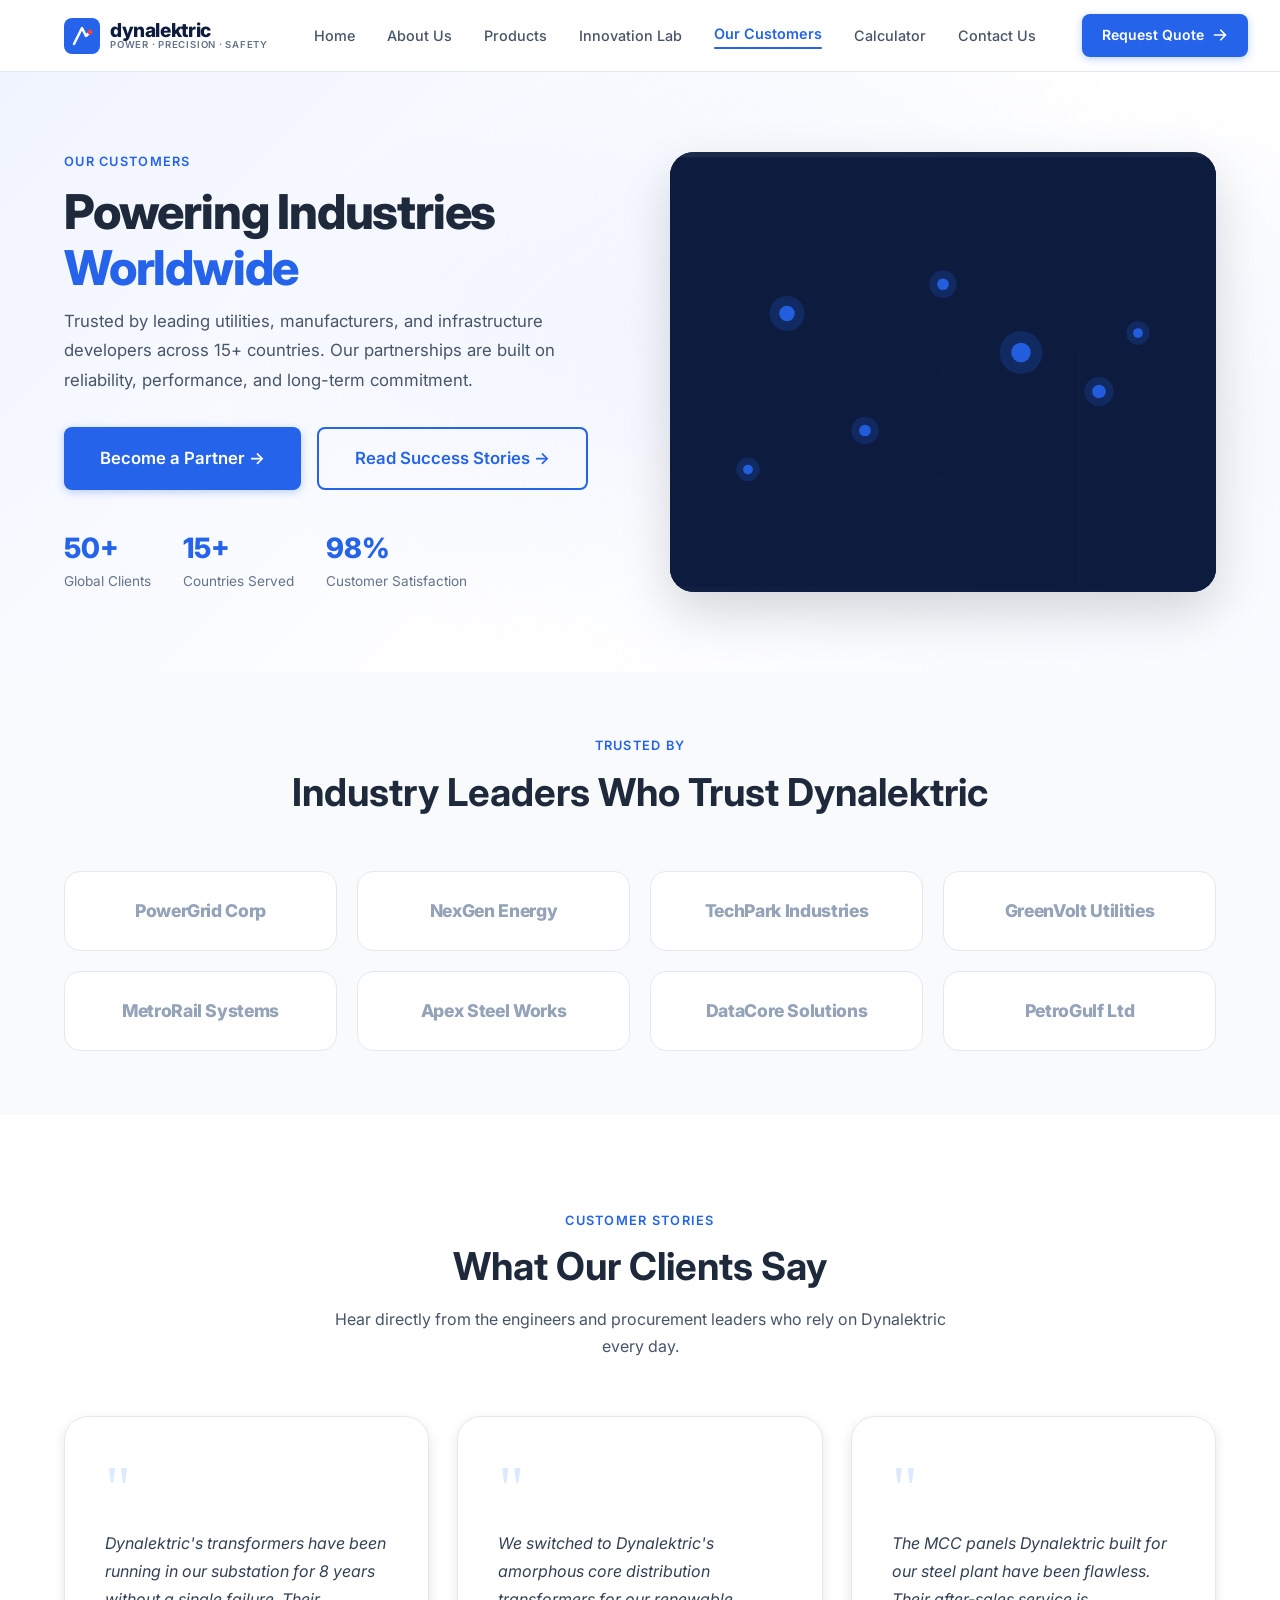
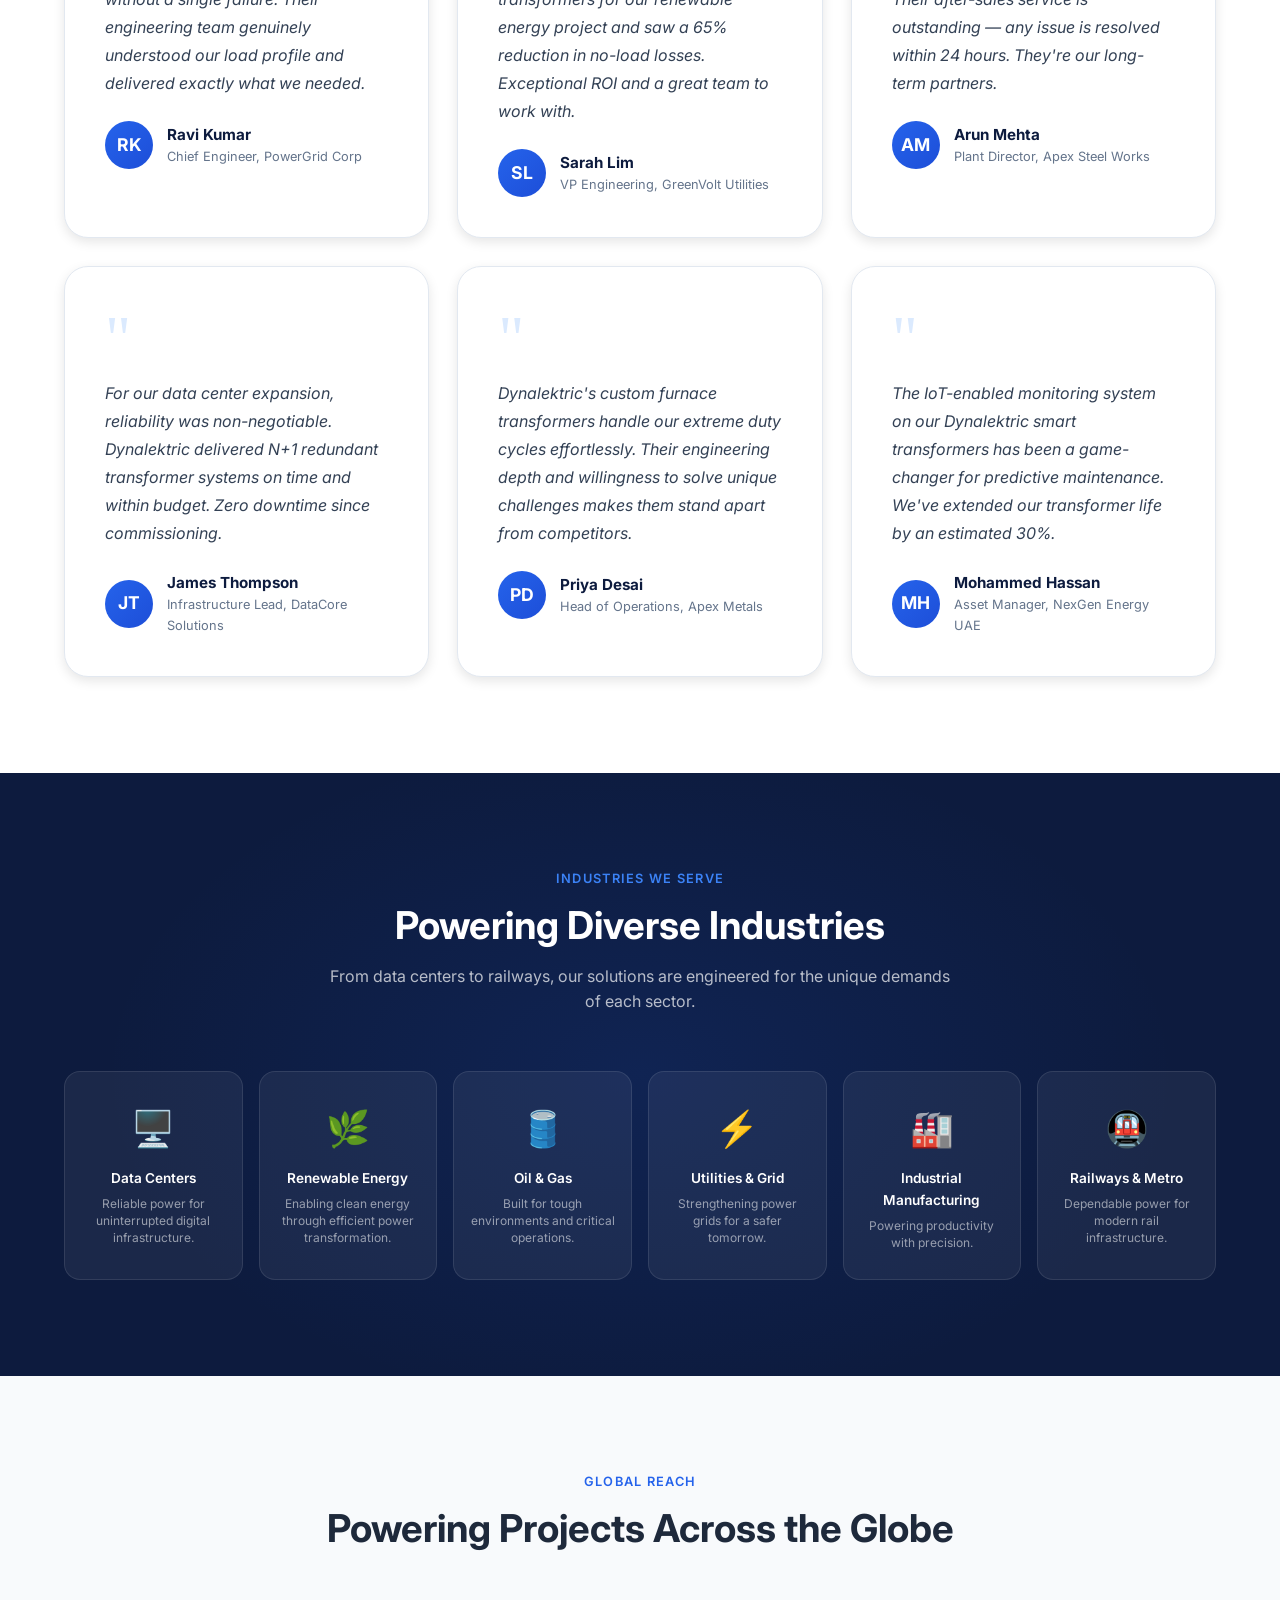
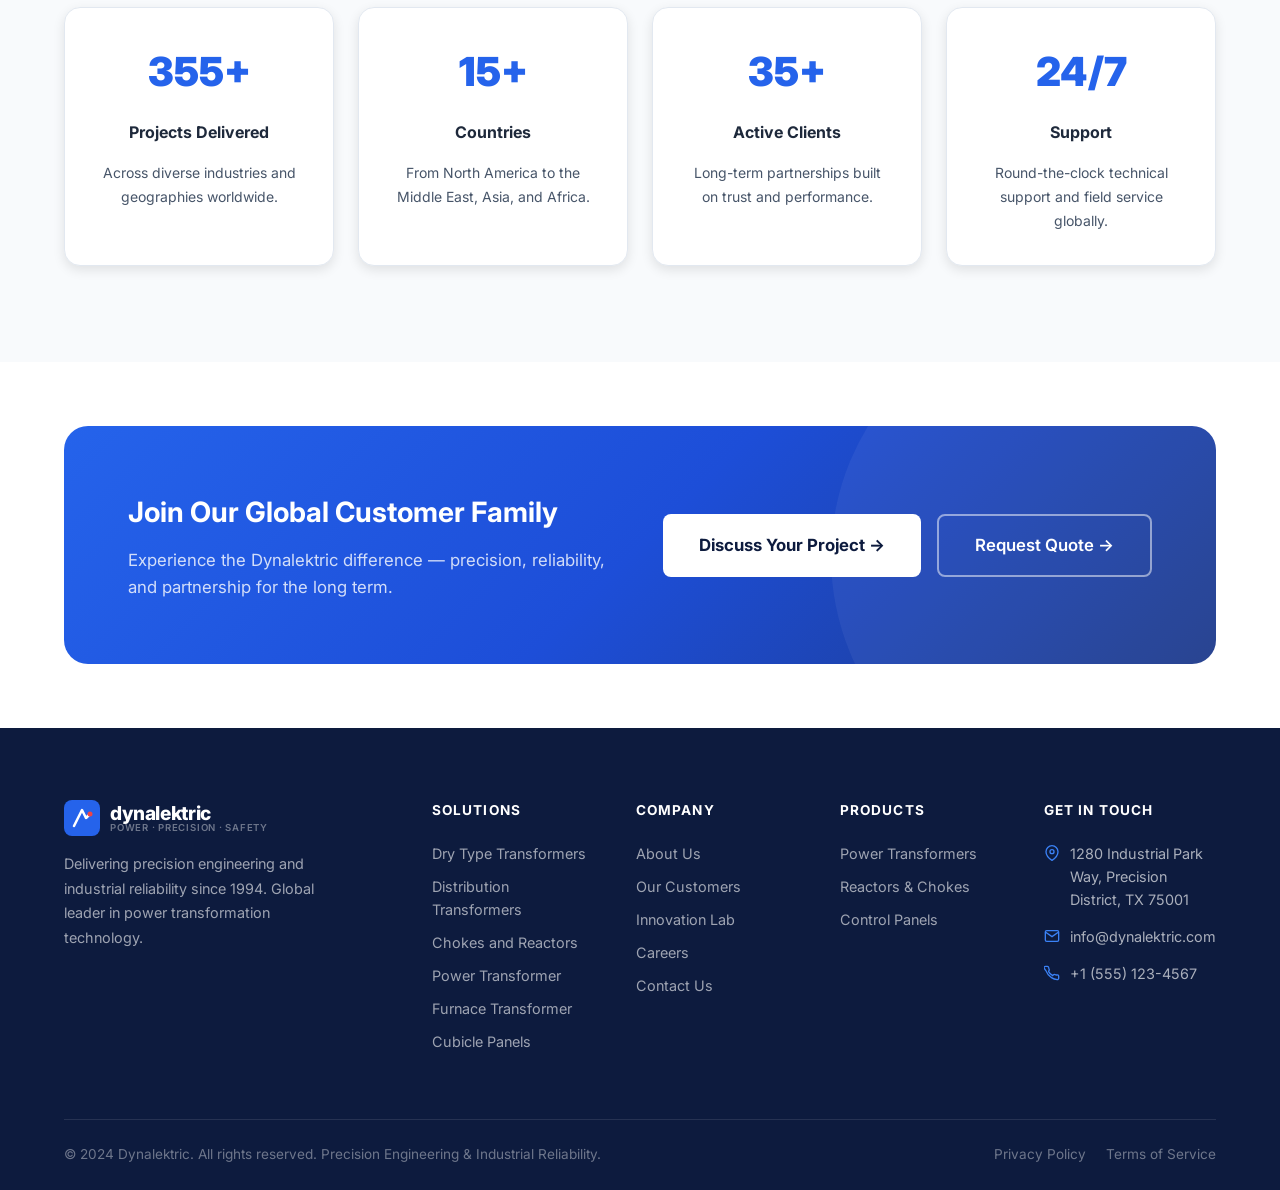
<file: customers.html>
<!DOCTYPE html>
<html lang="en">
<head>
  <meta charset="UTF-8" />
  <meta name="viewport" content="width=device-width, initial-scale=1.0" />
  <title>Our Customers — Dynalektric</title>
  <link rel="preconnect" href="https://fonts.googleapis.com" />
  <link href="https://fonts.googleapis.com/css2?family=Inter:wght@400;500;600;700;800&display=swap" rel="stylesheet" />
  <link rel="stylesheet" href="styles.css" />
</head>
<body>

<!-- ══ NAVBAR ══════════════════════════════════════════════ -->
<nav class="navbar">
  <div class="container nav-inner">
    <a href="index.html" class="nav-logo">
      <svg class="logo-mark" viewBox="0 0 36 36" fill="none"><rect width="36" height="36" rx="8" fill="#2563EB"/><path d="M10 26L18 10L22 18L26 14" stroke="white" stroke-width="2.5" stroke-linecap="round" stroke-linejoin="round"/><circle cx="26" cy="14" r="2.5" fill="#EF4444"/></svg>
      <div class="logo-text"><span class="logo-name">dynalektric</span><span class="logo-tag">Power · Precision · Safety</span></div>
    </a>
    <div class="nav-links">
      <a href="index.html">Home</a><a href="about.html">About Us</a><a href="products.html">Products</a>
      <a href="innovation.html">Innovation Lab</a>
      <a href="customers.html" class="active">Our Customers</a>
      <a href="calculator.html">Calculator</a><a href="contact.html">Contact Us</a>
    </div>
    <div class="nav-cta">
      <a href="contact.html" class="btn btn-primary" style="padding:10px 20px;font-size:.875rem;">Request Quote <svg viewBox="0 0 20 20" fill="currentColor" style="width:16px;height:16px;"><path fill-rule="evenodd" d="M10.293 3.293a1 1 0 011.414 0l6 6a1 1 0 010 1.414l-6 6a1 1 0 01-1.414-1.414L14.586 11H3a1 1 0 110-2h11.586l-4.293-4.293a1 1 0 010-1.414z" clip-rule="evenodd"/></svg></a>
    </div>
    <button class="nav-toggle"><span></span><span></span><span></span></button>
  </div>
</nav>
<div class="mobile-nav">
  <div class="mobile-nav-close">✕</div>
  <a href="index.html">Home</a><a href="about.html">About Us</a><a href="products.html">Products</a>
  <a href="innovation.html">Innovation Lab</a><a href="customers.html" class="active">Our Customers</a>
  <a href="calculator.html">Calculator</a><a href="contact.html">Contact Us</a>
  <a href="contact.html" class="btn btn-primary mt-4" style="justify-content:center;">Request Quote →</a>
</div>

<!-- ══ HERO ════════════════════════════════════════════════ -->
<section class="page-hero">
  <div class="container">
    <div class="page-hero-inner">
      <div class="page-hero-content animate">
        <div class="label">Our Customers</div>
        <h1 class="display-2">Powering Industries<span>Worldwide</span></h1>
        <p>Trusted by leading utilities, manufacturers, and infrastructure developers across 15+ countries. Our partnerships are built on reliability, performance, and long-term commitment.</p>
        <div style="display:flex;gap:16px;flex-wrap:wrap;">
          <a href="contact.html" class="btn btn-primary btn-lg">Become a Partner →</a>
          <a href="#testimonials" class="btn btn-secondary btn-lg">Read Success Stories →</a>
        </div>
        <div style="display:flex;gap:32px;margin-top:36px;flex-wrap:wrap;">
          <div><div style="font-size:1.75rem;font-weight:800;color:var(--blue);"><span data-count="50">0</span>+</div><div style="font-size:.85rem;color:var(--gray-500);">Global Clients</div></div>
          <div><div style="font-size:1.75rem;font-weight:800;color:var(--blue);">15+</div><div style="font-size:.85rem;color:var(--gray-500);">Countries Served</div></div>
          <div><div style="font-size:1.75rem;font-weight:800;color:var(--blue);"><span data-count="98">0</span>%</div><div style="font-size:.85rem;color:var(--gray-500);">Customer Satisfaction</div></div>
        </div>
      </div>
      <div class="page-hero-img animate animate-delay-2">
        <div class="map-visual" style="position:relative;width:100%;height:100%;border-radius:0;">
          <svg viewBox="0 0 560 440" xmlns="http://www.w3.org/2000/svg" style="position:absolute;inset:0;width:100%;height:100%;">
            <rect fill="#0d1b3e" width="560" height="440"/>
            <g opacity=".2" stroke="#334155" stroke-width="0.5" fill="none">
              <line x1="0" y1="110" x2="560" y2="110"/><line x1="0" y1="220" x2="560" y2="220"/>
              <line x1="0" y1="330" x2="560" y2="330"/><line x1="140" y1="0" x2="140" y2="440"/>
              <line x1="280" y1="0" x2="280" y2="440"/><line x1="420" y1="0" x2="420" y2="440"/>
            </g>
            <g>
              <circle cx="120" cy="160" r="8" fill="#2563EB" opacity=".9"/>
              <circle cx="120" cy="160" r="18" fill="#2563EB" opacity=".2"/>
              <circle cx="280" cy="130" r="6" fill="#2563EB" opacity=".9"/>
              <circle cx="280" cy="130" r="14" fill="#2563EB" opacity=".2"/>
              <circle cx="360" cy="200" r="10" fill="#2563EB" opacity=".9"/>
              <circle cx="360" cy="200" r="22" fill="#2563EB" opacity=".2"/>
              <circle cx="440" cy="240" r="7" fill="#2563EB" opacity=".9"/>
              <circle cx="440" cy="240" r="15" fill="#2563EB" opacity=".2"/>
              <circle cx="200" cy="280" r="6" fill="#2563EB" opacity=".9"/>
              <circle cx="200" cy="280" r="14" fill="#2563EB" opacity=".2"/>
              <circle cx="480" cy="180" r="5" fill="#2563EB" opacity=".9"/>
              <circle cx="480" cy="180" r="12" fill="#2563EB" opacity=".2"/>
              <circle cx="80"  cy="320" r="5" fill="#2563EB" opacity=".9"/>
              <circle cx="80"  cy="320" r="12" fill="#2563EB" opacity=".2"/>
            </g>
          </svg>
        </div>
      </div>
    </div>
  </div>
</section>

<!-- ══ CLIENT LOGOS ══════════════════════════════════════════ -->
<section class="section-sm" style="background:var(--gray-50);">
  <div class="container">
    <div class="section-header center animate">
      <div class="label">Trusted By</div>
      <h2 class="h1">Industry Leaders Who Trust Dynalektric</h2>
    </div>
    <div class="client-logo-grid animate animate-delay-1">
      <div class="client-logo-card"><span>PowerGrid Corp</span></div>
      <div class="client-logo-card"><span>NexGen Energy</span></div>
      <div class="client-logo-card"><span>TechPark Industries</span></div>
      <div class="client-logo-card"><span>GreenVolt Utilities</span></div>
      <div class="client-logo-card"><span>MetroRail Systems</span></div>
      <div class="client-logo-card"><span>Apex Steel Works</span></div>
      <div class="client-logo-card"><span>DataCore Solutions</span></div>
      <div class="client-logo-card"><span>PetroGulf Ltd</span></div>
    </div>
  </div>
</section>

<!-- ══ TESTIMONIALS ══════════════════════════════════════════ -->
<section id="testimonials" class="section" style="background:var(--white);">
  <div class="container">
    <div class="section-header center animate">
      <div class="label">Customer Stories</div>
      <h2 class="h1">What Our Clients Say</h2>
      <p class="body-md mx-auto">Hear directly from the engineers and procurement leaders who rely on Dynalektric every day.</p>
    </div>
    <div class="grid-3" style="align-items:stretch;">
      <div class="testimonial-card animate animate-delay-1">
        <div class="quote-mark">"</div>
        <p class="testimonial-text">Dynalektric's transformers have been running in our substation for 8 years without a single failure. Their engineering team genuinely understood our load profile and delivered exactly what we needed.</p>
        <div class="testimonial-author">
          <div class="author-avatar">RK</div>
          <div>
            <div class="author-name">Ravi Kumar</div>
            <div class="author-role">Chief Engineer, PowerGrid Corp</div>
          </div>
        </div>
      </div>
      <div class="testimonial-card animate animate-delay-2">
        <div class="quote-mark">"</div>
        <p class="testimonial-text">We switched to Dynalektric's amorphous core distribution transformers for our renewable energy project and saw a 65% reduction in no-load losses. Exceptional ROI and a great team to work with.</p>
        <div class="testimonial-author">
          <div class="author-avatar">SL</div>
          <div>
            <div class="author-name">Sarah Lim</div>
            <div class="author-role">VP Engineering, GreenVolt Utilities</div>
          </div>
        </div>
      </div>
      <div class="testimonial-card animate animate-delay-3">
        <div class="quote-mark">"</div>
        <p class="testimonial-text">The MCC panels Dynalektric built for our steel plant have been flawless. Their after-sales service is outstanding — any issue is resolved within 24 hours. They're our long-term partners.</p>
        <div class="testimonial-author">
          <div class="author-avatar">AM</div>
          <div>
            <div class="author-name">Arun Mehta</div>
            <div class="author-role">Plant Director, Apex Steel Works</div>
          </div>
        </div>
      </div>
      <div class="testimonial-card animate animate-delay-1">
        <div class="quote-mark">"</div>
        <p class="testimonial-text">For our data center expansion, reliability was non-negotiable. Dynalektric delivered N+1 redundant transformer systems on time and within budget. Zero downtime since commissioning.</p>
        <div class="testimonial-author">
          <div class="author-avatar">JT</div>
          <div>
            <div class="author-name">James Thompson</div>
            <div class="author-role">Infrastructure Lead, DataCore Solutions</div>
          </div>
        </div>
      </div>
      <div class="testimonial-card animate animate-delay-2">
        <div class="quote-mark">"</div>
        <p class="testimonial-text">Dynalektric's custom furnace transformers handle our extreme duty cycles effortlessly. Their engineering depth and willingness to solve unique challenges makes them stand apart from competitors.</p>
        <div class="testimonial-author">
          <div class="author-avatar">PD</div>
          <div>
            <div class="author-name">Priya Desai</div>
            <div class="author-role">Head of Operations, Apex Metals</div>
          </div>
        </div>
      </div>
      <div class="testimonial-card animate animate-delay-3">
        <div class="quote-mark">"</div>
        <p class="testimonial-text">The IoT-enabled monitoring system on our Dynalektric smart transformers has been a game-changer for predictive maintenance. We've extended our transformer life by an estimated 30%.</p>
        <div class="testimonial-author">
          <div class="author-avatar">MH</div>
          <div>
            <div class="author-name">Mohammed Hassan</div>
            <div class="author-role">Asset Manager, NexGen Energy UAE</div>
          </div>
        </div>
      </div>
    </div>
  </div>
</section>

<!-- ══ INDUSTRY COVERAGE ════════════════════════════════════ -->
<section class="section dark-banner">
  <div class="container">
    <div class="section-header center animate" style="color:var(--white);">
      <div class="label" style="color:var(--blue-light);">Industries We Serve</div>
      <h2 class="h1" style="color:var(--white);">Powering Diverse Industries</h2>
      <p style="color:rgba(255,255,255,.7);" class="mx-auto max-720">From data centers to railways, our solutions are engineered for the unique demands of each sector.</p>
    </div>
    <div class="industries-grid animate animate-delay-1">
      <div class="industry-card"><div class="industry-icon">🖥️</div><div class="industry-name">Data Centers</div><div class="industry-desc">Reliable power for uninterrupted digital infrastructure.</div></div>
      <div class="industry-card"><div class="industry-icon">🌿</div><div class="industry-name">Renewable Energy</div><div class="industry-desc">Enabling clean energy through efficient power transformation.</div></div>
      <div class="industry-card"><div class="industry-icon">🛢️</div><div class="industry-name">Oil & Gas</div><div class="industry-desc">Built for tough environments and critical operations.</div></div>
      <div class="industry-card"><div class="industry-icon">⚡</div><div class="industry-name">Utilities & Grid</div><div class="industry-desc">Strengthening power grids for a safer tomorrow.</div></div>
      <div class="industry-card"><div class="industry-icon">🏭</div><div class="industry-name">Industrial Manufacturing</div><div class="industry-desc">Powering productivity with precision.</div></div>
      <div class="industry-card"><div class="industry-icon">🚇</div><div class="industry-name">Railways & Metro</div><div class="industry-desc">Dependable power for modern rail infrastructure.</div></div>
    </div>
  </div>
</section>

<!-- ══ GLOBAL REACH STATS ════════════════════════════════════ -->
<section class="section" style="background:var(--gray-50);">
  <div class="container">
    <div class="section-header center animate">
      <div class="label">Global Reach</div>
      <h2 class="h1">Powering Projects Across the Globe</h2>
    </div>
    <div class="grid-4 animate animate-delay-1">
      <div class="card text-center">
        <div style="font-size:2.5rem;font-weight:900;color:var(--blue);"><span data-count="500">0</span>+</div>
        <h4 class="mt-4">Projects Delivered</h4>
        <p class="body-md mt-4" style="font-size:.875rem;">Across diverse industries and geographies worldwide.</p>
      </div>
      <div class="card text-center">
        <div style="font-size:2.5rem;font-weight:900;color:var(--blue);">15+</div>
        <h4 class="mt-4">Countries</h4>
        <p class="body-md mt-4" style="font-size:.875rem;">From North America to the Middle East, Asia, and Africa.</p>
      </div>
      <div class="card text-center">
        <div style="font-size:2.5rem;font-weight:900;color:var(--blue);"><span data-count="50">0</span>+</div>
        <h4 class="mt-4">Active Clients</h4>
        <p class="body-md mt-4" style="font-size:.875rem;">Long-term partnerships built on trust and performance.</p>
      </div>
      <div class="card text-center">
        <div style="font-size:2.5rem;font-weight:900;color:var(--blue);">24/7</div>
        <h4 class="mt-4">Support</h4>
        <p class="body-md mt-4" style="font-size:.875rem;">Round-the-clock technical support and field service globally.</p>
      </div>
    </div>
  </div>
</section>

<!-- ══ CTA BANNER ═══════════════════════════════════════════ -->
<section class="section-sm" style="background:var(--white);">
  <div class="container animate">
    <div class="cta-banner">
      <div class="cta-banner-content">
        <h2>Join Our Global Customer Family</h2>
        <p>Experience the Dynalektric difference — precision, reliability, and partnership for the long term.</p>
      </div>
      <div class="cta-banner-actions">
        <a href="contact.html" class="btn btn-white btn-lg">Discuss Your Project →</a>
        <a href="contact.html" class="btn btn-outline-white btn-lg">Request Quote →</a>
      </div>
    </div>
  </div>
</section>

<!-- ══ FOOTER ═══════════════════════════════════════════════ -->
<footer class="footer">
  <div class="container">
    <div class="footer-main">
      <div class="footer-brand"><a href="index.html" class="nav-logo"><svg class="logo-mark" viewBox="0 0 36 36" fill="none"><rect width="36" height="36" rx="8" fill="#2563EB"/><path d="M10 26L18 10L22 18L26 14" stroke="white" stroke-width="2.5" stroke-linecap="round" stroke-linejoin="round"/><circle cx="26" cy="14" r="2.5" fill="#EF4444"/></svg><div class="logo-text"><span class="logo-name">dynalektric</span><span class="logo-tag">Power · Precision · Safety</span></div></a><p>Delivering precision engineering and industrial reliability since 1994. Global leader in power transformation technology.</p></div>
      <div class="footer-col"><h4>Solutions</h4><a href="products.html">Dry Type Transformers</a><a href="products.html">Distribution Transformers</a><a href="products.html">Chokes and Reactors</a><a href="products.html">Power Transformer</a><a href="products.html">Furnace Transformer</a><a href="products.html">Cubicle Panels</a></div>
      <div class="footer-col"><h4>Company</h4><a href="about.html">About Us</a><a href="customers.html">Our Customers</a><a href="innovation.html">Innovation Lab</a><a href="contact.html">Careers</a><a href="contact.html">Contact Us</a></div>
      <div class="footer-col"><h4>Products</h4><a href="products.html">Power Transformers</a><a href="products.html">Reactors & Chokes</a><a href="products.html">Control Panels</a></div>
      <div class="footer-col"><h4>Get In Touch</h4><div class="footer-contact-item"><svg viewBox="0 0 24 24" fill="none" stroke="currentColor" stroke-width="2"><path d="M21 10c0 7-9 13-9 13s-9-6-9-13a9 9 0 0118 0z"/><circle cx="12" cy="10" r="3"/></svg><span>1280 Industrial Park Way, Precision District, TX 75001</span></div><div class="footer-contact-item"><svg viewBox="0 0 24 24" fill="none" stroke="currentColor" stroke-width="2"><path d="M4 4h16c1.1 0 2 .9 2 2v12c0 1.1-.9 2-2 2H4c-1.1 0-2-.9-2-2V6c0-1.1.9-2 2-2z"/><polyline points="22,6 12,13 2,6"/></svg><span>info@dynalektric.com</span></div><div class="footer-contact-item"><svg viewBox="0 0 24 24" fill="none" stroke="currentColor" stroke-width="2"><path d="M22 16.92v3a2 2 0 01-2.18 2 19.79 19.79 0 01-8.63-3.07A19.5 19.5 0 013.07 8.81 19.79 19.79 0 01.04 4.18 2 2 0 012 2h3a2 2 0 012 1.72c.127.96.361 1.903.7 2.81a2 2 0 01-.45 2.11L6.91 9.91a16 16 0 006.08 6.08l1.27-1.27a2 2 0 012.11-.45c.907.339 1.85.573 2.81.7A2 2 0 0122 16.92z"/></svg><span>+1 (555) 123-4567</span></div></div>
    </div>
    <div class="footer-bottom"><span>© 2024 Dynalektric. All rights reserved. Precision Engineering &amp; Industrial Reliability.</span><div style="display:flex;gap:20px;"><a href="#">Privacy Policy</a><a href="#">Terms of Service</a></div></div>
  </div>
</footer>
<button class="scroll-top" id="scrollTop" aria-label="Back to top">
  <svg viewBox="0 0 24 24" fill="none" stroke="currentColor" stroke-width="2.5" stroke-linecap="round" stroke-linejoin="round"><polyline points="18 15 12 9 6 15"/></svg>
</button>
<script src="script.js"></script>
</body>
</html>
</file>
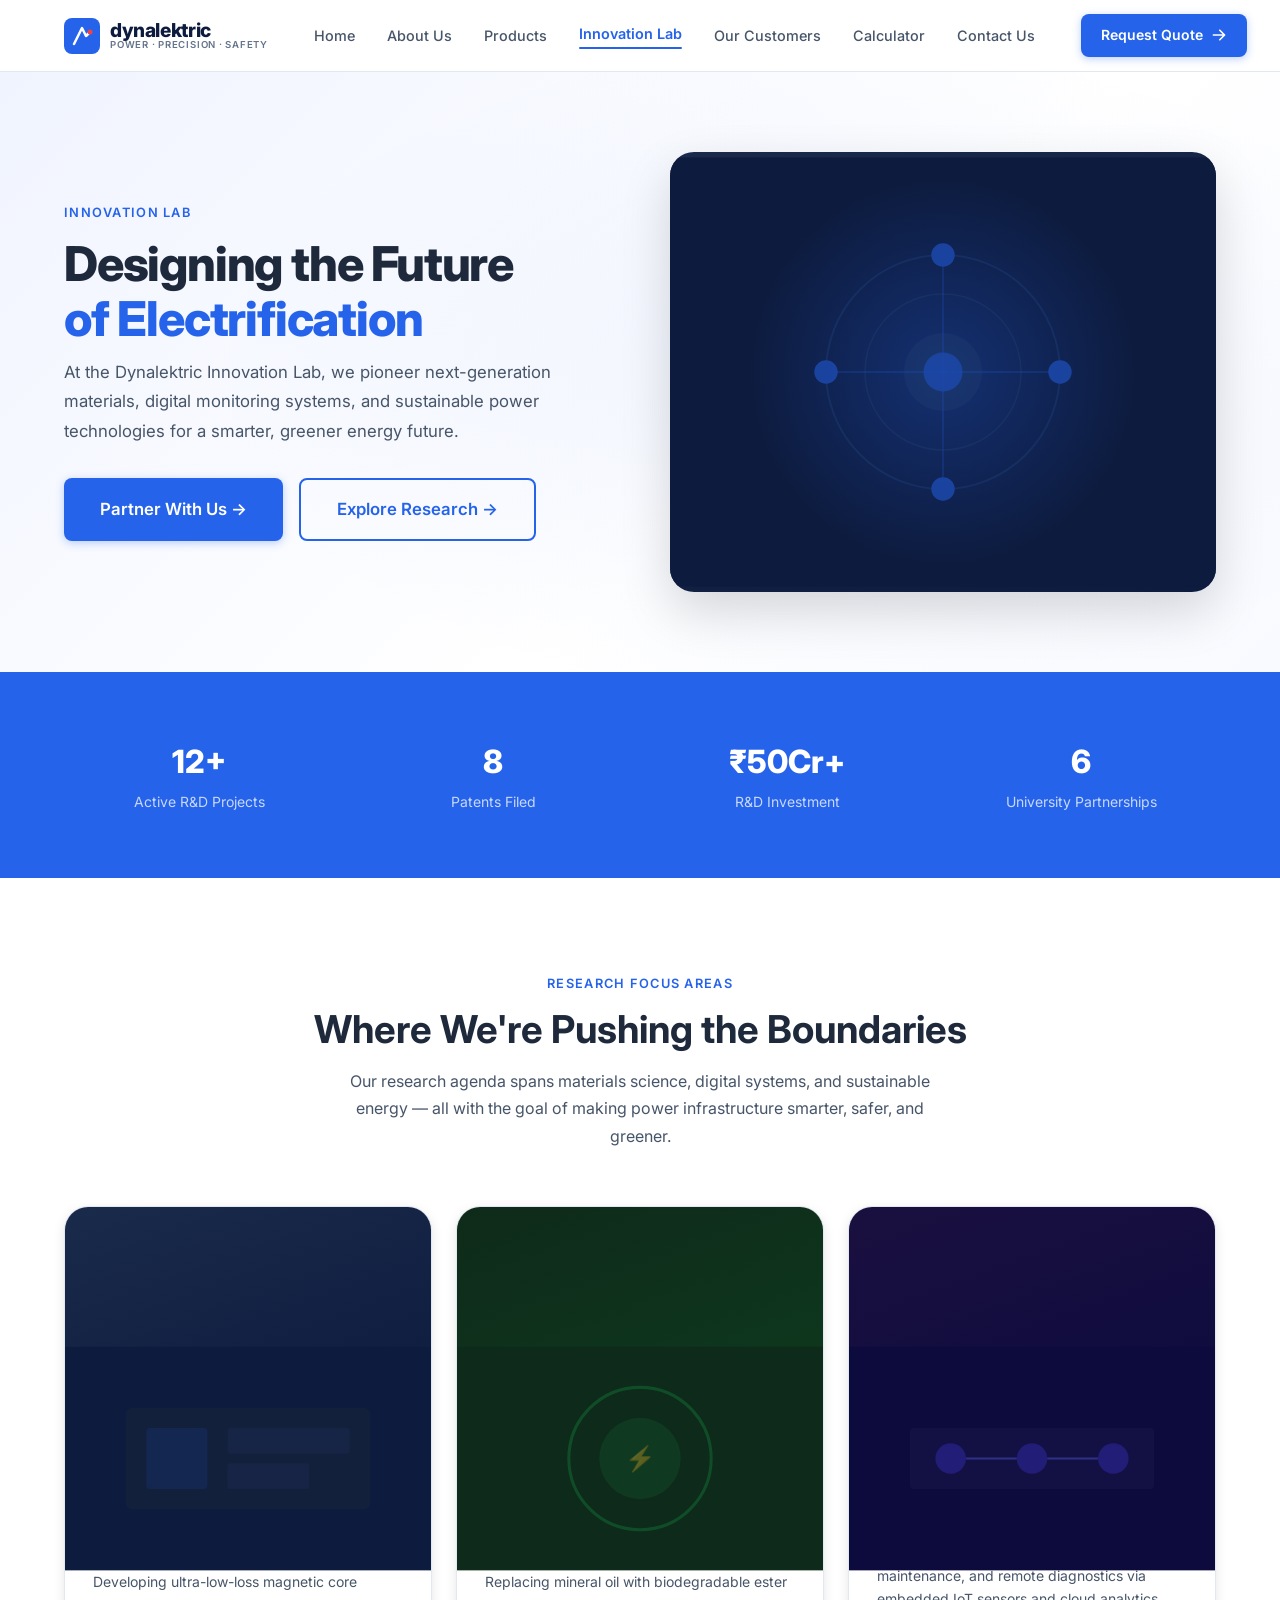
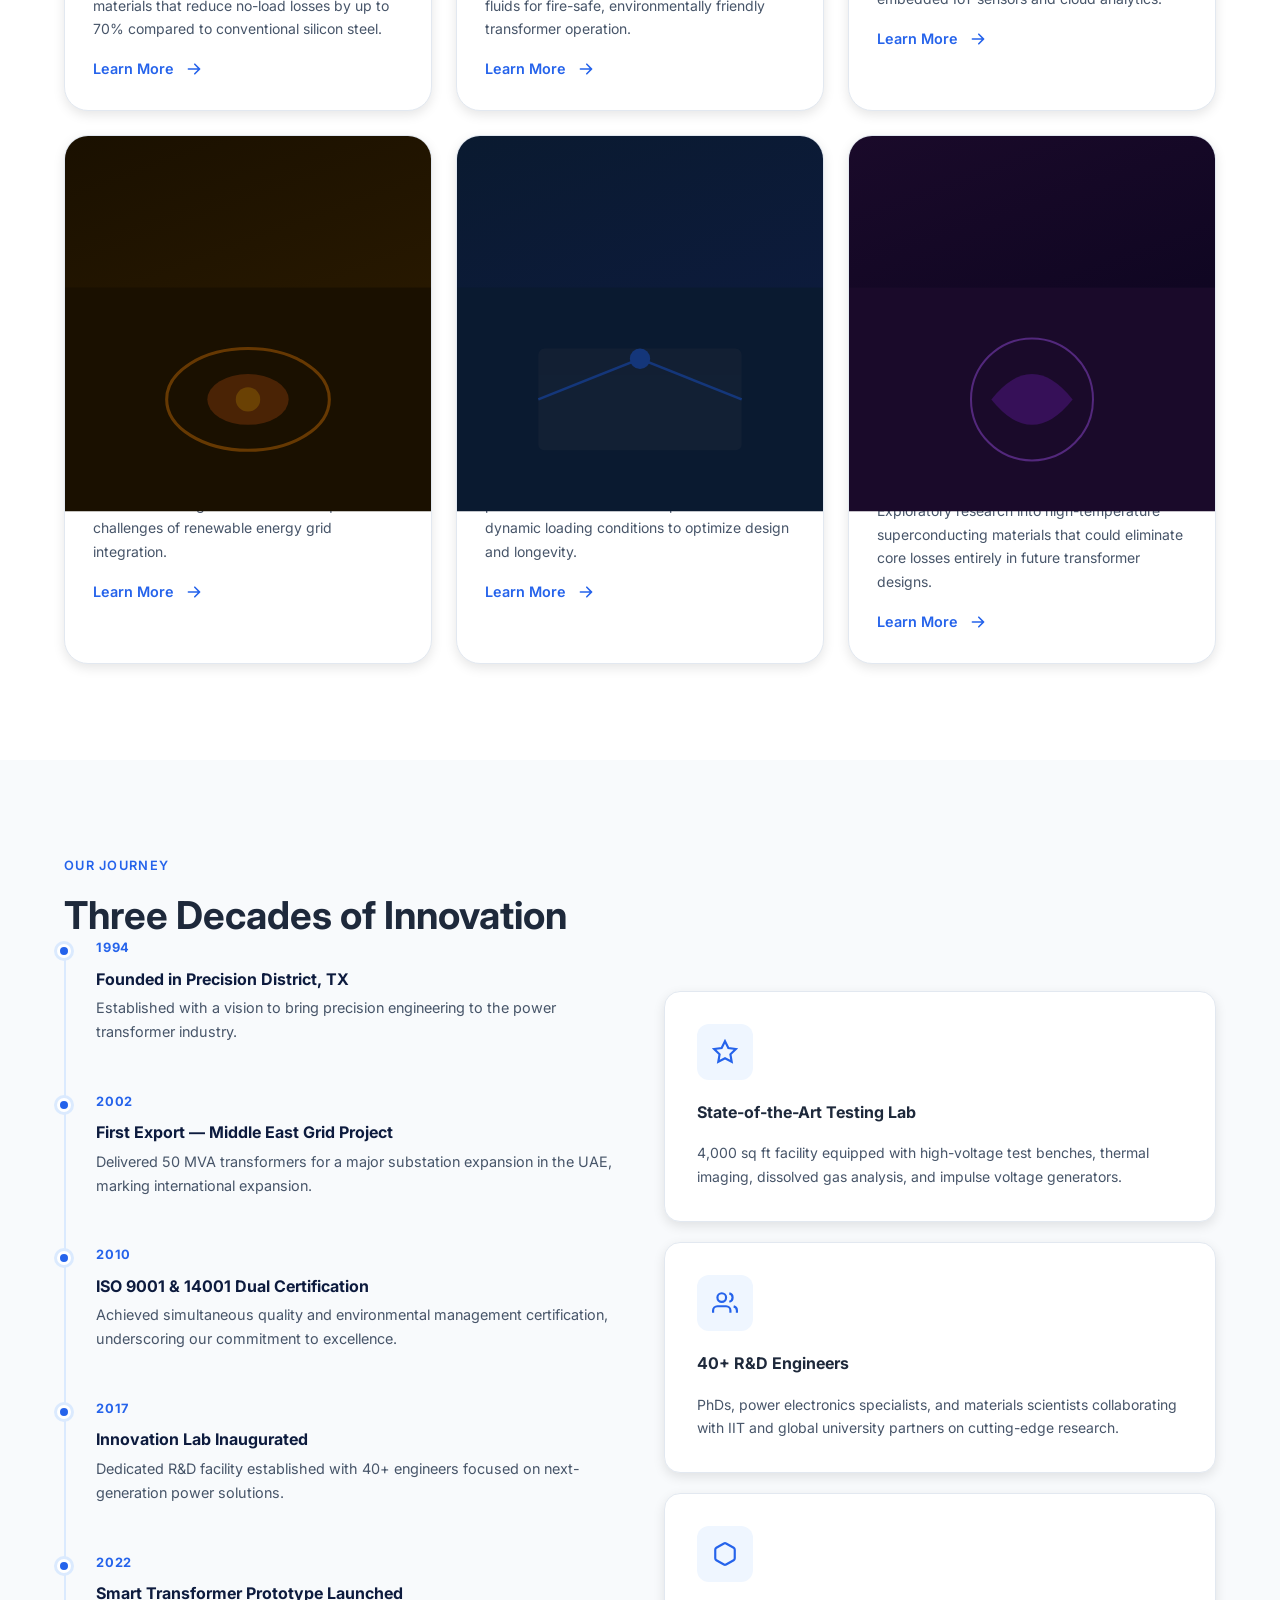
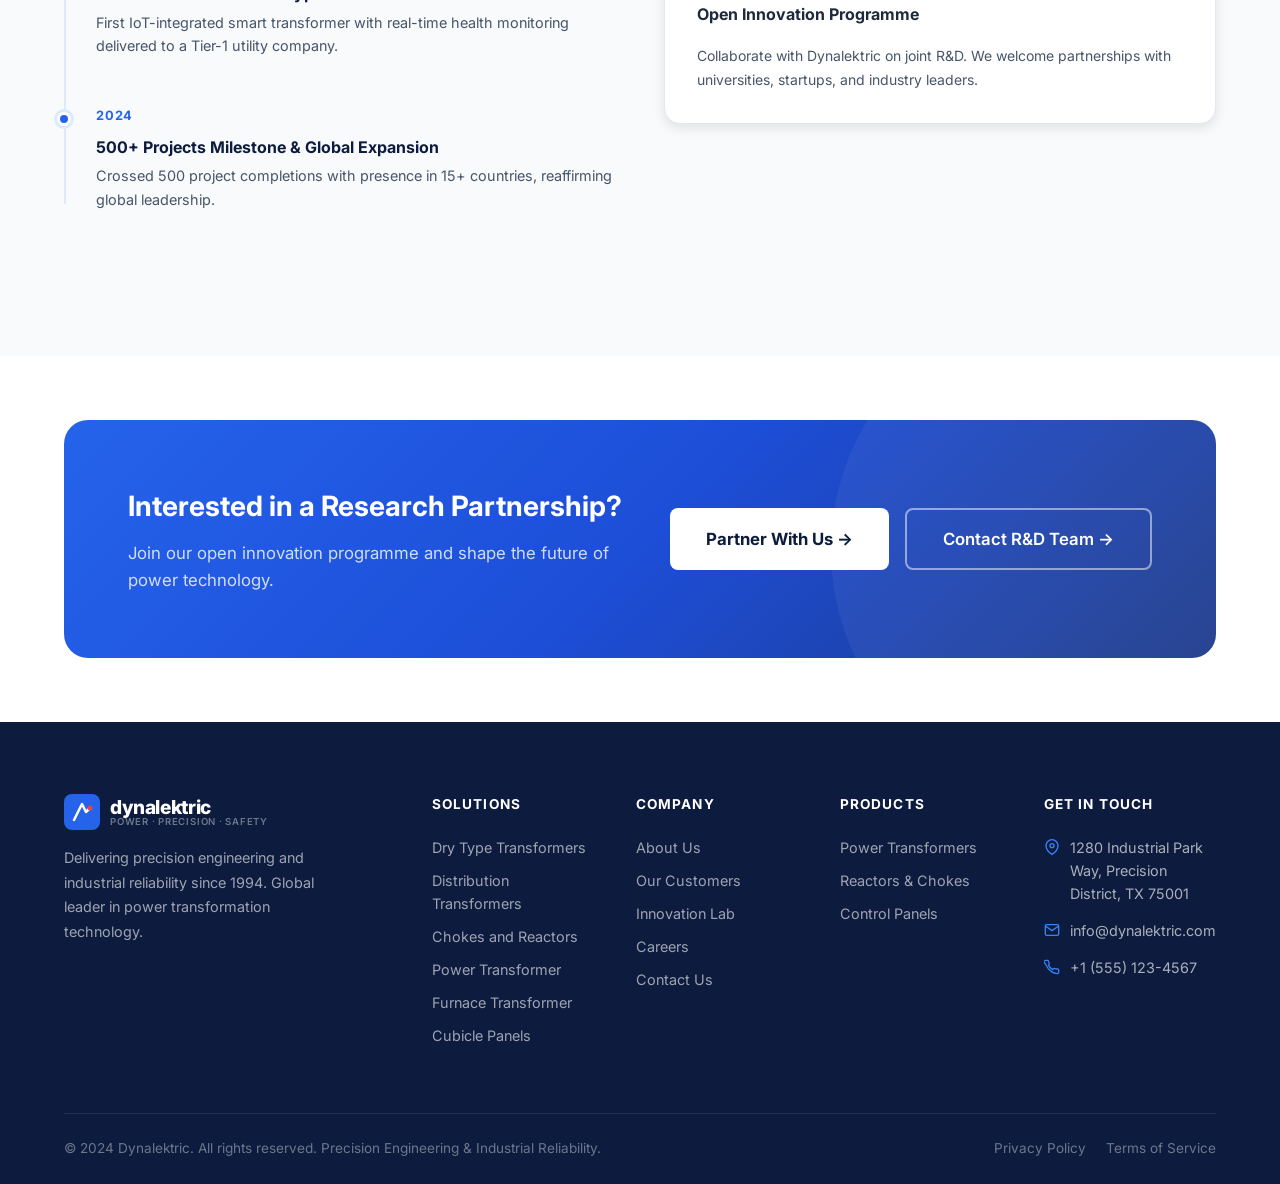
<file: innovation.html>
<!DOCTYPE html>
<html lang="en">
<head>
  <meta charset="UTF-8" />
  <meta name="viewport" content="width=device-width, initial-scale=1.0" />
  <title>Innovation Lab — Dynalektric</title>
  <link rel="preconnect" href="https://fonts.googleapis.com" />
  <link href="https://fonts.googleapis.com/css2?family=Inter:wght@400;500;600;700;800&display=swap" rel="stylesheet" />
  <link rel="stylesheet" href="styles.css" />
</head>
<body>

<!-- ══ NAVBAR ══════════════════════════════════════════════ -->
<nav class="navbar">
  <div class="container nav-inner">
    <a href="index.html" class="nav-logo">
      <svg class="logo-mark" viewBox="0 0 36 36" fill="none"><rect width="36" height="36" rx="8" fill="#2563EB"/><path d="M10 26L18 10L22 18L26 14" stroke="white" stroke-width="2.5" stroke-linecap="round" stroke-linejoin="round"/><circle cx="26" cy="14" r="2.5" fill="#EF4444"/></svg>
      <div class="logo-text"><span class="logo-name">dynalektric</span><span class="logo-tag">Power · Precision · Safety</span></div>
    </a>
    <div class="nav-links">
      <a href="index.html">Home</a><a href="about.html">About Us</a><a href="products.html">Products</a>
      <a href="innovation.html" class="active">Innovation Lab</a>
      <a href="customers.html">Our Customers</a><a href="calculator.html">Calculator</a><a href="contact.html">Contact Us</a>
    </div>
    <div class="nav-cta">
      <a href="contact.html" class="btn btn-primary" style="padding:10px 20px;font-size:.875rem;">Request Quote <svg viewBox="0 0 20 20" fill="currentColor" style="width:16px;height:16px;"><path fill-rule="evenodd" d="M10.293 3.293a1 1 0 011.414 0l6 6a1 1 0 010 1.414l-6 6a1 1 0 01-1.414-1.414L14.586 11H3a1 1 0 110-2h11.586l-4.293-4.293a1 1 0 010-1.414z" clip-rule="evenodd"/></svg></a>
    </div>
    <button class="nav-toggle"><span></span><span></span><span></span></button>
  </div>
</nav>
<div class="mobile-nav">
  <div class="mobile-nav-close">✕</div>
  <a href="index.html">Home</a><a href="about.html">About Us</a><a href="products.html">Products</a>
  <a href="innovation.html" class="active">Innovation Lab</a><a href="customers.html">Our Customers</a>
  <a href="calculator.html">Calculator</a><a href="contact.html">Contact Us</a>
  <a href="contact.html" class="btn btn-primary mt-4" style="justify-content:center;">Request Quote →</a>
</div>

<!-- ══ HERO ════════════════════════════════════════════════ -->
<section class="page-hero">
  <div class="container">
    <div class="page-hero-inner">
      <div class="page-hero-content animate">
        <div class="label">Innovation Lab</div>
        <h1 class="display-2">Designing the Future<span>of Electrification</span></h1>
        <p>At the Dynalektric Innovation Lab, we pioneer next-generation materials, digital monitoring systems, and sustainable power technologies for a smarter, greener energy future.</p>
        <div style="display:flex;gap:16px;flex-wrap:wrap;">
          <a href="contact.html" class="btn btn-primary btn-lg">Partner With Us →</a>
          <a href="#research" class="btn btn-secondary btn-lg">Explore Research →</a>
        </div>
      </div>
      <div class="page-hero-img animate animate-delay-2">
        <svg viewBox="0 0 560 440" xmlns="http://www.w3.org/2000/svg" style="position:absolute;inset:0;width:100%;height:100%;">
          <rect fill="#0d1b3e" width="560" height="440"/>
          <defs>
            <radialGradient id="glow" cx="50%" cy="50%" r="50%">
              <stop offset="0%" stop-color="#2563EB" stop-opacity=".3"/>
              <stop offset="100%" stop-color="#2563EB" stop-opacity="0"/>
            </radialGradient>
          </defs>
          <circle cx="280" cy="220" r="200" fill="url(#glow)"/>
          <g opacity=".5">
            <circle cx="280" cy="220" r="120" fill="none" stroke="#1e3a6e" stroke-width="2"/>
            <circle cx="280" cy="220" r="80"  fill="none" stroke="#1e3a6e" stroke-width="1.5"/>
            <circle cx="280" cy="220" r="40"  fill="#1e3a6e"/>
            <circle cx="280" cy="220" r="20"  fill="#2563EB" opacity=".8"/>
            <circle cx="280" cy="100" r="12" fill="#2563EB"/>
            <circle cx="400" cy="220" r="12" fill="#2563EB"/>
            <circle cx="280" cy="340" r="12" fill="#2563EB"/>
            <circle cx="160" cy="220" r="12" fill="#2563EB"/>
            <line x1="280" y1="220" x2="280" y2="100" stroke="#2563EB" stroke-width="1.5" opacity=".5"/>
            <line x1="280" y1="220" x2="400" y2="220" stroke="#2563EB" stroke-width="1.5" opacity=".5"/>
            <line x1="280" y1="220" x2="280" y2="340" stroke="#2563EB" stroke-width="1.5" opacity=".5"/>
            <line x1="280" y1="220" x2="160" y2="220" stroke="#2563EB" stroke-width="1.5" opacity=".5"/>
          </g>
        </svg>
      </div>
    </div>
  </div>
</section>

<!-- ══ INTRO STRIP ══════════════════════════════════════════ -->
<section class="section-sm" style="background:var(--blue);color:var(--white);">
  <div class="container">
    <div class="grid-4" style="text-align:center;">
      <div class="animate animate-delay-1">
        <div style="font-size:2rem;font-weight:800;color:var(--white);">12+</div>
        <div style="font-size:.875rem;color:rgba(255,255,255,.75);margin-top:4px;">Active R&amp;D Projects</div>
      </div>
      <div class="animate animate-delay-2">
        <div style="font-size:2rem;font-weight:800;color:var(--white);">8</div>
        <div style="font-size:.875rem;color:rgba(255,255,255,.75);margin-top:4px;">Patents Filed</div>
      </div>
      <div class="animate animate-delay-3">
        <div style="font-size:2rem;font-weight:800;color:var(--white);">₹50Cr+</div>
        <div style="font-size:.875rem;color:rgba(255,255,255,.75);margin-top:4px;">R&amp;D Investment</div>
      </div>
      <div class="animate animate-delay-4">
        <div style="font-size:2rem;font-weight:800;color:var(--white);">6</div>
        <div style="font-size:.875rem;color:rgba(255,255,255,.75);margin-top:4px;">University Partnerships</div>
      </div>
    </div>
  </div>
</section>

<!-- ══ RESEARCH AREAS ═══════════════════════════════════════ -->
<section id="research" class="section" style="background:var(--white);">
  <div class="container">
    <div class="section-header center animate">
      <div class="label">Research Focus Areas</div>
      <h2 class="h1">Where We're Pushing the Boundaries</h2>
      <p class="body-md mx-auto">Our research agenda spans materials science, digital systems, and sustainable energy — all with the goal of making power infrastructure smarter, safer, and greener.</p>
    </div>
    <div class="grid-3" style="gap:24px;">
      <div class="lab-card animate animate-delay-1">
        <div class="lab-card-img">
          <svg viewBox="0 0 360 220" xmlns="http://www.w3.org/2000/svg" style="position:absolute;inset:0;width:100%;height:100%;">
            <rect fill="#0d1b3e" width="360" height="220"/>
            <g opacity=".4"><rect x="60" y="60" width="240" height="100" fill="#1e293b" rx="6"/><rect x="80" y="80" width="60" height="60" fill="#1e3a6e" rx="4"/><rect x="160" y="80" width="120" height="25" fill="#263352" rx="3"/><rect x="160" y="115" width="80" height="25" fill="#263352" rx="3"/></g>
          </svg>
        </div>
        <div class="lab-card-body">
          <span class="lab-card-tag">Materials Science</span>
          <h3>Amorphous &amp; Nanocrystalline Cores</h3>
          <p class="body-md mt-4" style="font-size:.875rem;">Developing ultra-low-loss magnetic core materials that reduce no-load losses by up to 70% compared to conventional silicon steel.</p>
          <a href="contact.html" class="link-arrow mt-4" style="display:inline-flex;">Learn More <svg viewBox="0 0 20 20" fill="currentColor" style="width:16px;height:16px;margin-left:6px;"><path fill-rule="evenodd" d="M10.293 3.293a1 1 0 011.414 0l6 6a1 1 0 010 1.414l-6 6a1 1 0 01-1.414-1.414L14.586 11H3a1 1 0 110-2h11.586l-4.293-4.293a1 1 0 010-1.414z" clip-rule="evenodd"/></svg></a>
        </div>
      </div>
      <div class="lab-card animate animate-delay-2">
        <div class="lab-card-img" style="background:linear-gradient(160deg,#0f2a1a 0%,#0d3a1e 100%);">
          <svg viewBox="0 0 360 220" xmlns="http://www.w3.org/2000/svg" style="position:absolute;inset:0;width:100%;height:100%;">
            <rect fill="#0d2a1a" width="360" height="220"/>
            <g opacity=".4"><circle cx="180" cy="110" r="70" fill="none" stroke="#15803d" stroke-width="3"/><circle cx="180" cy="110" r="40" fill="#14532d"/><text x="180" y="118" text-anchor="middle" font-size="24" fill="#22c55e" opacity=".8">⚡</text></g>
          </svg>
        </div>
        <div class="lab-card-body">
          <span class="lab-card-tag" style="background:#f0fdf4;color:#16a34a;">Green Tech</span>
          <h3>Bio-based &amp; Ester Fluid Transformers</h3>
          <p class="body-md mt-4" style="font-size:.875rem;">Replacing mineral oil with biodegradable ester fluids for fire-safe, environmentally friendly transformer operation.</p>
          <a href="contact.html" class="link-arrow mt-4" style="display:inline-flex;">Learn More <svg viewBox="0 0 20 20" fill="currentColor" style="width:16px;height:16px;margin-left:6px;"><path fill-rule="evenodd" d="M10.293 3.293a1 1 0 011.414 0l6 6a1 1 0 010 1.414l-6 6a1 1 0 01-1.414-1.414L14.586 11H3a1 1 0 110-2h11.586l-4.293-4.293a1 1 0 010-1.414z" clip-rule="evenodd"/></svg></a>
        </div>
      </div>
      <div class="lab-card animate animate-delay-3">
        <div class="lab-card-img" style="background:linear-gradient(160deg,#1a1040 0%,#0d0b3e 100%);">
          <svg viewBox="0 0 360 220" xmlns="http://www.w3.org/2000/svg" style="position:absolute;inset:0;width:100%;height:100%;">
            <rect fill="#0d0b3e" width="360" height="220"/>
            <g opacity=".4"><rect x="60" y="80" width="240" height="60" fill="#1e1b4b" rx="4"/><circle cx="100" cy="110" r="15" fill="#4338ca"/><circle cx="180" cy="110" r="15" fill="#4338ca"/><circle cx="260" cy="110" r="15" fill="#4338ca"/><line x1="115" y1="110" x2="165" y2="110" stroke="#6366f1" stroke-width="2"/><line x1="195" y1="110" x2="245" y2="110" stroke="#6366f1" stroke-width="2"/></g>
          </svg>
        </div>
        <div class="lab-card-body">
          <span class="lab-card-tag" style="background:#ede9fe;color:#7c3aed;">Digital</span>
          <h3>IoT-Enabled Smart Transformers</h3>
          <p class="body-md mt-4" style="font-size:.875rem;">Real-time health monitoring, predictive maintenance, and remote diagnostics via embedded IoT sensors and cloud analytics.</p>
          <a href="contact.html" class="link-arrow mt-4" style="display:inline-flex;">Learn More <svg viewBox="0 0 20 20" fill="currentColor" style="width:16px;height:16px;margin-left:6px;"><path fill-rule="evenodd" d="M10.293 3.293a1 1 0 011.414 0l6 6a1 1 0 010 1.414l-6 6a1 1 0 01-1.414-1.414L14.586 11H3a1 1 0 110-2h11.586l-4.293-4.293a1 1 0 010-1.414z" clip-rule="evenodd"/></svg></a>
        </div>
      </div>
      <div class="lab-card animate animate-delay-1">
        <div class="lab-card-img" style="background:linear-gradient(160deg,#1a1000 0%,#2a1a00 100%);">
          <svg viewBox="0 0 360 220" xmlns="http://www.w3.org/2000/svg" style="position:absolute;inset:0;width:100%;height:100%;">
            <rect fill="#1a1000" width="360" height="220"/>
            <g opacity=".4"><ellipse cx="180" cy="110" rx="80" ry="50" fill="none" stroke="#d97706" stroke-width="3"/><ellipse cx="180" cy="110" rx="40" ry="25" fill="#92400e"/><circle cx="180" cy="110" r="12" fill="#f59e0b" opacity=".8"/></g>
          </svg>
        </div>
        <div class="lab-card-body">
          <span class="lab-card-tag" style="background:#fffbeb;color:#d97706;">Renewable</span>
          <h3>Solar &amp; Wind Grid Integration</h3>
          <p class="body-md mt-4" style="font-size:.875rem;">Specialized power electronics and transformers engineered for the unique challenges of renewable energy grid integration.</p>
          <a href="contact.html" class="link-arrow mt-4" style="display:inline-flex;">Learn More <svg viewBox="0 0 20 20" fill="currentColor" style="width:16px;height:16px;margin-left:6px;"><path fill-rule="evenodd" d="M10.293 3.293a1 1 0 011.414 0l6 6a1 1 0 010 1.414l-6 6a1 1 0 01-1.414-1.414L14.586 11H3a1 1 0 110-2h11.586l-4.293-4.293a1 1 0 010-1.414z" clip-rule="evenodd"/></svg></a>
        </div>
      </div>
      <div class="lab-card animate animate-delay-2">
        <div class="lab-card-img" style="background:linear-gradient(160deg,#0a1a30 0%,#0d1b3e 100%);">
          <svg viewBox="0 0 360 220" xmlns="http://www.w3.org/2000/svg" style="position:absolute;inset:0;width:100%;height:100%;">
            <rect fill="#0a1a30" width="360" height="220"/>
            <g opacity=".4"><rect x="80" y="60" width="200" height="100" fill="#1e293b" rx="6"/><path d="M80 110 L180 70 L280 110" fill="none" stroke="#2563EB" stroke-width="2.5"/><circle cx="180" cy="70" r="10" fill="#2563EB"/></g>
          </svg>
        </div>
        <div class="lab-card-body">
          <span class="lab-card-tag">Simulation</span>
          <h3>AI-Driven Thermal Modelling</h3>
          <p class="body-md mt-4" style="font-size:.875rem;">Machine learning models that accurately predict transformer thermal performance under dynamic loading conditions to optimize design and longevity.</p>
          <a href="contact.html" class="link-arrow mt-4" style="display:inline-flex;">Learn More <svg viewBox="0 0 20 20" fill="currentColor" style="width:16px;height:16px;margin-left:6px;"><path fill-rule="evenodd" d="M10.293 3.293a1 1 0 011.414 0l6 6a1 1 0 010 1.414l-6 6a1 1 0 01-1.414-1.414L14.586 11H3a1 1 0 110-2h11.586l-4.293-4.293a1 1 0 010-1.414z" clip-rule="evenodd"/></svg></a>
        </div>
      </div>
      <div class="lab-card animate animate-delay-3">
        <div class="lab-card-img" style="background:linear-gradient(160deg,#1a0a2a 0%,#0d0520 100%);">
          <svg viewBox="0 0 360 220" xmlns="http://www.w3.org/2000/svg" style="position:absolute;inset:0;width:100%;height:100%;">
            <rect fill="#1a0a2a" width="360" height="220"/>
            <g opacity=".4"><circle cx="180" cy="110" r="60" fill="none" stroke="#a855f7" stroke-width="2"/><path d="M140 110 Q180 60 220 110 Q180 160 140 110Z" fill="#7e22ce" opacity=".7"/></g>
          </svg>
        </div>
        <div class="lab-card-body">
          <span class="lab-card-tag" style="background:#fdf4ff;color:#9333ea;">Advanced</span>
          <h3>Superconducting Transformer Research</h3>
          <p class="body-md mt-4" style="font-size:.875rem;">Exploratory research into high-temperature superconducting materials that could eliminate core losses entirely in future transformer designs.</p>
          <a href="contact.html" class="link-arrow mt-4" style="display:inline-flex;">Learn More <svg viewBox="0 0 20 20" fill="currentColor" style="width:16px;height:16px;margin-left:6px;"><path fill-rule="evenodd" d="M10.293 3.293a1 1 0 011.414 0l6 6a1 1 0 010 1.414l-6 6a1 1 0 01-1.414-1.414L14.586 11H3a1 1 0 110-2h11.586l-4.293-4.293a1 1 0 010-1.414z" clip-rule="evenodd"/></svg></a>
        </div>
      </div>
    </div>
  </div>
</section>

<!-- ══ INNOVATION TIMELINE ══════════════════════════════════ -->
<section class="section" style="background:var(--gray-50);">
  <div class="container">
    <div class="grid-2">
      <div class="animate">
        <div class="label">Our Journey</div>
        <h2 class="h1 mt-4 mb-8">Three Decades of Innovation</h2>
        <div class="timeline">
          <div class="timeline-item">
            <div class="year">1994</div>
            <h4>Founded in Precision District, TX</h4>
            <p>Established with a vision to bring precision engineering to the power transformer industry.</p>
          </div>
          <div class="timeline-item">
            <div class="year">2002</div>
            <h4>First Export — Middle East Grid Project</h4>
            <p>Delivered 50 MVA transformers for a major substation expansion in the UAE, marking international expansion.</p>
          </div>
          <div class="timeline-item">
            <div class="year">2010</div>
            <h4>ISO 9001 &amp; 14001 Dual Certification</h4>
            <p>Achieved simultaneous quality and environmental management certification, underscoring our commitment to excellence.</p>
          </div>
          <div class="timeline-item">
            <div class="year">2017</div>
            <h4>Innovation Lab Inaugurated</h4>
            <p>Dedicated R&amp;D facility established with 40+ engineers focused on next-generation power solutions.</p>
          </div>
          <div class="timeline-item">
            <div class="year">2022</div>
            <h4>Smart Transformer Prototype Launched</h4>
            <p>First IoT-integrated smart transformer with real-time health monitoring delivered to a Tier-1 utility company.</p>
          </div>
          <div class="timeline-item">
            <div class="year">2024</div>
            <h4>500+ Projects Milestone &amp; Global Expansion</h4>
            <p>Crossed 500 project completions with presence in 15+ countries, reaffirming global leadership.</p>
          </div>
        </div>
      </div>
      <div class="animate animate-delay-2" style="display:flex;flex-direction:column;gap:20px;">
        <div class="card" style="flex:1;">
          <div class="card-icon"><svg viewBox="0 0 24 24" fill="none" stroke="currentColor" stroke-width="2"><path d="M12 2l3.09 6.26L22 9.27l-5 4.87 1.18 6.88L12 17.77l-6.18 3.25L7 14.14 2 9.27l6.91-1.01L12 2z"/></svg></div>
          <h4>State-of-the-Art Testing Lab</h4>
          <p class="body-md mt-4" style="font-size:.875rem;">4,000 sq ft facility equipped with high-voltage test benches, thermal imaging, dissolved gas analysis, and impulse voltage generators.</p>
        </div>
        <div class="card" style="flex:1;">
          <div class="card-icon"><svg viewBox="0 0 24 24" fill="none" stroke="currentColor" stroke-width="2"><path d="M17 21v-2a4 4 0 0 0-4-4H5a4 4 0 0 0-4 4v2"/><circle cx="9" cy="7" r="4"/><path d="M23 21v-2a4 4 0 0 0-3-3.87M16 3.13a4 4 0 0 1 0 7.75"/></svg></div>
          <h4>40+ R&amp;D Engineers</h4>
          <p class="body-md mt-4" style="font-size:.875rem;">PhDs, power electronics specialists, and materials scientists collaborating with IIT and global university partners on cutting-edge research.</p>
        </div>
        <div class="card" style="flex:1;">
          <div class="card-icon"><svg viewBox="0 0 24 24" fill="none" stroke="currentColor" stroke-width="2"><path d="M21 16V8a2 2 0 0 0-1-1.73l-7-4a2 2 0 0 0-2 0l-7 4A2 2 0 0 0 3 8v8a2 2 0 0 0 1 1.73l7 4a2 2 0 0 0 2 0l7-4A2 2 0 0 0 21 16z"/></svg></div>
          <h4>Open Innovation Programme</h4>
          <p class="body-md mt-4" style="font-size:.875rem;">Collaborate with Dynalektric on joint R&amp;D. We welcome partnerships with universities, startups, and industry leaders.</p>
        </div>
      </div>
    </div>
  </div>
</section>

<!-- ══ CTA BANNER ═══════════════════════════════════════════ -->
<section class="section-sm" style="background:var(--white);">
  <div class="container animate">
    <div class="cta-banner">
      <div class="cta-banner-content">
        <h2>Interested in a Research Partnership?</h2>
        <p>Join our open innovation programme and shape the future of power technology.</p>
      </div>
      <div class="cta-banner-actions">
        <a href="contact.html" class="btn btn-white btn-lg">Partner With Us →</a>
        <a href="contact.html" class="btn btn-outline-white btn-lg">Contact R&amp;D Team →</a>
      </div>
    </div>
  </div>
</section>

<!-- ══ FOOTER ═══════════════════════════════════════════════ -->
<footer class="footer">
  <div class="container">
    <div class="footer-main">
      <div class="footer-brand"><a href="index.html" class="nav-logo"><svg class="logo-mark" viewBox="0 0 36 36" fill="none"><rect width="36" height="36" rx="8" fill="#2563EB"/><path d="M10 26L18 10L22 18L26 14" stroke="white" stroke-width="2.5" stroke-linecap="round" stroke-linejoin="round"/><circle cx="26" cy="14" r="2.5" fill="#EF4444"/></svg><div class="logo-text"><span class="logo-name">dynalektric</span><span class="logo-tag">Power · Precision · Safety</span></div></a><p>Delivering precision engineering and industrial reliability since 1994. Global leader in power transformation technology.</p></div>
      <div class="footer-col"><h4>Solutions</h4><a href="products.html">Dry Type Transformers</a><a href="products.html">Distribution Transformers</a><a href="products.html">Chokes and Reactors</a><a href="products.html">Power Transformer</a><a href="products.html">Furnace Transformer</a><a href="products.html">Cubicle Panels</a></div>
      <div class="footer-col"><h4>Company</h4><a href="about.html">About Us</a><a href="customers.html">Our Customers</a><a href="innovation.html">Innovation Lab</a><a href="contact.html">Careers</a><a href="contact.html">Contact Us</a></div>
      <div class="footer-col"><h4>Products</h4><a href="products.html">Power Transformers</a><a href="products.html">Reactors & Chokes</a><a href="products.html">Control Panels</a></div>
      <div class="footer-col"><h4>Get In Touch</h4><div class="footer-contact-item"><svg viewBox="0 0 24 24" fill="none" stroke="currentColor" stroke-width="2"><path d="M21 10c0 7-9 13-9 13s-9-6-9-13a9 9 0 0118 0z"/><circle cx="12" cy="10" r="3"/></svg><span>1280 Industrial Park Way, Precision District, TX 75001</span></div><div class="footer-contact-item"><svg viewBox="0 0 24 24" fill="none" stroke="currentColor" stroke-width="2"><path d="M4 4h16c1.1 0 2 .9 2 2v12c0 1.1-.9 2-2 2H4c-1.1 0-2-.9-2-2V6c0-1.1.9-2 2-2z"/><polyline points="22,6 12,13 2,6"/></svg><span>info@dynalektric.com</span></div><div class="footer-contact-item"><svg viewBox="0 0 24 24" fill="none" stroke="currentColor" stroke-width="2"><path d="M22 16.92v3a2 2 0 01-2.18 2 19.79 19.79 0 01-8.63-3.07A19.5 19.5 0 013.07 8.81 19.79 19.79 0 01.04 4.18 2 2 0 012 2h3a2 2 0 012 1.72c.127.96.361 1.903.7 2.81a2 2 0 01-.45 2.11L6.91 9.91a16 16 0 006.08 6.08l1.27-1.27a2 2 0 012.11-.45c.907.339 1.85.573 2.81.7A2 2 0 0122 16.92z"/></svg><span>+1 (555) 123-4567</span></div></div>
    </div>
    <div class="footer-bottom"><span>© 2024 Dynalektric. All rights reserved. Precision Engineering &amp; Industrial Reliability.</span><div style="display:flex;gap:20px;"><a href="#">Privacy Policy</a><a href="#">Terms of Service</a></div></div>
  </div>
</footer>
<button class="scroll-top" id="scrollTop" aria-label="Back to top">
  <svg viewBox="0 0 24 24" fill="none" stroke="currentColor" stroke-width="2.5" stroke-linecap="round" stroke-linejoin="round"><polyline points="18 15 12 9 6 15"/></svg>
</button>
<script src="script.js"></script>
</body>
</html>
</file>
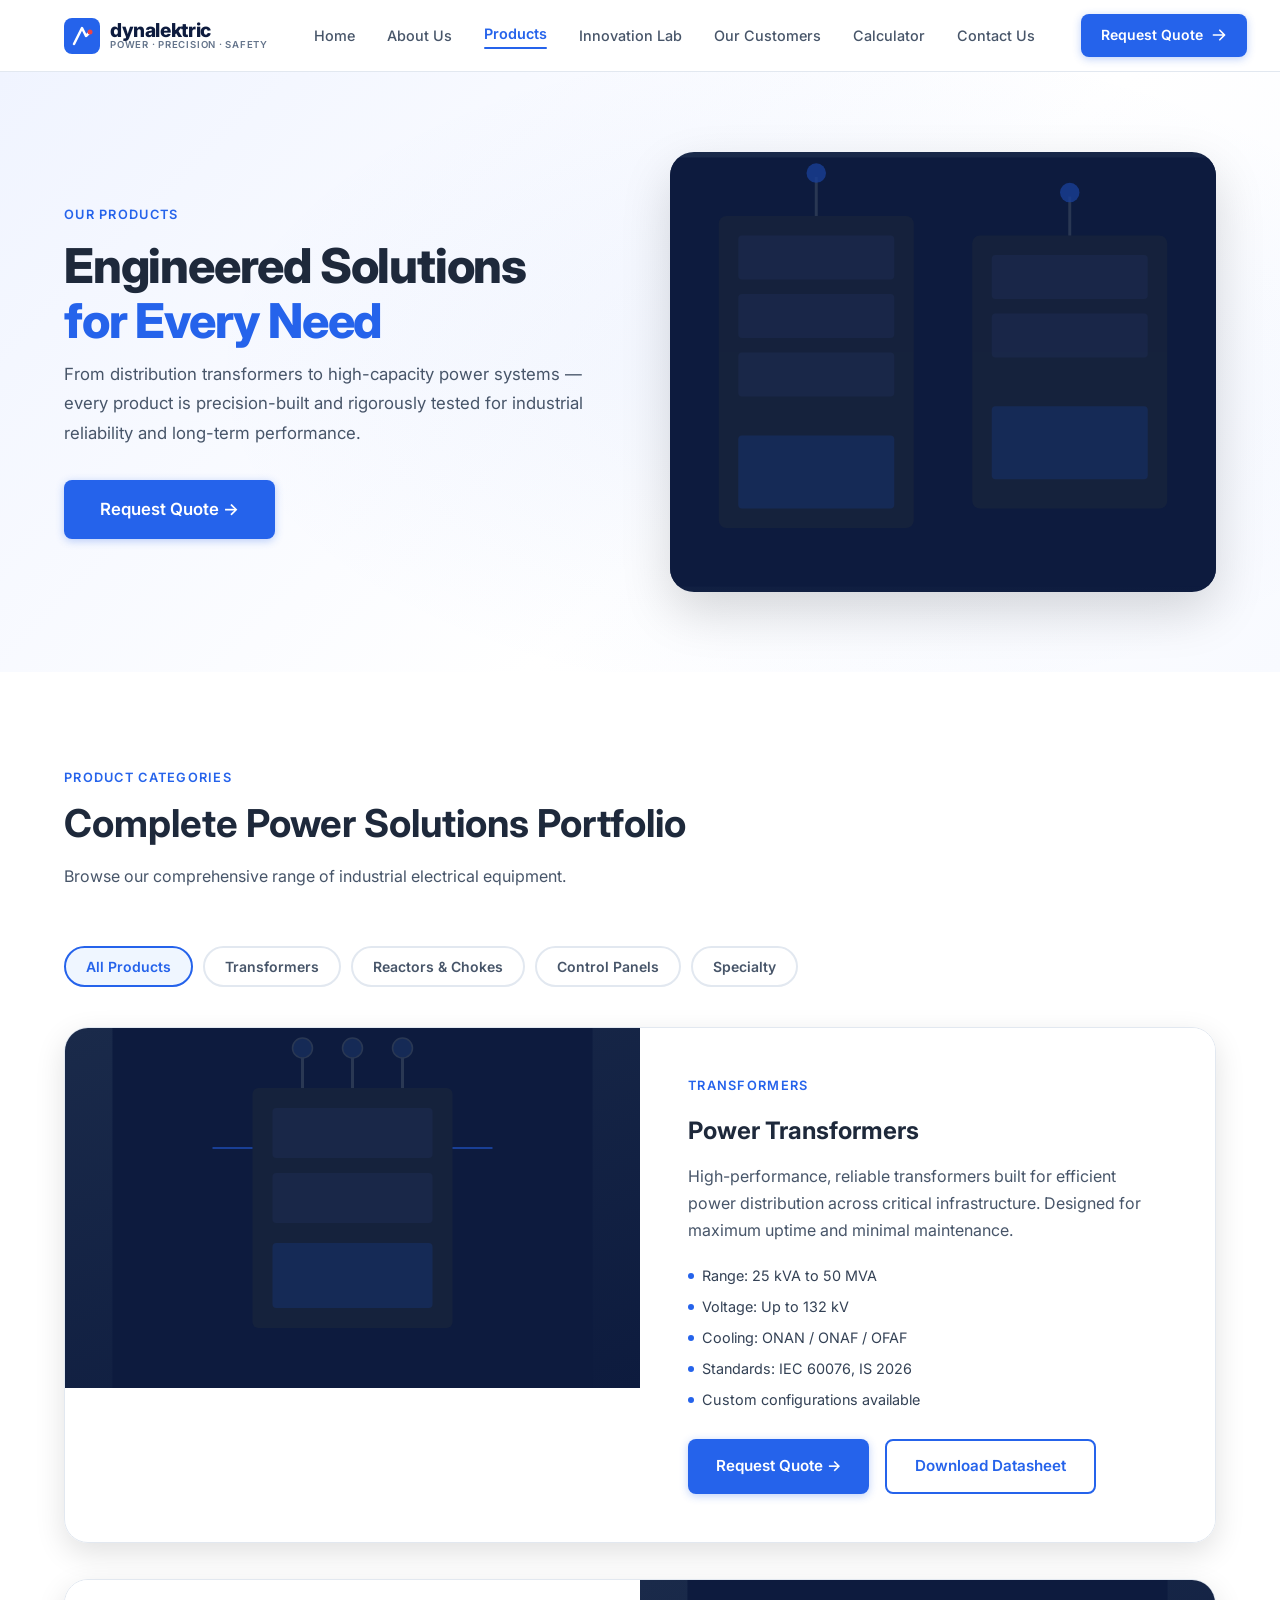
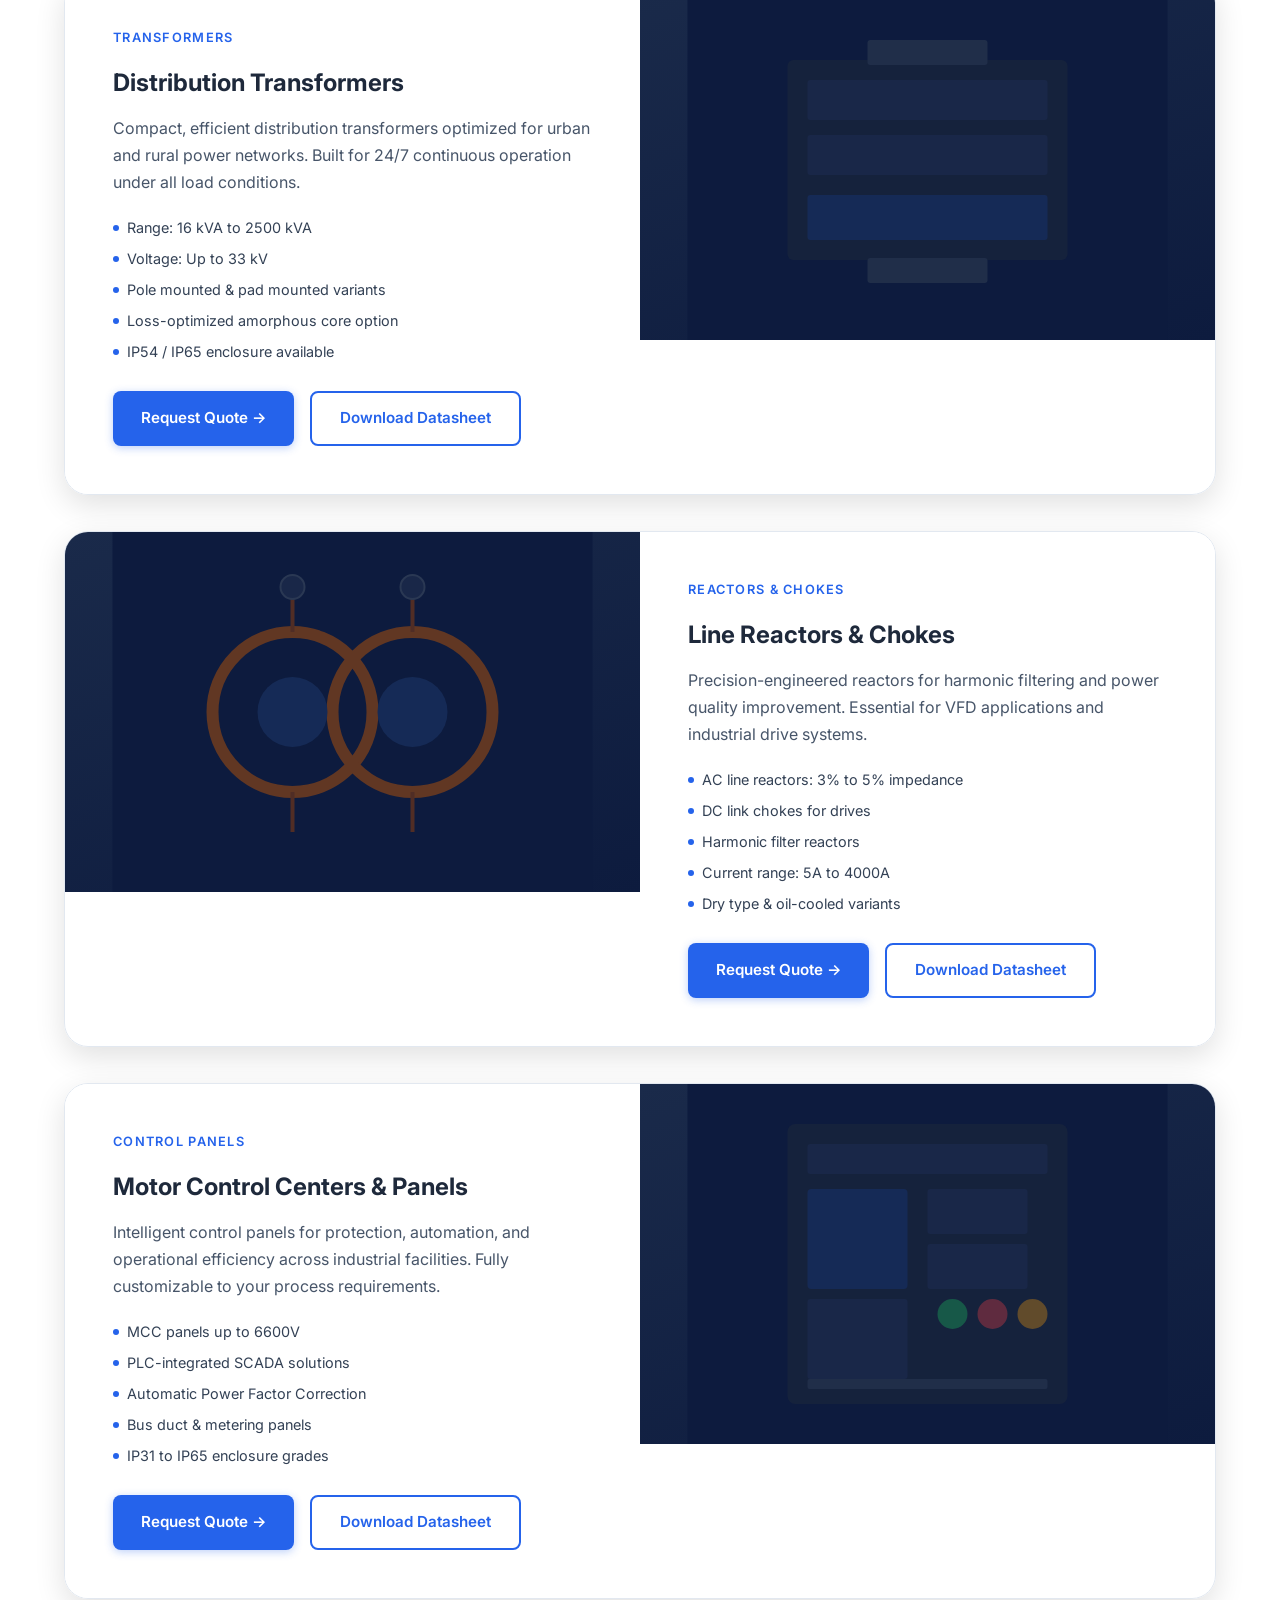
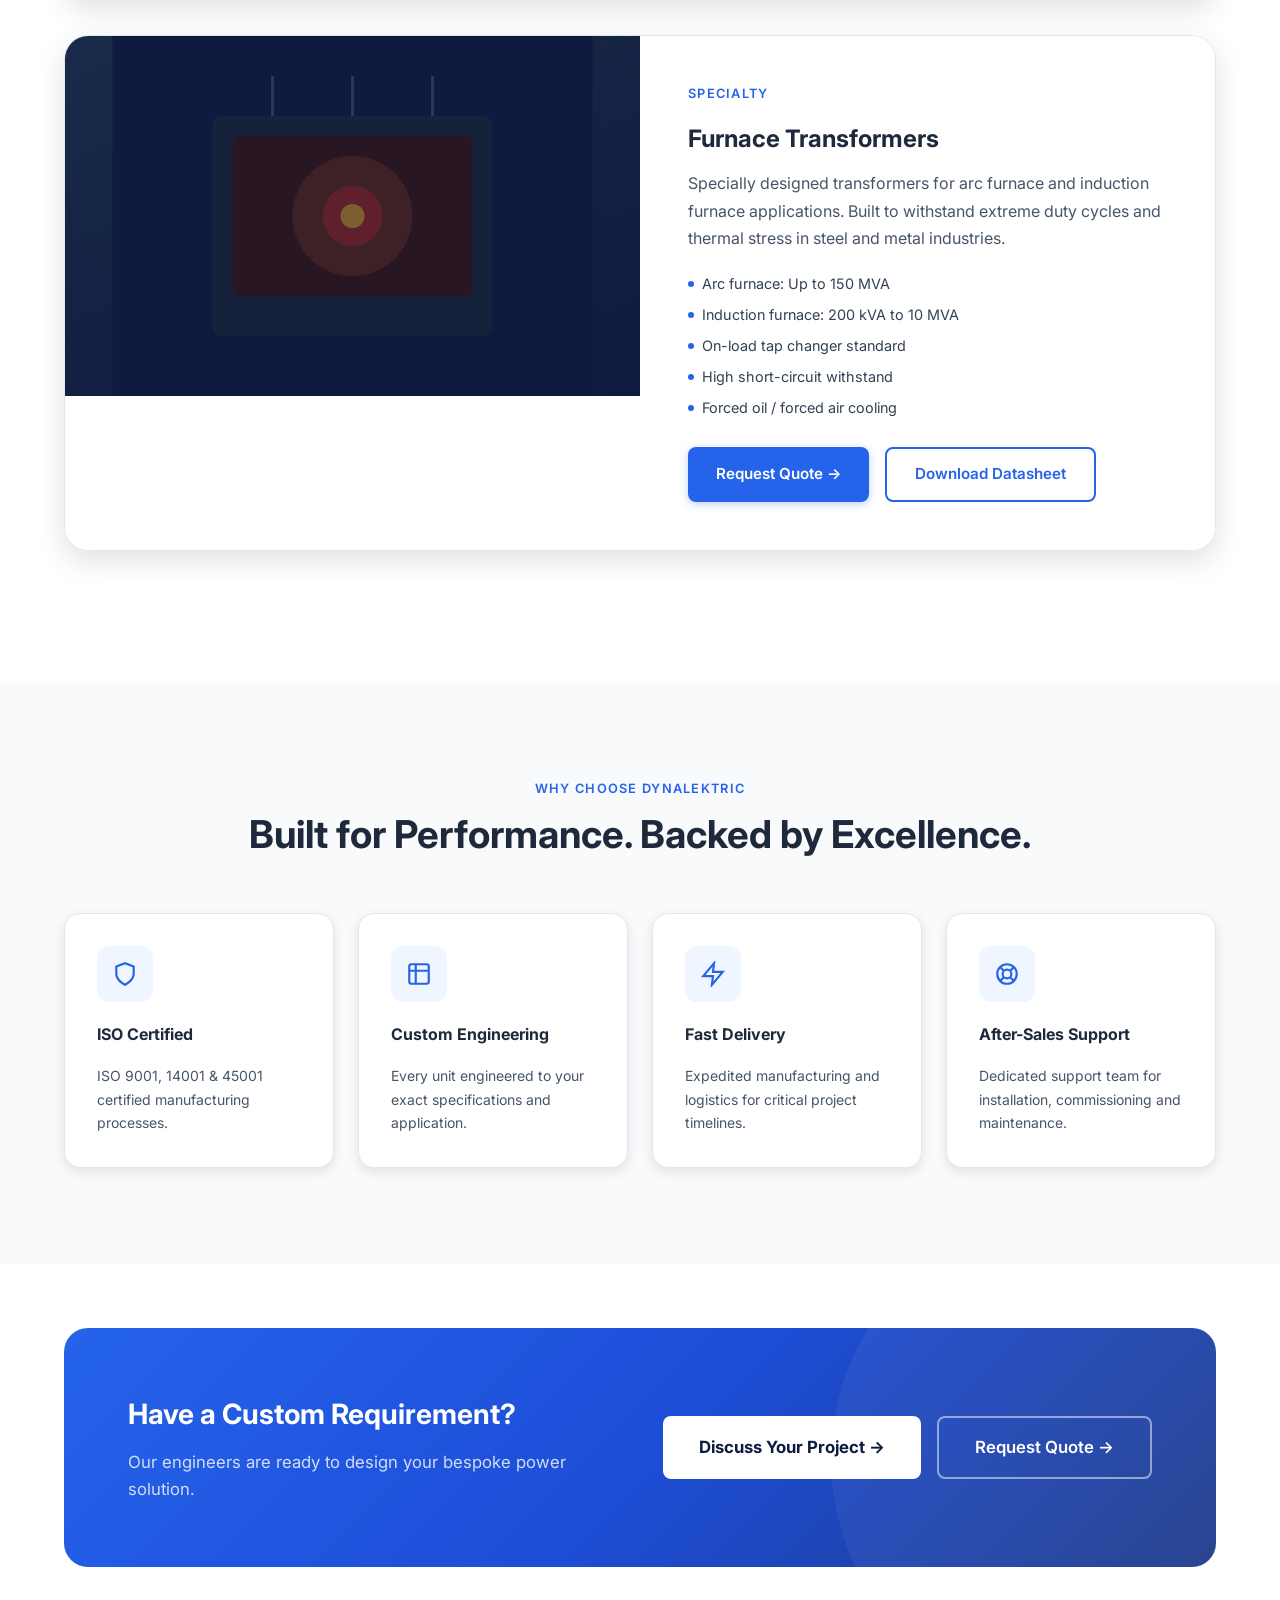
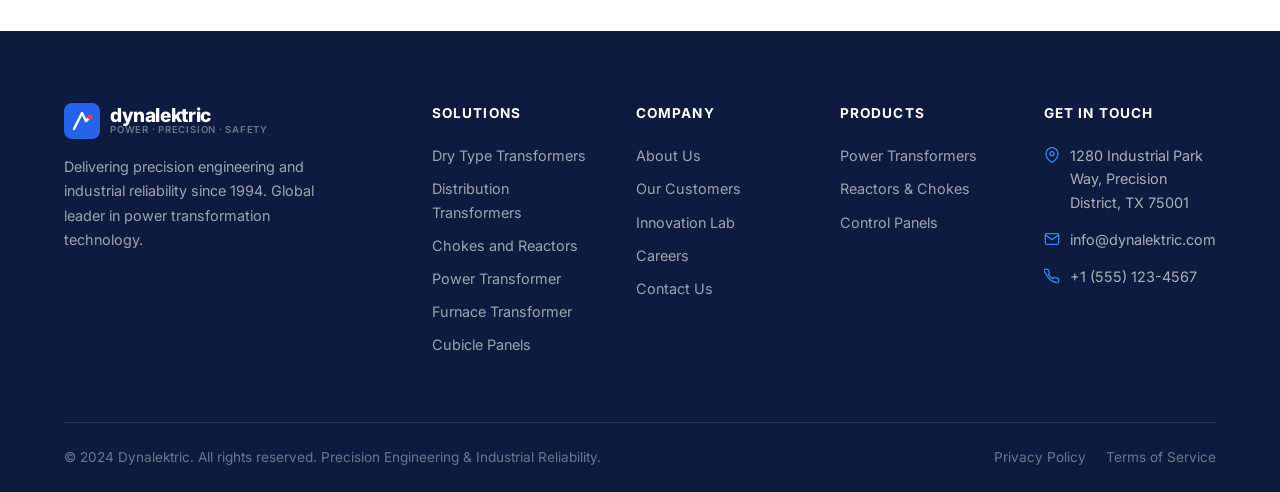
<file: products.html>
<!DOCTYPE html>
<html lang="en">
<head>
  <meta charset="UTF-8" />
  <meta name="viewport" content="width=device-width, initial-scale=1.0" />
  <title>Products — Dynalektric</title>
  <link rel="preconnect" href="https://fonts.googleapis.com" />
  <link href="https://fonts.googleapis.com/css2?family=Inter:wght@400;500;600;700;800&display=swap" rel="stylesheet" />
  <link rel="stylesheet" href="styles.css" />
</head>
<body>

<!-- ══ NAVBAR ══════════════════════════════════════════════ -->
<nav class="navbar">
  <div class="container nav-inner">
    <a href="index.html" class="nav-logo">
      <svg class="logo-mark" viewBox="0 0 36 36" fill="none"><rect width="36" height="36" rx="8" fill="#2563EB"/><path d="M10 26L18 10L22 18L26 14" stroke="white" stroke-width="2.5" stroke-linecap="round" stroke-linejoin="round"/><circle cx="26" cy="14" r="2.5" fill="#EF4444"/></svg>
      <div class="logo-text"><span class="logo-name">dynalektric</span><span class="logo-tag">Power · Precision · Safety</span></div>
    </a>
    <div class="nav-links">
      <a href="index.html">Home</a><a href="about.html">About Us</a>
      <a href="products.html" class="active">Products</a>
      <a href="innovation.html">Innovation Lab</a><a href="customers.html">Our Customers</a>
      <a href="calculator.html">Calculator</a><a href="contact.html">Contact Us</a>
    </div>
    <div class="nav-cta">
      <a href="contact.html" class="btn btn-primary" style="padding:10px 20px;font-size:.875rem;">Request Quote <svg viewBox="0 0 20 20" fill="currentColor" style="width:16px;height:16px;"><path fill-rule="evenodd" d="M10.293 3.293a1 1 0 011.414 0l6 6a1 1 0 010 1.414l-6 6a1 1 0 01-1.414-1.414L14.586 11H3a1 1 0 110-2h11.586l-4.293-4.293a1 1 0 010-1.414z" clip-rule="evenodd"/></svg></a>
    </div>
    <button class="nav-toggle"><span></span><span></span><span></span></button>
  </div>
</nav>
<div class="mobile-nav">
  <div class="mobile-nav-close">✕</div>
  <a href="index.html">Home</a><a href="about.html">About Us</a><a href="products.html" class="active">Products</a>
  <a href="innovation.html">Innovation Lab</a><a href="customers.html">Our Customers</a>
  <a href="calculator.html">Calculator</a><a href="contact.html">Contact Us</a>
  <a href="contact.html" class="btn btn-primary mt-4" style="justify-content:center;">Request Quote →</a>
</div>

<!-- ══ HERO ════════════════════════════════════════════════ -->
<section class="page-hero">
  <div class="container">
    <div class="page-hero-inner">
      <div class="page-hero-content animate">
        <div class="label">Our Products</div>
        <h1 class="display-2">Engineered Solutions<span>for Every Need</span></h1>
        <p>From distribution transformers to high-capacity power systems — every product is precision-built and rigorously tested for industrial reliability and long-term performance.</p>
        <div style="display:flex;gap:16px;flex-wrap:wrap;">
          <a href="contact.html" class="btn btn-primary btn-lg">Request Quote →</a>
        </div>
      </div>
      <div class="page-hero-img animate animate-delay-2">
        <svg viewBox="0 0 560 440" xmlns="http://www.w3.org/2000/svg" style="position:absolute;inset:0;width:100%;height:100%;">
          <rect fill="#0d1b3e" width="560" height="440"/>
          <g opacity=".5">
            <rect x="50" y="60" width="200" height="320" fill="#1e293b" rx="8"/>
            <rect x="310" y="80" width="200" height="280" fill="#1e293b" rx="8"/>
            <rect x="70" y="80" width="160" height="45" fill="#263352" rx="4"/>
            <rect x="70" y="140" width="160" height="45" fill="#263352" rx="4"/>
            <rect x="70" y="200" width="160" height="45" fill="#263352" rx="4"/>
            <rect x="70" y="285" width="160" height="75" fill="#1e3a6e" rx="4"/>
            <rect x="330" y="100" width="160" height="45" fill="#263352" rx="4"/>
            <rect x="330" y="160" width="160" height="45" fill="#263352" rx="4"/>
            <rect x="330" y="255" width="160" height="75" fill="#1e3a6e" rx="4"/>
            <line x1="150" y1="60" x2="150" y2="20" stroke="#475569" stroke-width="3"/>
            <circle cx="150" cy="16" r="10" fill="#2563EB" opacity=".8"/>
            <line x1="410" y1="80" x2="410" y2="40" stroke="#475569" stroke-width="3"/>
            <circle cx="410" cy="36" r="10" fill="#2563EB" opacity=".8"/>
          </g>
        </svg>
      </div>
    </div>
  </div>
</section>

<!-- ══ PRODUCT LISTING ══════════════════════════════════════ -->
<section class="section" style="background:var(--white);">
  <div class="container">
    <div class="section-header animate">
      <div class="label">Product Categories</div>
      <h2 class="h1">Complete Power Solutions Portfolio</h2>
      <p class="body-md">Browse our comprehensive range of industrial electrical equipment.</p>
    </div>

    <!-- Filter -->
    <div class="products-filter animate animate-delay-1">
      <button class="filter-btn active" data-filter="all">All Products</button>
      <button class="filter-btn" data-filter="transformer">Transformers</button>
      <button class="filter-btn" data-filter="reactor">Reactors &amp; Chokes</button>
      <button class="filter-btn" data-filter="panel">Control Panels</button>
      <button class="filter-btn" data-filter="specialty">Specialty</button>
    </div>

    <!-- Power Transformers -->
    <div class="product-full-card filterable animate" data-category="transformer">
      <div class="product-full-img">
        <svg viewBox="0 0 480 360" xmlns="http://www.w3.org/2000/svg" style="position:absolute;inset:0;width:100%;height:100%;">
          <rect fill="#0d1b3e" width="480" height="360"/>
          <g opacity=".5">
            <rect x="140" y="60" width="200" height="240" fill="#1e293b" rx="6"/>
            <rect x="160" y="80" width="160" height="50" fill="#263352" rx="4"/>
            <rect x="160" y="145" width="160" height="50" fill="#263352" rx="4"/>
            <rect x="160" y="215" width="160" height="65" fill="#1e3a6e" rx="4"/>
            <line x1="190" y1="60" x2="190" y2="25" stroke="#475569" stroke-width="3"/>
            <line x1="240" y1="60" x2="240" y2="25" stroke="#475569" stroke-width="3"/>
            <line x1="290" y1="60" x2="290" y2="25" stroke="#475569" stroke-width="3"/>
            <circle cx="190" cy="20" r="10" fill="#1e3a6e" stroke="#475569" stroke-width="1.5"/>
            <circle cx="240" cy="20" r="10" fill="#1e3a6e" stroke="#475569" stroke-width="1.5"/>
            <circle cx="290" cy="20" r="10" fill="#1e3a6e" stroke="#475569" stroke-width="1.5"/>
            <line x1="100" y1="120" x2="140" y2="120" stroke="#2563EB" stroke-width="2"/>
            <line x1="340" y1="120" x2="380" y2="120" stroke="#2563EB" stroke-width="2"/>
          </g>
        </svg>
        <span>⚡</span>
      </div>
      <div class="product-full-body">
        <div class="label mb-4">Transformers</div>
        <h3>Power Transformers</h3>
        <p class="body-md">High-performance, reliable transformers built for efficient power distribution across critical infrastructure. Designed for maximum uptime and minimal maintenance.</p>
        <ul class="spec-list">
          <li>Range: 25 kVA to 50 MVA</li>
          <li>Voltage: Up to 132 kV</li>
          <li>Cooling: ONAN / ONAF / OFAF</li>
          <li>Standards: IEC 60076, IS 2026</li>
          <li>Custom configurations available</li>
        </ul>
        <div style="display:flex;gap:16px;flex-wrap:wrap;">
          <a href="contact.html" class="btn btn-primary">Request Quote →</a>
          <a href="contact.html" class="btn btn-secondary">Download Datasheet</a>
        </div>
      </div>
    </div>

    <!-- Distribution Transformers -->
    <div class="product-full-card reverse filterable animate" data-category="transformer">
      <div class="product-full-img">
        <svg viewBox="0 0 480 360" xmlns="http://www.w3.org/2000/svg" style="position:absolute;inset:0;width:100%;height:100%;">
          <rect fill="#0d1b3e" width="480" height="360"/>
          <g opacity=".5">
            <rect x="100" y="80" width="280" height="200" fill="#1e293b" rx="6"/>
            <rect x="120" y="100" width="240" height="40" fill="#263352" rx="3"/>
            <rect x="120" y="155" width="240" height="40" fill="#263352" rx="3"/>
            <rect x="120" y="215" width="240" height="45" fill="#1e3a6e" rx="3"/>
            <rect x="180" y="60" width="120" height="25" fill="#334155" rx="3"/>
            <rect x="180" y="278" width="120" height="25" fill="#334155" rx="3"/>
          </g>
        </svg>
        <span>🔌</span>
      </div>
      <div class="product-full-body">
        <div class="label mb-4">Transformers</div>
        <h3>Distribution Transformers</h3>
        <p class="body-md">Compact, efficient distribution transformers optimized for urban and rural power networks. Built for 24/7 continuous operation under all load conditions.</p>
        <ul class="spec-list">
          <li>Range: 16 kVA to 2500 kVA</li>
          <li>Voltage: Up to 33 kV</li>
          <li>Pole mounted &amp; pad mounted variants</li>
          <li>Loss-optimized amorphous core option</li>
          <li>IP54 / IP65 enclosure available</li>
        </ul>
        <div style="display:flex;gap:16px;flex-wrap:wrap;">
          <a href="contact.html" class="btn btn-primary">Request Quote →</a>
          <a href="contact.html" class="btn btn-secondary">Download Datasheet</a>
        </div>
      </div>
    </div>

    <!-- Reactors & Chokes -->
    <div class="product-full-card filterable animate" data-category="reactor">
      <div class="product-full-img">
        <svg viewBox="0 0 480 360" xmlns="http://www.w3.org/2000/svg" style="position:absolute;inset:0;width:100%;height:100%;">
          <rect fill="#0d1b3e" width="480" height="360"/>
          <g opacity=".5">
            <circle cx="180" cy="180" r="80" fill="none" stroke="#b45309" stroke-width="12"/>
            <circle cx="300" cy="180" r="80" fill="none" stroke="#b45309" stroke-width="12"/>
            <circle cx="180" cy="180" r="35" fill="#1e3a6e"/>
            <circle cx="300" cy="180" r="35" fill="#1e3a6e"/>
            <line x1="180" y1="100" x2="180" y2="60" stroke="#92400e" stroke-width="4"/>
            <line x1="300" y1="100" x2="300" y2="60" stroke="#92400e" stroke-width="4"/>
            <line x1="180" y1="260" x2="180" y2="300" stroke="#92400e" stroke-width="4"/>
            <line x1="300" y1="260" x2="300" y2="300" stroke="#92400e" stroke-width="4"/>
            <circle cx="180" cy="55" r="12" fill="#263352" stroke="#475569" stroke-width="2"/>
            <circle cx="300" cy="55" r="12" fill="#263352" stroke="#475569" stroke-width="2"/>
          </g>
        </svg>
        <span>🔄</span>
      </div>
      <div class="product-full-body">
        <div class="label mb-4">Reactors &amp; Chokes</div>
        <h3>Line Reactors &amp; Chokes</h3>
        <p class="body-md">Precision-engineered reactors for harmonic filtering and power quality improvement. Essential for VFD applications and industrial drive systems.</p>
        <ul class="spec-list">
          <li>AC line reactors: 3% to 5% impedance</li>
          <li>DC link chokes for drives</li>
          <li>Harmonic filter reactors</li>
          <li>Current range: 5A to 4000A</li>
          <li>Dry type &amp; oil-cooled variants</li>
        </ul>
        <div style="display:flex;gap:16px;flex-wrap:wrap;">
          <a href="contact.html" class="btn btn-primary">Request Quote →</a>
          <a href="contact.html" class="btn btn-secondary">Download Datasheet</a>
        </div>
      </div>
    </div>

    <!-- Control Panels -->
    <div class="product-full-card reverse filterable animate" data-category="panel">
      <div class="product-full-img">
        <svg viewBox="0 0 480 360" xmlns="http://www.w3.org/2000/svg" style="position:absolute;inset:0;width:100%;height:100%;">
          <rect fill="#0d1b3e" width="480" height="360"/>
          <g opacity=".5">
            <rect x="100" y="40" width="280" height="280" fill="#1e293b" rx="8"/>
            <rect x="120" y="60" width="240" height="30" fill="#263352" rx="3"/>
            <rect x="120" y="105" width="100" height="100" fill="#1e3a6e" rx="4"/>
            <rect x="240" y="105" width="100" height="45" fill="#263352" rx="3"/>
            <rect x="240" y="160" width="100" height="45" fill="#263352" rx="3"/>
            <circle cx="265" cy="230" r="15" fill="#22c55e" opacity=".7"/>
            <circle cx="305" cy="230" r="15" fill="#ef4444" opacity=".7"/>
            <circle cx="345" cy="230" r="15" fill="#f59e0b" opacity=".7"/>
            <rect x="120" y="215" width="100" height="80" fill="#263352" rx="3"/>
            <rect x="120" y="295" width="240" height="10" fill="#334155" rx="2"/>
          </g>
        </svg>
        <span>🎛️</span>
      </div>
      <div class="product-full-body">
        <div class="label mb-4">Control Panels</div>
        <h3>Motor Control Centers &amp; Panels</h3>
        <p class="body-md">Intelligent control panels for protection, automation, and operational efficiency across industrial facilities. Fully customizable to your process requirements.</p>
        <ul class="spec-list">
          <li>MCC panels up to 6600V</li>
          <li>PLC-integrated SCADA solutions</li>
          <li>Automatic Power Factor Correction</li>
          <li>Bus duct &amp; metering panels</li>
          <li>IP31 to IP65 enclosure grades</li>
        </ul>
        <div style="display:flex;gap:16px;flex-wrap:wrap;">
          <a href="contact.html" class="btn btn-primary">Request Quote →</a>
          <a href="contact.html" class="btn btn-secondary">Download Datasheet</a>
        </div>
      </div>
    </div>

    <!-- Furnace Transformers -->
    <div class="product-full-card filterable animate" data-category="specialty">
      <div class="product-full-img">
        <svg viewBox="0 0 480 360" xmlns="http://www.w3.org/2000/svg" style="position:absolute;inset:0;width:100%;height:100%;">
          <rect fill="#0d1b3e" width="480" height="360"/>
          <g opacity=".5">
            <rect x="100" y="80" width="280" height="220" fill="#1e293b" rx="8"/>
            <rect x="120" y="100" width="240" height="160" fill="#431407" rx="6"/>
            <ellipse cx="240" cy="180" rx="60" ry="60" fill="#7c2d12" opacity=".8"/>
            <ellipse cx="240" cy="180" rx="30" ry="30" fill="#dc2626" opacity=".6"/>
            <ellipse cx="240" cy="180" rx="12" ry="12" fill="#fbbf24" opacity=".8"/>
            <line x1="160" y1="80" x2="160" y2="40" stroke="#475569" stroke-width="3"/>
            <line x1="240" y1="80" x2="240" y2="40" stroke="#475569" stroke-width="3"/>
            <line x1="320" y1="80" x2="320" y2="40" stroke="#475569" stroke-width="3"/>
          </g>
        </svg>
        <span>🔥</span>
      </div>
      <div class="product-full-body">
        <div class="label mb-4">Specialty</div>
        <h3>Furnace Transformers</h3>
        <p class="body-md">Specially designed transformers for arc furnace and induction furnace applications. Built to withstand extreme duty cycles and thermal stress in steel and metal industries.</p>
        <ul class="spec-list">
          <li>Arc furnace: Up to 150 MVA</li>
          <li>Induction furnace: 200 kVA to 10 MVA</li>
          <li>On-load tap changer standard</li>
          <li>High short-circuit withstand</li>
          <li>Forced oil / forced air cooling</li>
        </ul>
        <div style="display:flex;gap:16px;flex-wrap:wrap;">
          <a href="contact.html" class="btn btn-primary">Request Quote →</a>
          <a href="contact.html" class="btn btn-secondary">Download Datasheet</a>
        </div>
      </div>
    </div>
  </div>
</section>

<!-- ══ SMALL SPECS CARDS ════════════════════════════════════ -->
<section class="section" style="background:var(--gray-50);">
  <div class="container">
    <div class="section-header center animate">
      <div class="label">Why Choose Dynalektric</div>
      <h2 class="h1">Built for Performance. Backed by Excellence.</h2>
    </div>
    <div class="grid-4">
      <div class="card animate animate-delay-1">
        <div class="card-icon"><svg viewBox="0 0 24 24" fill="none" stroke="currentColor" stroke-width="2"><path d="M12 22s8-4 8-10V5l-8-3-8 3v7c0 6 8 10 8 10z"/></svg></div>
        <h4>ISO Certified</h4>
        <p class="body-md mt-4" style="font-size:.875rem;">ISO 9001, 14001 &amp; 45001 certified manufacturing processes.</p>
      </div>
      <div class="card animate animate-delay-2">
        <div class="card-icon"><svg viewBox="0 0 24 24" fill="none" stroke="currentColor" stroke-width="2"><path d="M9 3H5a2 2 0 00-2 2v4m6-6h10a2 2 0 012 2v4M9 3v18m0 0h10a2 2 0 002-2V9M9 21H5a2 2 0 01-2-2V9m0 0h18"/></svg></div>
        <h4>Custom Engineering</h4>
        <p class="body-md mt-4" style="font-size:.875rem;">Every unit engineered to your exact specifications and application.</p>
      </div>
      <div class="card animate animate-delay-3">
        <div class="card-icon"><svg viewBox="0 0 24 24" fill="none" stroke="currentColor" stroke-width="2"><path d="M13 2L3 14h9l-1 8 10-12h-9l1-8z"/></svg></div>
        <h4>Fast Delivery</h4>
        <p class="body-md mt-4" style="font-size:.875rem;">Expedited manufacturing and logistics for critical project timelines.</p>
      </div>
      <div class="card animate animate-delay-4">
        <div class="card-icon"><svg viewBox="0 0 24 24" fill="none" stroke="currentColor" stroke-width="2"><path d="M18.364 5.636l-3.536 3.536m0 5.656l3.536 3.536M9.172 9.172L5.636 5.636m3.536 9.192l-3.536 3.536M21 12a9 9 0 11-18 0 9 9 0 0118 0zm-5 0a4 4 0 11-8 0 4 4 0 018 0z"/></svg></div>
        <h4>After-Sales Support</h4>
        <p class="body-md mt-4" style="font-size:.875rem;">Dedicated support team for installation, commissioning and maintenance.</p>
      </div>
    </div>
  </div>
</section>

<!-- ══ CTA BANNER ═══════════════════════════════════════════ -->
<section class="section-sm" style="background:var(--white);">
  <div class="container animate">
    <div class="cta-banner">
      <div class="cta-banner-content">
        <h2>Have a Custom Requirement?</h2>
        <p>Our engineers are ready to design your bespoke power solution.</p>
      </div>
      <div class="cta-banner-actions">
        <a href="contact.html" class="btn btn-white btn-lg">Discuss Your Project →</a>
        <a href="contact.html" class="btn btn-outline-white btn-lg">Request Quote →</a>
      </div>
    </div>
  </div>
</section>

<!-- ══ FOOTER ═══════════════════════════════════════════════ -->
<footer class="footer">
  <div class="container">
    <div class="footer-main">
      <div class="footer-brand">
        <a href="index.html" class="nav-logo"><svg class="logo-mark" viewBox="0 0 36 36" fill="none"><rect width="36" height="36" rx="8" fill="#2563EB"/><path d="M10 26L18 10L22 18L26 14" stroke="white" stroke-width="2.5" stroke-linecap="round" stroke-linejoin="round"/><circle cx="26" cy="14" r="2.5" fill="#EF4444"/></svg><div class="logo-text"><span class="logo-name">dynalektric</span><span class="logo-tag">Power · Precision · Safety</span></div></a>
        <p>Delivering precision engineering and industrial reliability since 1994. Global leader in power transformation technology.</p>
      </div>
      <div class="footer-col"><h4>Solutions</h4><a href="products.html">Dry Type Transformers</a><a href="products.html">Distribution Transformers</a><a href="products.html">Chokes and Reactors</a><a href="products.html">Power Transformer</a><a href="products.html">Furnace Transformer</a><a href="products.html">Cubicle Panels</a></div>
      <div class="footer-col"><h4>Company</h4><a href="about.html">About Us</a><a href="customers.html">Our Customers</a><a href="innovation.html">Innovation Lab</a><a href="contact.html">Careers</a><a href="contact.html">Contact Us</a></div>
      <div class="footer-col"><h4>Products</h4><a href="products.html">Power Transformers</a><a href="products.html">Reactors & Chokes</a><a href="products.html">Control Panels</a></div>
      <div class="footer-col">
        <h4>Get In Touch</h4>
        <div class="footer-contact-item"><svg viewBox="0 0 24 24" fill="none" stroke="currentColor" stroke-width="2"><path d="M21 10c0 7-9 13-9 13s-9-6-9-13a9 9 0 0118 0z"/><circle cx="12" cy="10" r="3"/></svg><span>1280 Industrial Park Way, Precision District, TX 75001</span></div>
        <div class="footer-contact-item"><svg viewBox="0 0 24 24" fill="none" stroke="currentColor" stroke-width="2"><path d="M4 4h16c1.1 0 2 .9 2 2v12c0 1.1-.9 2-2 2H4c-1.1 0-2-.9-2-2V6c0-1.1.9-2 2-2z"/><polyline points="22,6 12,13 2,6"/></svg><span>info@dynalektric.com</span></div>
        <div class="footer-contact-item"><svg viewBox="0 0 24 24" fill="none" stroke="currentColor" stroke-width="2"><path d="M22 16.92v3a2 2 0 01-2.18 2 19.79 19.79 0 01-8.63-3.07A19.5 19.5 0 013.07 8.81 19.79 19.79 0 01.04 4.18 2 2 0 012 2h3a2 2 0 012 1.72c.127.96.361 1.903.7 2.81a2 2 0 01-.45 2.11L6.91 9.91a16 16 0 006.08 6.08l1.27-1.27a2 2 0 012.11-.45c.907.339 1.85.573 2.81.7A2 2 0 0122 16.92z"/></svg><span>+1 (555) 123-4567</span></div>
      </div>
    </div>
    <div class="footer-bottom">
      <span>© 2024 Dynalektric. All rights reserved. Precision Engineering &amp; Industrial Reliability.</span>
      <div style="display:flex;gap:20px;"><a href="#">Privacy Policy</a><a href="#">Terms of Service</a></div>
    </div>
  </div>
</footer>
<button class="scroll-top" id="scrollTop" aria-label="Back to top">
  <svg viewBox="0 0 24 24" fill="none" stroke="currentColor" stroke-width="2.5" stroke-linecap="round" stroke-linejoin="round"><polyline points="18 15 12 9 6 15"/></svg>
</button>
<script src="script.js"></script>
</body>
</html>
</file>
<file: styles.css>
/* ============================================================
   Dynalektric — Global Stylesheet
   ============================================================ */

/* ── Variables ─────────────────────────────────────────────── */
:root {
  --blue:        #2563EB;
  --blue-dark:   #1D4ED8;
  --blue-light:  #3B82F6;
  --blue-50:     #EFF6FF;
  --blue-100:    #DBEAFE;
  --navy:        #0D1B3E;
  --navy-dark:   #070E22;
  --white:       #FFFFFF;
  --gray-50:     #F8FAFC;
  --gray-100:    #F1F5F9;
  --gray-200:    #E2E8F0;
  --gray-300:    #CBD5E1;
  --gray-400:    #94A3B8;
  --gray-500:    #64748B;
  --gray-600:    #475569;
  --gray-700:    #334155;
  --gray-800:    #1E293B;
  --red:         #EF4444;
  --orange:      #F97316;

  --font: 'Inter', -apple-system, BlinkMacSystemFont, 'Segoe UI', sans-serif;

  --shadow-sm:   0 1px 3px rgba(0,0,0,.08);
  --shadow-md:   0 4px 12px rgba(0,0,0,.10);
  --shadow-lg:   0 10px 30px rgba(0,0,0,.12);
  --shadow-xl:   0 20px 50px rgba(0,0,0,.15);
  --shadow-blue: 0 8px 30px rgba(37,99,235,.35);

  --r-sm: 8px;
  --r-md: 12px;
  --r-lg: 16px;
  --r-xl: 24px;

  --ease: all .3s cubic-bezier(.4,0,.2,1);
  --ease-fast: all .15s cubic-bezier(.4,0,.2,1);

  --nav-h: 72px;
}

/* ── Reset ──────────────────────────────────────────────────── */
*, *::before, *::after { box-sizing: border-box; margin: 0; padding: 0; }
html { scroll-behavior: smooth; font-size: 16px; }
body {
  font-family: var(--font);
  color: var(--gray-800);
  background: var(--white);
  line-height: 1.6;
  -webkit-font-smoothing: antialiased;
}
img { display: block; max-width: 100%; }
a { text-decoration: none; color: inherit; }
ul { list-style: none; }
button { font-family: var(--font); cursor: pointer; border: none; background: none; }

/* ── Typography ─────────────────────────────────────────────── */
.display-1 { font-size: clamp(2.4rem, 5vw, 3.75rem); font-weight: 800; line-height: 1.1; letter-spacing: -.03em; }
.display-2 { font-size: clamp(2rem, 4vw, 3rem);     font-weight: 800; line-height: 1.15; letter-spacing: -.025em; }
.h1 { font-size: clamp(1.75rem, 3vw, 2.5rem); font-weight: 700; line-height: 1.2; }
.h2 { font-size: clamp(1.5rem, 2.5vw, 2rem);  font-weight: 700; line-height: 1.25; }
.h3 { font-size: 1.25rem; font-weight: 600; line-height: 1.3; }
.h4 { font-size: 1.1rem;  font-weight: 600; }
.label { font-size: .8rem; font-weight: 600; letter-spacing: .1em; text-transform: uppercase; color: var(--blue); }
.body-lg { font-size: 1.1rem; line-height: 1.75; color: var(--gray-600); }
.body-md { font-size: 1rem; line-height: 1.7; color: var(--gray-600); }

/* ── Layout Helpers ─────────────────────────────────────────── */
.container { width: 100%; max-width: 1200px; margin-inline: auto; padding-inline: 24px; }
.container-lg { width: 100%; max-width: 1400px; margin-inline: auto; padding-inline: 24px; }
.section { padding-block: 96px; }
.section-sm { padding-block: 64px; }
.grid-2 { display: grid; grid-template-columns: 1fr 1fr; gap: 48px; align-items: center; }
.grid-3 { display: grid; grid-template-columns: repeat(3, 1fr); gap: 28px; }
.grid-4 { display: grid; grid-template-columns: repeat(4, 1fr); gap: 24px; }
.flex-center { display: flex; align-items: center; justify-content: center; }
.flex-between { display: flex; align-items: center; justify-content: space-between; }
.gap-4 { gap: 16px; }
.gap-6 { gap: 24px; }
.gap-8 { gap: 32px; }
.text-center { text-align: center; }
.mt-4  { margin-top: 16px; }
.mt-6  { margin-top: 24px; }
.mt-8  { margin-top: 32px; }
.mt-12 { margin-top: 48px; }
.mb-2  { margin-bottom: 8px; }
.mb-4  { margin-bottom: 16px; }
.mb-6  { margin-bottom: 24px; }
.max-580 { max-width: 580px; }
.max-720 { max-width: 720px; }
.mx-auto { margin-inline: auto; }

/* ── Buttons ────────────────────────────────────────────────── */
.btn {
  display: inline-flex;
  align-items: center;
  gap: 8px;
  padding: 13px 28px;
  border-radius: var(--r-sm);
  font-size: .95rem;
  font-weight: 600;
  transition: var(--ease);
  white-space: nowrap;
}
.btn-primary {
  background: var(--blue);
  color: var(--white);
  box-shadow: 0 2px 8px rgba(37,99,235,.3);
}
.btn-primary:hover {
  background: var(--blue-dark);
  box-shadow: var(--shadow-blue);
  transform: translateY(-2px);
}
.btn-secondary {
  background: transparent;
  color: var(--blue);
  border: 2px solid var(--blue);
}
.btn-secondary:hover {
  background: var(--blue-50);
  box-shadow: 0 4px 16px rgba(37,99,235,.15);
  transform: translateY(-2px);
}
.btn-white {
  background: var(--white);
  color: var(--navy);
  font-weight: 700;
}
.btn-white:hover {
  background: var(--gray-50);
  box-shadow: 0 8px 24px rgba(0,0,0,.15);
  transform: translateY(-2px);
}
.btn-outline-white {
  background: transparent;
  color: var(--white);
  border: 2px solid rgba(255,255,255,.5);
}
.btn-outline-white:hover {
  border-color: var(--white);
  background: rgba(255,255,255,.1);
  transform: translateY(-2px);
}
.btn-lg { padding: 16px 36px; font-size: 1.05rem; }
.btn svg { width: 18px; height: 18px; flex-shrink: 0; }

/* ── Cards ──────────────────────────────────────────────────── */
.card {
  background: var(--white);
  border-radius: var(--r-lg);
  padding: 32px;
  box-shadow: var(--shadow-md);
  border: 1px solid var(--gray-200);
  transition: var(--ease);
}
.card:hover {
  transform: translateY(-6px);
  box-shadow: var(--shadow-xl);
  border-color: var(--blue-100);
}
.card-icon {
  width: 56px;
  height: 56px;
  border-radius: var(--r-md);
  background: var(--blue-50);
  display: flex;
  align-items: center;
  justify-content: center;
  margin-bottom: 20px;
  color: var(--blue);
  flex-shrink: 0;
}
.card-icon svg { width: 26px; height: 26px; }

/* ── Badges / Tags ──────────────────────────────────────────── */
.badge {
  display: inline-flex;
  align-items: center;
  gap: 6px;
  padding: 6px 14px;
  border-radius: 100px;
  font-size: .8rem;
  font-weight: 600;
}
.badge-blue { background: var(--blue-50); color: var(--blue); }
.badge-navy { background: rgba(255,255,255,.12); color: var(--white); }

/* ── Section Header ─────────────────────────────────────────── */
.section-header { margin-bottom: 56px; }
.section-header.center { text-align: center; }
.section-header .label { margin-bottom: 12px; }
.section-header h2 { margin-bottom: 16px; }
.section-header p { max-width: 620px; }
.section-header.center p { margin-inline: auto; }

/* ══════════════════════════════════════════════════════════════
   NAVIGATION
══════════════════════════════════════════════════════════════ */
.navbar {
  position: sticky;
  top: 0;
  z-index: 1000;
  height: var(--nav-h);
  background: rgba(255,255,255,.95);
  backdrop-filter: blur(20px);
  -webkit-backdrop-filter: blur(20px);
  border-bottom: 1px solid var(--gray-200);
  transition: var(--ease);
}
.navbar.scrolled {
  box-shadow: 0 4px 20px rgba(0,0,0,.08);
}
.nav-inner {
  height: 100%;
  display: flex;
  align-items: center;
  justify-content: space-between;
  gap: 32px;
}
.nav-logo {
  display: flex;
  align-items: center;
  gap: 10px;
  flex-shrink: 0;
}
.nav-logo .logo-mark {
  width: 36px;
  height: 36px;
}
.nav-logo .logo-text {
  display: flex;
  flex-direction: column;
  line-height: 1;
}
.nav-logo .logo-name {
  font-size: 1.2rem;
  font-weight: 800;
  color: var(--navy);
  letter-spacing: -.02em;
}
.nav-logo .logo-tag {
  font-size: .6rem;
  font-weight: 600;
  color: var(--gray-500);
  letter-spacing: .08em;
  text-transform: uppercase;
}
.nav-links {
  display: flex;
  align-items: center;
  gap: 4px;
  flex: 1;
  justify-content: center;
}
.nav-links a {
  padding: 8px 14px;
  border-radius: var(--r-sm);
  font-size: .9rem;
  font-weight: 500;
  color: var(--gray-600);
  transition: var(--ease-fast);
  white-space: nowrap;
}
.nav-links a:hover { color: var(--blue); background: var(--blue-50); }
.nav-links a.active { color: var(--blue); font-weight: 600; }
.nav-links a.active::after {
  display: block;
  content: '';
  height: 2px;
  background: var(--blue);
  border-radius: 2px;
  margin-top: 2px;
}
.nav-cta { display: flex; align-items: center; gap: 10px; flex-shrink: 0; }
.nav-toggle {
  display: none;
  flex-direction: column;
  gap: 5px;
  padding: 8px;
  border-radius: var(--r-sm);
  cursor: pointer;
}
.nav-toggle span {
  display: block;
  width: 22px;
  height: 2px;
  background: var(--gray-700);
  border-radius: 2px;
  transition: var(--ease);
}

/* ── Mobile Nav ─────────────────────────────────────────────── */
.mobile-nav {
  display: none;
  position: fixed;
  inset: 0;
  z-index: 999;
  background: var(--white);
  padding: 24px;
  flex-direction: column;
  gap: 12px;
  overflow-y: auto;
  transform: translateX(100%);
  transition: transform .35s cubic-bezier(.4,0,.2,1);
}
.mobile-nav.open { transform: translateX(0); display: flex; }
.mobile-nav a {
  padding: 14px 16px;
  border-radius: var(--r-md);
  font-size: 1.1rem;
  font-weight: 500;
  color: var(--gray-700);
  border: 1px solid var(--gray-200);
}
.mobile-nav a.active { color: var(--blue); border-color: var(--blue-100); background: var(--blue-50); }
.mobile-nav-close {
  align-self: flex-end;
  width: 40px; height: 40px;
  border-radius: 50%;
  background: var(--gray-100);
  display: flex;
  align-items: center;
  justify-content: center;
  font-size: 1.4rem;
  cursor: pointer;
  margin-bottom: 8px;
}

/* ══════════════════════════════════════════════════════════════
   FOOTER
══════════════════════════════════════════════════════════════ */
.footer {
  background: var(--navy);
  color: rgba(255,255,255,.75);
}
.footer-main {
  padding: 72px 0 56px;
  display: grid;
  grid-template-columns: 2fr 1fr 1fr 1fr 1fr;
  gap: 40px;
}
.footer-brand .logo-name { color: var(--white); }
.footer-brand .logo-tag  { color: rgba(255,255,255,.4); }
.footer-brand p {
  font-size: .9rem;
  line-height: 1.7;
  color: rgba(255,255,255,.6);
  margin-top: 16px;
  max-width: 280px;
}
.footer-col h4 {
  color: var(--white);
  font-size: .85rem;
  font-weight: 700;
  letter-spacing: .08em;
  text-transform: uppercase;
  margin-bottom: 20px;
}
.footer-col a {
  display: block;
  font-size: .9rem;
  color: rgba(255,255,255,.6);
  margin-bottom: 10px;
  transition: var(--ease-fast);
}
.footer-col a:hover { color: var(--white); padding-left: 4px; }
.footer-contact-item {
  display: flex;
  align-items: flex-start;
  gap: 10px;
  font-size: .9rem;
  color: rgba(255,255,255,.65);
  margin-bottom: 14px;
}
.footer-contact-item svg { width: 16px; height: 16px; flex-shrink: 0; margin-top: 3px; color: var(--blue-light); }
.footer-bottom {
  border-top: 1px solid rgba(255,255,255,.1);
  padding: 24px 0;
  display: flex;
  align-items: center;
  justify-content: space-between;
  font-size: .85rem;
  color: rgba(255,255,255,.4);
}
.footer-bottom a { color: rgba(255,255,255,.4); }
.footer-bottom a:hover { color: rgba(255,255,255,.7); }

/* ══════════════════════════════════════════════════════════════
   HERO — HOME
══════════════════════════════════════════════════════════════ */
.hero-home {
  position: relative;
  overflow: hidden;
  background: linear-gradient(135deg, #F0F4FF 0%, #FFFFFF 50%, #F8FAFF 100%);
  padding-top: 80px;
  padding-bottom: 0;
}
.hero-home::before {
  content: '';
  position: absolute;
  inset: 0;
  background: radial-gradient(ellipse 80% 60% at 70% 50%, rgba(37,99,235,.06) 0%, transparent 70%);
  pointer-events: none;
}
.hero-home-inner {
  display: grid;
  grid-template-columns: 1fr 1fr;
  gap: 60px;
  align-items: center;
  min-height: calc(90vh - var(--nav-h));
}
.hero-home-content { padding-bottom: 80px; }
.hero-home-content .label { margin-bottom: 16px; }
.hero-home-content .display-1 { margin-bottom: 24px; }
.hero-home-content .display-1 span { color: var(--blue); }
.hero-home-content p { margin-bottom: 36px; font-size: 1.15rem; line-height: 1.75; color: var(--gray-600); max-width: 500px; }
.hero-badges {
  display: flex;
  flex-wrap: wrap;
  gap: 16px;
  margin-top: 40px;
}
.hero-badge {
  display: flex;
  align-items: center;
  gap: 8px;
  font-size: .875rem;
  font-weight: 500;
  color: var(--gray-600);
}
.hero-badge svg { width: 18px; height: 18px; color: var(--blue); }
.hero-home-visual {
  position: relative;
  display: flex;
  align-items: flex-end;
  justify-content: center;
  height: 100%;
  min-height: 600px;
}
.hero-img-wrap {
  position: relative;
  width: 100%;
  max-width: 620px;
}
.hero-img-main {
  width: 100%;
  height: 520px;
  border-radius: var(--r-xl) var(--r-xl) 0 0;
  object-fit: cover;
  background: linear-gradient(160deg, #1a2a4a 0%, #0d1b3e 40%, #1e3a6e 100%);
  position: relative;
  overflow: hidden;
}
.hero-img-main::after {
  content: '';
  position: absolute;
  inset: 0;
  background: url("data:image/svg+xml,%3Csvg xmlns='http://www.w3.org/2000/svg' viewBox='0 0 800 600'%3E%3Crect fill='%230d1b3e' width='800' height='600'/%3E%3Cg opacity='.4'%3E%3Crect x='350' y='50' width='20' height='500' fill='%23334155'/%3E%3Crect x='330' y='100' width='60' height='400' fill='%231e293b' rx='4'/%3E%3Crect x='300' y='80' width='200' height='30' fill='%23475569' rx='3'/%3E%3Crect x='290' y='440' width='220' height='80' fill='%23334155' rx='4'/%3E%3Ccircle cx='400' cy='60' r='30' fill='%23475569'/%3E%3Ccircle cx='400' cy='60' r='15' fill='%231e293b'/%3E%3Cline x1='250' y1='200' x2='150' y2='100' stroke='%23475569' stroke-width='3'/%3E%3Cline x1='250' y1='200' x2='100' y2='200' stroke='%23475569' stroke-width='3'/%3E%3Cline x1='550' y1='200' x2='650' y2='100' stroke='%23475569' stroke-width='3'/%3E%3Cline x1='550' y1='200' x2='700' y2='200' stroke='%23475569' stroke-width='3'/%3E%3C/g%3E%3Crect x='0' y='400' width='800' height='200' fill='%230a1628' opacity='.8'/%3E%3C/svg%3E") center/cover;
}
.hero-float-card {
  position: absolute;
  background: var(--white);
  border-radius: var(--r-md);
  padding: 16px 20px;
  box-shadow: var(--shadow-xl);
  display: flex;
  align-items: center;
  gap: 12px;
}
.hero-float-card.card-1 { bottom: 120px; left: -30px; }
.hero-float-card.card-2 { top: 80px; right: -24px; }
.hero-float-card .fc-icon {
  width: 42px; height: 42px;
  border-radius: var(--r-sm);
  background: var(--blue-50);
  display: flex;
  align-items: center;
  justify-content: center;
  color: var(--blue);
  flex-shrink: 0;
}
.hero-float-card .fc-icon svg { width: 20px; height: 20px; }
.hero-float-card .fc-text .fc-num { font-size: 1.25rem; font-weight: 800; color: var(--navy); }
.hero-float-card .fc-text .fc-label { font-size: .75rem; color: var(--gray-500); font-weight: 500; }

/* ── Stats Bar ──────────────────────────────────────────────── */
.stats-bar {
  background: var(--white);
  border-radius: var(--r-lg) var(--r-lg) 0 0;
  padding: 32px 48px;
  display: grid;
  grid-template-columns: repeat(4, 1fr);
  gap: 16px;
  box-shadow: 0 -8px 40px rgba(37,99,235,.06);
  border: 1px solid var(--gray-200);
  border-bottom: none;
  position: relative;
  z-index: 2;
  margin-top: 40px;
}
.stat-item { text-align: center; }
.stat-item .stat-num {
  font-size: 2rem;
  font-weight: 800;
  color: var(--blue);
  display: flex;
  align-items: center;
  justify-content: center;
  gap: 2px;
}
.stat-item .stat-label { font-size: .85rem; color: var(--gray-500); font-weight: 500; margin-top: 4px; }
.stat-divider { width: 1px; background: var(--gray-200); }

/* ── About Section (Home) ───────────────────────────────────── */
.about-home { background: var(--gray-50); }
.about-img-wrap {
  border-radius: var(--r-xl);
  overflow: hidden;
  height: 480px;
  background: linear-gradient(160deg, #1a2a4a 0%, #0d1b3e 100%);
  position: relative;
  box-shadow: var(--shadow-xl);
}
.about-img-wrap::after {
  content: '';
  position: absolute;
  inset: 0;
  background: url("data:image/svg+xml,%3Csvg xmlns='http://www.w3.org/2000/svg' viewBox='0 0 600 480'%3E%3Crect fill='%230d1b3e' width='600' height='480'/%3E%3Crect x='80' y='80' width='440' height='320' fill='%231e293b' rx='8'/%3E%3Crect x='100' y='100' width='400' height='280' fill='%23263352' rx='6'/%3E%3Ccircle cx='300' cy='240' r='80' fill='none' stroke='%23475569' stroke-width='4'/%3E%3Ccircle cx='300' cy='240' r='40' fill='%231e3a6e'/%3E%3Cline x1='150' y1='100' x2='150' y2='380' stroke='%23334155' stroke-width='3'/%3E%3Cline x1='450' y1='100' x2='450' y2='380' stroke='%23334155' stroke-width='3'/%3E%3Crect x='120' y='160' width='360' height='8' fill='%23334155' rx='4'/%3E%3Crect x='120' y='310' width='360' height='8' fill='%23334155' rx='4'/%3E%3C/svg%3E") center/cover;
}
.about-mini-stats {
  display: grid;
  grid-template-columns: repeat(3, 1fr);
  gap: 20px;
  margin-top: 36px;
}
.mini-stat { display: flex; flex-direction: column; gap: 4px; }
.mini-stat-num { font-size: 1.75rem; font-weight: 800; color: var(--blue); }
.mini-stat-label { font-size: .85rem; color: var(--gray-500); font-weight: 500; }

/* ── Products Section ───────────────────────────────────────── */
.product-card {
  border-radius: var(--r-lg);
  overflow: hidden;
  background: var(--white);
  box-shadow: var(--shadow-md);
  border: 1px solid var(--gray-200);
  transition: var(--ease);
}
.product-card:hover { transform: translateY(-8px); box-shadow: var(--shadow-xl); }
.product-card-img {
  height: 200px;
  background: linear-gradient(160deg, #1a2a4a 0%, #0d1b3e 100%);
  position: relative;
  display: flex;
  align-items: center;
  justify-content: center;
  overflow: hidden;
}
.product-card-img .img-icon { font-size: 4rem; opacity: .4; }
.product-card-body { padding: 28px; }
.product-card-body h3 { margin-bottom: 10px; }
.product-card-body p { font-size: .9rem; color: var(--gray-600); line-height: 1.65; margin-bottom: 20px; }
.link-arrow {
  display: inline-flex;
  align-items: center;
  gap: 6px;
  color: var(--blue);
  font-size: .9rem;
  font-weight: 600;
  transition: var(--ease-fast);
}
.link-arrow:hover { gap: 10px; }
.link-arrow svg { width: 16px; height: 16px; }

/* ── Dark Feature Banner ────────────────────────────────────── */
.dark-banner {
  background: var(--navy);
  color: var(--white);
  position: relative;
  overflow: hidden;
}
.dark-banner::before {
  content: '';
  position: absolute;
  inset: 0;
  background: radial-gradient(ellipse 60% 80% at 50% 50%, rgba(37,99,235,.12) 0%, transparent 70%);
}
.dark-banner-inner {
  position: relative;
  z-index: 1;
  display: grid;
  grid-template-columns: 1fr 1fr;
  gap: 80px;
  align-items: center;
  padding-block: 100px;
}
.play-btn {
  width: 80px; height: 80px;
  border-radius: 50%;
  background: var(--blue);
  display: flex;
  align-items: center;
  justify-content: center;
  color: var(--white);
  box-shadow: 0 0 0 16px rgba(37,99,235,.15);
  transition: var(--ease);
  cursor: pointer;
  margin: 0 auto;
}
.play-btn:hover { box-shadow: 0 0 0 24px rgba(37,99,235,.2); transform: scale(1.05); }
.play-btn svg { width: 28px; height: 28px; margin-left: 4px; }
.factory-visual {
  height: 400px;
  border-radius: var(--r-xl);
  background: linear-gradient(160deg, #1a2a4a 0%, #0a1628 100%);
  position: relative;
  overflow: hidden;
  border: 1px solid rgba(255,255,255,.08);
  display: flex;
  align-items: center;
  justify-content: center;
}

/* ── Three-Col Promo ────────────────────────────────────────── */
.promo-card {
  border-radius: var(--r-xl);
  padding: 40px;
  transition: var(--ease);
  height: 100%;
}
.promo-card:hover { transform: translateY(-6px); }
.promo-card.blue-bg { background: var(--blue-50); border: 1px solid var(--blue-100); }
.promo-card.white-bg { background: var(--white); border: 1px solid var(--gray-200); box-shadow: var(--shadow-md); }
.promo-card h3 { margin-bottom: 12px; }
.promo-card p { font-size: .9rem; color: var(--gray-600); margin-bottom: 24px; line-height: 1.65; }

/* ── CTA Banner ─────────────────────────────────────────────── */
.cta-banner {
  background: linear-gradient(135deg, var(--blue) 0%, #1D4ED8 50%, #1e3a8a 100%);
  color: var(--white);
  border-radius: var(--r-xl);
  padding: 64px;
  display: flex;
  align-items: center;
  justify-content: space-between;
  gap: 40px;
  position: relative;
  overflow: hidden;
}
.cta-banner::before {
  content: '';
  position: absolute;
  top: -50%; right: -10%;
  width: 500px; height: 500px;
  border-radius: 50%;
  background: rgba(255,255,255,.05);
}
.cta-banner-content { position: relative; z-index: 1; }
.cta-banner h2 { color: var(--white); margin-bottom: 12px; font-size: 1.75rem; }
.cta-banner p { color: rgba(255,255,255,.8); font-size: 1.05rem; }
.cta-banner-actions { display: flex; gap: 16px; flex-shrink: 0; position: relative; z-index: 1; flex-wrap: wrap; }

/* ══════════════════════════════════════════════════════════════
   HERO — INNER PAGES
══════════════════════════════════════════════════════════════ */
.page-hero {
  background: linear-gradient(135deg, #F0F4FF 0%, #FFFFFF 60%, #F8FAFF 100%);
  padding: 80px 0;
  position: relative;
  overflow: hidden;
}
.page-hero::before {
  content: '';
  position: absolute;
  inset: 0;
  background: radial-gradient(ellipse 70% 80% at 65% 50%, rgba(37,99,235,.06) 0%, transparent 70%);
}
.page-hero-inner {
  display: grid;
  grid-template-columns: 1fr 1fr;
  gap: 60px;
  align-items: center;
}
.page-hero-content { position: relative; z-index: 1; }
.page-hero-content .label { margin-bottom: 12px; }
.page-hero-content .display-2 { margin-bottom: 12px; }
.page-hero-content .display-2 span { color: var(--blue); display: block; }
.page-hero-content p { font-size: 1.05rem; color: var(--gray-600); margin-bottom: 32px; line-height: 1.75; }
.page-hero-img {
  border-radius: var(--r-xl);
  height: 440px;
  background: linear-gradient(160deg, #1a2a4a 0%, #0d1b3e 100%);
  position: relative;
  overflow: hidden;
  box-shadow: var(--shadow-xl);
}

/* ── About Page Specifics ───────────────────────────────────── */
.cert-grid {
  display: grid;
  grid-template-columns: repeat(5, 1fr);
  gap: 20px;
}
.cert-card {
  background: var(--white);
  border: 1px solid var(--gray-200);
  border-radius: var(--r-lg);
  padding: 28px 20px;
  text-align: center;
  box-shadow: var(--shadow-sm);
  transition: var(--ease);
}
.cert-card:hover { transform: translateY(-4px); box-shadow: var(--shadow-lg); border-color: var(--blue-100); }
.cert-logo { font-size: 2.5rem; font-weight: 900; margin-bottom: 8px; color: var(--blue); }
.cert-title { font-size: .8rem; font-weight: 700; color: var(--navy); margin-bottom: 4px; }
.cert-desc { font-size: .75rem; color: var(--gray-500); line-height: 1.4; }
.vision-mission { display: grid; grid-template-columns: 1fr 1fr; gap: 0; border-radius: var(--r-xl); overflow: hidden; box-shadow: var(--shadow-xl); }
.vm-card { padding: 56px 48px; }
.vm-card.light { background: var(--white); border: 1px solid var(--gray-200); }
.vm-card.dark  { background: var(--navy); color: var(--white); }
.vm-card.dark h3 { color: var(--white); }
.vm-card.dark p  { color: rgba(255,255,255,.75); }
.vm-icon { width: 64px; height: 64px; border-radius: var(--r-md); display: flex; align-items: center; justify-content: center; margin-bottom: 24px; }
.vm-icon.blue-bg { background: var(--blue-50); color: var(--blue); }
.vm-icon.white-bg { background: rgba(255,255,255,.12); color: var(--blue-light); }
.vm-icon svg { width: 28px; height: 28px; }
.values-grid { display: grid; grid-template-columns: repeat(4, 1fr); gap: 24px; }
.value-card {
  background: var(--white);
  border-radius: var(--r-lg);
  padding: 36px 28px;
  border: 1px solid var(--gray-200);
  box-shadow: var(--shadow-sm);
  transition: var(--ease);
}
.value-card:hover { transform: translateY(-6px); box-shadow: var(--shadow-xl); border-color: var(--blue-100); }
.value-card .card-icon { background: var(--blue-50); }
.industries-grid { display: grid; grid-template-columns: repeat(6, 1fr); gap: 16px; }
.industry-card {
  background: rgba(255,255,255,.06);
  border: 1px solid rgba(255,255,255,.1);
  border-radius: var(--r-lg);
  padding: 28px 16px;
  text-align: center;
  transition: var(--ease);
  cursor: default;
}
.industry-card:hover { background: rgba(255,255,255,.1); border-color: rgba(255,255,255,.2); transform: translateY(-4px); }
.industry-icon { font-size: 2.2rem; margin-bottom: 12px; }
.industry-name { font-size: .85rem; font-weight: 600; color: var(--white); margin-bottom: 6px; }
.industry-desc { font-size: .75rem; color: rgba(255,255,255,.55); line-height: 1.4; }
.leadership-grid { display: grid; grid-template-columns: repeat(3, 1fr); gap: 28px; }
.leader-card {
  background: var(--white);
  border-radius: var(--r-xl);
  overflow: hidden;
  box-shadow: var(--shadow-md);
  border: 1px solid var(--gray-200);
  transition: var(--ease);
}
.leader-card:hover { transform: translateY(-6px); box-shadow: var(--shadow-xl); }
.leader-img {
  height: 260px;
  background: linear-gradient(160deg, #1a2a4a 0%, #0d1b3e 100%);
  position: relative;
  overflow: hidden;
  display: flex;
  align-items: flex-end;
  justify-content: center;
}
.leader-avatar {
  width: 120px;
  height: 160px;
  border-radius: var(--r-lg) var(--r-lg) 0 0;
  background: linear-gradient(180deg, #334155 0%, #1e293b 100%);
  display: flex;
  align-items: center;
  justify-content: center;
  font-size: 4rem;
  color: rgba(255,255,255,.3);
}
.leader-body { padding: 28px; }
.leader-name { font-size: 1.1rem; font-weight: 700; color: var(--navy); margin-bottom: 4px; }
.leader-role { font-size: .85rem; font-weight: 600; color: var(--blue); margin-bottom: 12px; }
.leader-bio  { font-size: .875rem; color: var(--gray-600); line-height: 1.6; margin-bottom: 16px; }
.leader-linkedin {
  display: inline-flex;
  align-items: center;
  gap: 6px;
  font-size: .8rem;
  font-weight: 600;
  color: var(--blue);
}
.leader-linkedin svg { width: 16px; height: 16px; }

/* ── Products Page ──────────────────────────────────────────── */
.products-filter {
  display: flex;
  gap: 10px;
  flex-wrap: wrap;
  margin-bottom: 40px;
}
.filter-btn {
  padding: 10px 20px;
  border-radius: 100px;
  font-size: .875rem;
  font-weight: 600;
  border: 2px solid var(--gray-200);
  color: var(--gray-600);
  background: var(--white);
  cursor: pointer;
  transition: var(--ease-fast);
}
.filter-btn:hover, .filter-btn.active { border-color: var(--blue); color: var(--blue); background: var(--blue-50); }
.product-full-card {
  display: grid;
  grid-template-columns: 1fr 1fr;
  gap: 0;
  border-radius: var(--r-xl);
  overflow: hidden;
  box-shadow: var(--shadow-lg);
  border: 1px solid var(--gray-200);
  margin-bottom: 36px;
  transition: var(--ease);
}
.product-full-card:hover { box-shadow: var(--shadow-xl); transform: translateY(-4px); }
.product-full-card.reverse { direction: rtl; }
.product-full-card.reverse > * { direction: ltr; }
.product-full-img {
  height: 360px;
  background: linear-gradient(160deg, #1a2a4a 0%, #0d1b3e 100%);
  position: relative;
  overflow: hidden;
  display: flex;
  align-items: center;
  justify-content: center;
  font-size: 6rem;
  color: rgba(255,255,255,.15);
}
.product-full-body { padding: 48px; background: var(--white); display: flex; flex-direction: column; justify-content: center; }
.product-full-body h3 { font-size: 1.5rem; margin-bottom: 12px; }
.product-full-body p { margin-bottom: 20px; }
.spec-list { list-style: none; display: flex; flex-direction: column; gap: 8px; margin-bottom: 28px; }
.spec-list li {
  display: flex;
  align-items: center;
  gap: 8px;
  font-size: .9rem;
  color: var(--gray-700);
}
.spec-list li::before {
  content: '';
  width: 6px; height: 6px;
  border-radius: 50%;
  background: var(--blue);
  flex-shrink: 0;
}

/* ── Innovation Lab ─────────────────────────────────────────── */
.timeline { position: relative; padding-left: 32px; }
.timeline::before {
  content: '';
  position: absolute;
  left: 0; top: 8px; bottom: 8px;
  width: 2px;
  background: var(--blue-100);
}
.timeline-item { position: relative; margin-bottom: 48px; }
.timeline-item::before {
  content: '';
  position: absolute;
  left: -39px; top: 6px;
  width: 14px; height: 14px;
  border-radius: 50%;
  background: var(--blue);
  border: 3px solid var(--white);
  box-shadow: 0 0 0 3px var(--blue-100);
}
.timeline-item h4 { margin-bottom: 4px; color: var(--navy); }
.timeline-item .year { font-size: .8rem; font-weight: 700; color: var(--blue); letter-spacing: .06em; margin-bottom: 8px; }
.timeline-item p { font-size: .9rem; color: var(--gray-600); line-height: 1.65; }
.lab-card {
  border-radius: var(--r-xl);
  overflow: hidden;
  background: var(--white);
  border: 1px solid var(--gray-200);
  box-shadow: var(--shadow-md);
  transition: var(--ease);
}
.lab-card:hover { transform: translateY(-6px); box-shadow: var(--shadow-xl); }
.lab-card-img { height: 220px; background: linear-gradient(160deg, #1a2a4a 0%, #0d1b3e 100%); display: flex; align-items: center; justify-content: center; font-size: 4rem; color: rgba(255,255,255,.2); }
.lab-card-body { padding: 28px; }
.lab-card-tag { display: inline-block; padding: 4px 12px; background: var(--blue-50); color: var(--blue); border-radius: 100px; font-size: .75rem; font-weight: 700; margin-bottom: 12px; }

/* ── Customers Page ─────────────────────────────────────────── */
.testimonial-card {
  background: var(--white);
  border-radius: var(--r-xl);
  padding: 40px;
  border: 1px solid var(--gray-200);
  box-shadow: var(--shadow-md);
  transition: var(--ease);
}
.testimonial-card:hover { transform: translateY(-6px); box-shadow: var(--shadow-xl); }
.quote-mark { font-size: 4rem; line-height: 1; color: var(--blue-100); font-family: Georgia, serif; margin-bottom: 8px; }
.testimonial-text { font-size: 1rem; color: var(--gray-700); line-height: 1.75; margin-bottom: 24px; font-style: italic; }
.testimonial-author { display: flex; align-items: center; gap: 14px; }
.author-avatar {
  width: 48px; height: 48px;
  border-radius: 50%;
  background: linear-gradient(135deg, var(--blue) 0%, var(--blue-dark) 100%);
  display: flex;
  align-items: center;
  justify-content: center;
  color: var(--white);
  font-weight: 700;
  font-size: 1.1rem;
  flex-shrink: 0;
}
.author-name { font-weight: 700; font-size: .95rem; color: var(--navy); }
.author-role { font-size: .8rem; color: var(--gray-500); }
.client-logo-grid { display: grid; grid-template-columns: repeat(4, 1fr); gap: 20px; }
.client-logo-card {
  background: var(--white);
  border: 1px solid var(--gray-200);
  border-radius: var(--r-lg);
  padding: 24px;
  display: flex;
  align-items: center;
  justify-content: center;
  transition: var(--ease);
  height: 80px;
}
.client-logo-card:hover { border-color: var(--blue-100); box-shadow: var(--shadow-md); }
.client-logo-card span { font-weight: 800; color: var(--gray-400); font-size: 1.1rem; letter-spacing: -.02em; }
.map-section { background: var(--gray-50); }
.map-visual {
  height: 400px;
  border-radius: var(--r-xl);
  background: linear-gradient(160deg, #1a2a4a 0%, #0d1b3e 100%);
  position: relative;
  overflow: hidden;
  box-shadow: var(--shadow-xl);
  display: flex;
  align-items: center;
  justify-content: center;
}
.map-dot {
  position: absolute;
  width: 10px; height: 10px;
  border-radius: 50%;
  background: var(--blue);
  box-shadow: 0 0 0 4px rgba(59,130,246,.3);
  animation: pulse-dot 2s infinite;
}
@keyframes pulse-dot {
  0%,100% { box-shadow: 0 0 0 4px rgba(59,130,246,.3); }
  50%      { box-shadow: 0 0 0 10px rgba(59,130,246,.1); }
}

/* ── Calculator Page ────────────────────────────────────────── */
.calc-card {
  background: var(--white);
  border-radius: var(--r-xl);
  padding: 48px;
  box-shadow: var(--shadow-xl);
  border: 1px solid var(--gray-200);
}
.calc-form-group { margin-bottom: 24px; }
.calc-label { display: block; font-size: .9rem; font-weight: 600; color: var(--gray-700); margin-bottom: 8px; }
.calc-input, .calc-select {
  width: 100%;
  padding: 14px 18px;
  border: 2px solid var(--gray-200);
  border-radius: var(--r-md);
  font-size: 1rem;
  font-family: var(--font);
  color: var(--gray-800);
  background: var(--white);
  transition: var(--ease-fast);
  outline: none;
}
.calc-input:focus, .calc-select:focus { border-color: var(--blue); box-shadow: 0 0 0 4px rgba(37,99,235,.1); }
.calc-result {
  background: linear-gradient(135deg, var(--blue) 0%, var(--blue-dark) 100%);
  border-radius: var(--r-xl);
  padding: 40px;
  color: var(--white);
}
.calc-result h3 { color: var(--white); margin-bottom: 20px; }
.result-item { display: flex; justify-content: space-between; align-items: center; padding: 14px 0; border-bottom: 1px solid rgba(255,255,255,.15); }
.result-item:last-child { border-bottom: none; }
.result-label { font-size: .9rem; color: rgba(255,255,255,.75); }
.result-value { font-size: 1.25rem; font-weight: 800; color: var(--white); }
.keypad {
  display: grid;
  grid-template-columns: repeat(3, 1fr);
  gap: 8px;
  margin-top: 16px;
}
.key-btn {
  padding: 14px;
  border-radius: var(--r-sm);
  background: var(--gray-100);
  font-size: 1.1rem;
  font-weight: 600;
  color: var(--gray-800);
  transition: var(--ease-fast);
  border: 1px solid var(--gray-200);
}
.key-btn:hover { background: var(--blue-50); border-color: var(--blue-100); color: var(--blue); }
.key-btn.btn-eq { background: var(--blue); color: var(--white); border-color: var(--blue); }
.key-btn.btn-eq:hover { background: var(--blue-dark); }

/* ── Contact Page ───────────────────────────────────────────── */
.contact-grid { display: grid; grid-template-columns: 1fr 1.5fr; gap: 60px; align-items: start; }
.contact-info-card {
  background: var(--navy);
  border-radius: var(--r-xl);
  padding: 48px;
  color: var(--white);
}
.contact-info-card h3 { color: var(--white); margin-bottom: 8px; }
.contact-info-card > p { color: rgba(255,255,255,.7); margin-bottom: 36px; font-size: .95rem; }
.contact-item { display: flex; gap: 16px; margin-bottom: 28px; }
.contact-item-icon {
  width: 44px; height: 44px;
  border-radius: var(--r-sm);
  background: rgba(255,255,255,.1);
  display: flex;
  align-items: center;
  justify-content: center;
  color: var(--blue-light);
  flex-shrink: 0;
}
.contact-item-icon svg { width: 20px; height: 20px; }
.contact-item-text .ci-label { font-size: .75rem; font-weight: 600; color: rgba(255,255,255,.5); letter-spacing: .06em; text-transform: uppercase; margin-bottom: 4px; }
.contact-item-text .ci-val { font-size: .95rem; color: rgba(255,255,255,.85); line-height: 1.5; }
.form-card {
  background: var(--white);
  border-radius: var(--r-xl);
  padding: 48px;
  box-shadow: var(--shadow-xl);
  border: 1px solid var(--gray-200);
}
.form-card h3 { margin-bottom: 8px; }
.form-card > p { color: var(--gray-500); margin-bottom: 32px; font-size: .95rem; }
.form-row { display: grid; grid-template-columns: 1fr 1fr; gap: 20px; }
.form-group { margin-bottom: 20px; }
.form-label { display: block; font-size: .875rem; font-weight: 600; color: var(--gray-700); margin-bottom: 8px; }
.form-input, .form-select, .form-textarea {
  width: 100%;
  padding: 13px 18px;
  border: 2px solid var(--gray-200);
  border-radius: var(--r-md);
  font-size: .95rem;
  font-family: var(--font);
  color: var(--gray-800);
  background: var(--white);
  transition: var(--ease-fast);
  outline: none;
}
.form-input:focus, .form-select:focus, .form-textarea:focus {
  border-color: var(--blue);
  box-shadow: 0 0 0 4px rgba(37,99,235,.1);
}
.form-textarea { resize: vertical; min-height: 120px; }

/* ══════════════════════════════════════════════════════════════
   ANIMATIONS
══════════════════════════════════════════════════════════════ */
@keyframes fadeUp {
  from { opacity: 0; transform: translateY(30px); }
  to   { opacity: 1; transform: translateY(0); }
}
@keyframes fadeIn {
  from { opacity: 0; }
  to   { opacity: 1; }
}
.animate { opacity: 0; }
.animate.in { animation: fadeUp .65s cubic-bezier(.4,0,.2,1) forwards; }
.animate-delay-1 { animation-delay: .1s; }
.animate-delay-2 { animation-delay: .2s; }
.animate-delay-3 { animation-delay: .3s; }
.animate-delay-4 { animation-delay: .4s; }

/* ── Unique section entrance animations ─────────────────────── */
@keyframes slideInLeft {
  from { opacity: 0; transform: translateX(-55px); }
  to   { opacity: 1; transform: translateX(0); }
}
@keyframes slideInRight {
  from { opacity: 0; transform: translateX(55px); }
  to   { opacity: 1; transform: translateX(0); }
}
@keyframes scaleIn {
  from { opacity: 0; transform: scale(0.86) translateY(24px); }
  to   { opacity: 1; transform: scale(1) translateY(0); }
}
@keyframes zoomFade {
  from { opacity: 0; transform: scale(0.94); }
  to   { opacity: 1; transform: scale(1); }
}
@keyframes flipInY {
  from { opacity: 0; transform: perspective(800px) rotateY(-14deg) translateX(28px); }
  to   { opacity: 1; transform: perspective(800px) rotateY(0) translateX(0); }
}

.anim-left.in  { animation: slideInLeft  .7s  cubic-bezier(.4,0,.2,1) forwards; }
.anim-right.in { animation: slideInRight .7s  cubic-bezier(.4,0,.2,1) forwards; }
.anim-scale.in { animation: scaleIn      .65s cubic-bezier(.4,0,.2,1) forwards; }
.anim-zoom.in  { animation: zoomFade     .75s cubic-bezier(.4,0,.2,1) forwards; }
.anim-flip.in  { animation: flipInY      .65s cubic-bezier(.4,0,.2,1) forwards; }

/* ── Scroll snap (home page) ────────────────────────────────── */
html:has(.snap-section) {
  scroll-snap-type: y mandatory;
}
.snap-section {
  scroll-snap-align: start;
  scroll-margin-top: var(--nav-h);
}

/* ══════════════════════════════════════════════════════════════
   RESPONSIVE
══════════════════════════════════════════════════════════════ */
@media (max-width: 1100px) {
  .grid-4 { grid-template-columns: repeat(2, 1fr); }
  .cert-grid { grid-template-columns: repeat(3, 1fr); }
  .industries-grid { grid-template-columns: repeat(3, 1fr); }
  .footer-main { grid-template-columns: 1fr 1fr 1fr; }
  .footer-brand { grid-column: span 3; }
}

@media (max-width: 900px) {
  .nav-links { display: none; }
  .nav-toggle { display: flex; }
  .hero-home-inner, .page-hero-inner, .grid-2 { grid-template-columns: 1fr; }
  .hero-home-visual { display: none; }
  .dark-banner-inner { grid-template-columns: 1fr; gap: 40px; }
  .grid-3 { grid-template-columns: 1fr 1fr; }
  .stats-bar { grid-template-columns: repeat(2, 1fr); }
  .product-full-card { grid-template-columns: 1fr; }
  .product-full-card.reverse { direction: ltr; }
  .contact-grid { grid-template-columns: 1fr; }
  .vision-mission { grid-template-columns: 1fr; }
  .values-grid { grid-template-columns: repeat(2, 1fr); }
  .leadership-grid { grid-template-columns: 1fr 1fr; }
  .cta-banner { flex-direction: column; text-align: center; }
  .cta-banner-actions { justify-content: center; }
  .cert-grid { grid-template-columns: repeat(2, 1fr); }
  .industries-grid { grid-template-columns: repeat(2, 1fr); }
  .client-logo-grid { grid-template-columns: repeat(2, 1fr); }
  .footer-main { grid-template-columns: 1fr 1fr; }
  .footer-brand { grid-column: span 2; }
}

@media (max-width: 640px) {
  .section { padding-block: 64px; }
  .grid-3 { grid-template-columns: 1fr; }
  .stats-bar { grid-template-columns: 1fr 1fr; padding: 24px; }
  .cta-banner { padding: 40px 28px; }
  .about-mini-stats { grid-template-columns: 1fr 1fr 1fr; }
  .values-grid { grid-template-columns: 1fr; }
  .leadership-grid { grid-template-columns: 1fr; }
  .cert-grid { grid-template-columns: repeat(2, 1fr); }
  .industries-grid { grid-template-columns: repeat(2, 1fr); }
  .client-logo-grid { grid-template-columns: 1fr 1fr; }
  .form-row { grid-template-columns: 1fr; }
  .footer-main { grid-template-columns: 1fr; }
  .footer-brand { grid-column: span 1; }
  .footer-bottom { flex-direction: column; gap: 12px; text-align: center; }
  .nav-cta .btn-secondary { display: none; }
}

/* ── Scroll to top ──────────────────────────────────────────── */
.scroll-top {
  position: fixed;
  bottom: 32px;
  right: 32px;
  width: 48px;
  height: 48px;
  border-radius: 50%;
  background: var(--blue);
  color: var(--white);
  border: none;
  cursor: pointer;
  display: flex;
  align-items: center;
  justify-content: center;
  box-shadow: 0 4px 16px rgba(37,99,235,.4);
  opacity: 0;
  transform: translateY(12px);
  transition: opacity .3s ease, transform .3s ease, background .2s ease;
  z-index: 998;
  pointer-events: none;
}
.scroll-top.visible {
  opacity: 1;
  transform: translateY(0);
  pointer-events: auto;
}
.scroll-top:hover {
  background: var(--blue-dark);
  transform: translateY(-3px);
  box-shadow: var(--shadow-blue);
}
.scroll-top svg { width: 22px; height: 22px; }
@media (max-width: 640px) {
  .scroll-top { bottom: 20px; right: 20px; width: 42px; height: 42px; }
  .scroll-top svg { width: 18px; height: 18px; }
}
</file>
